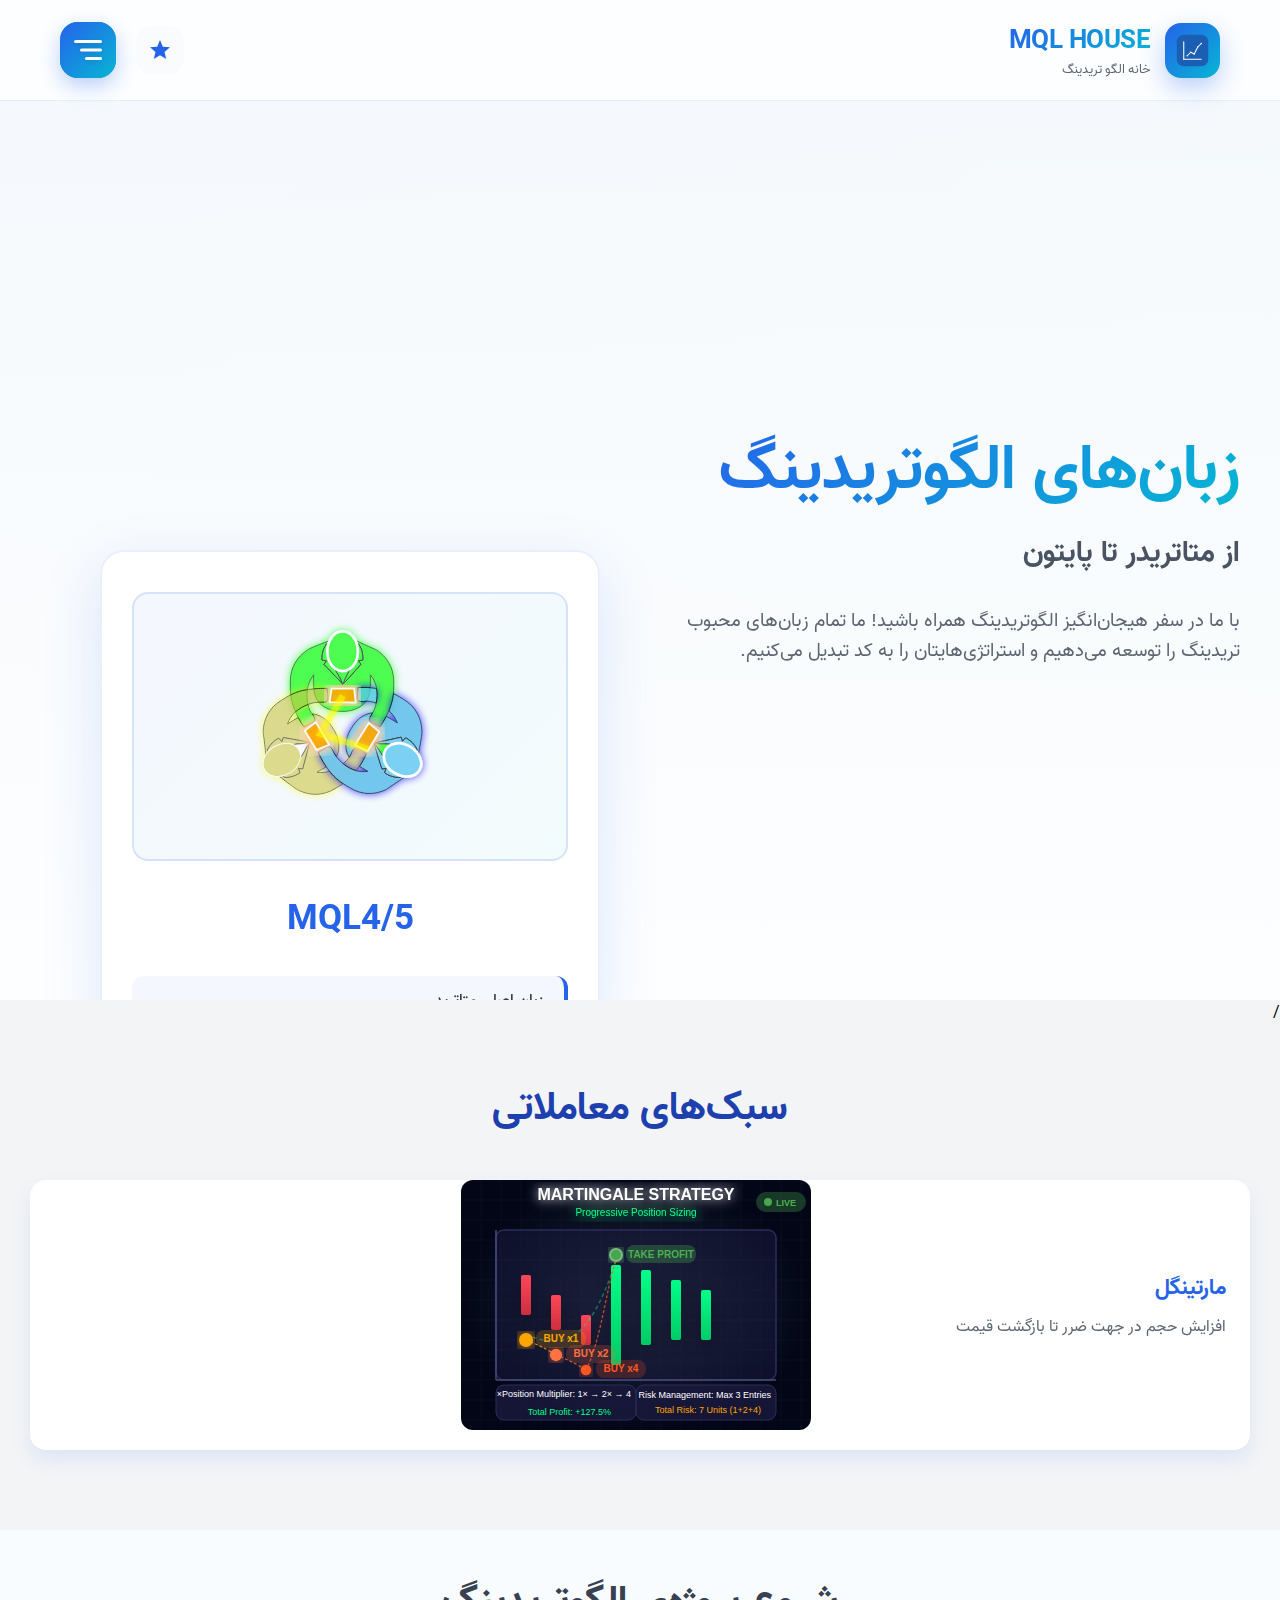
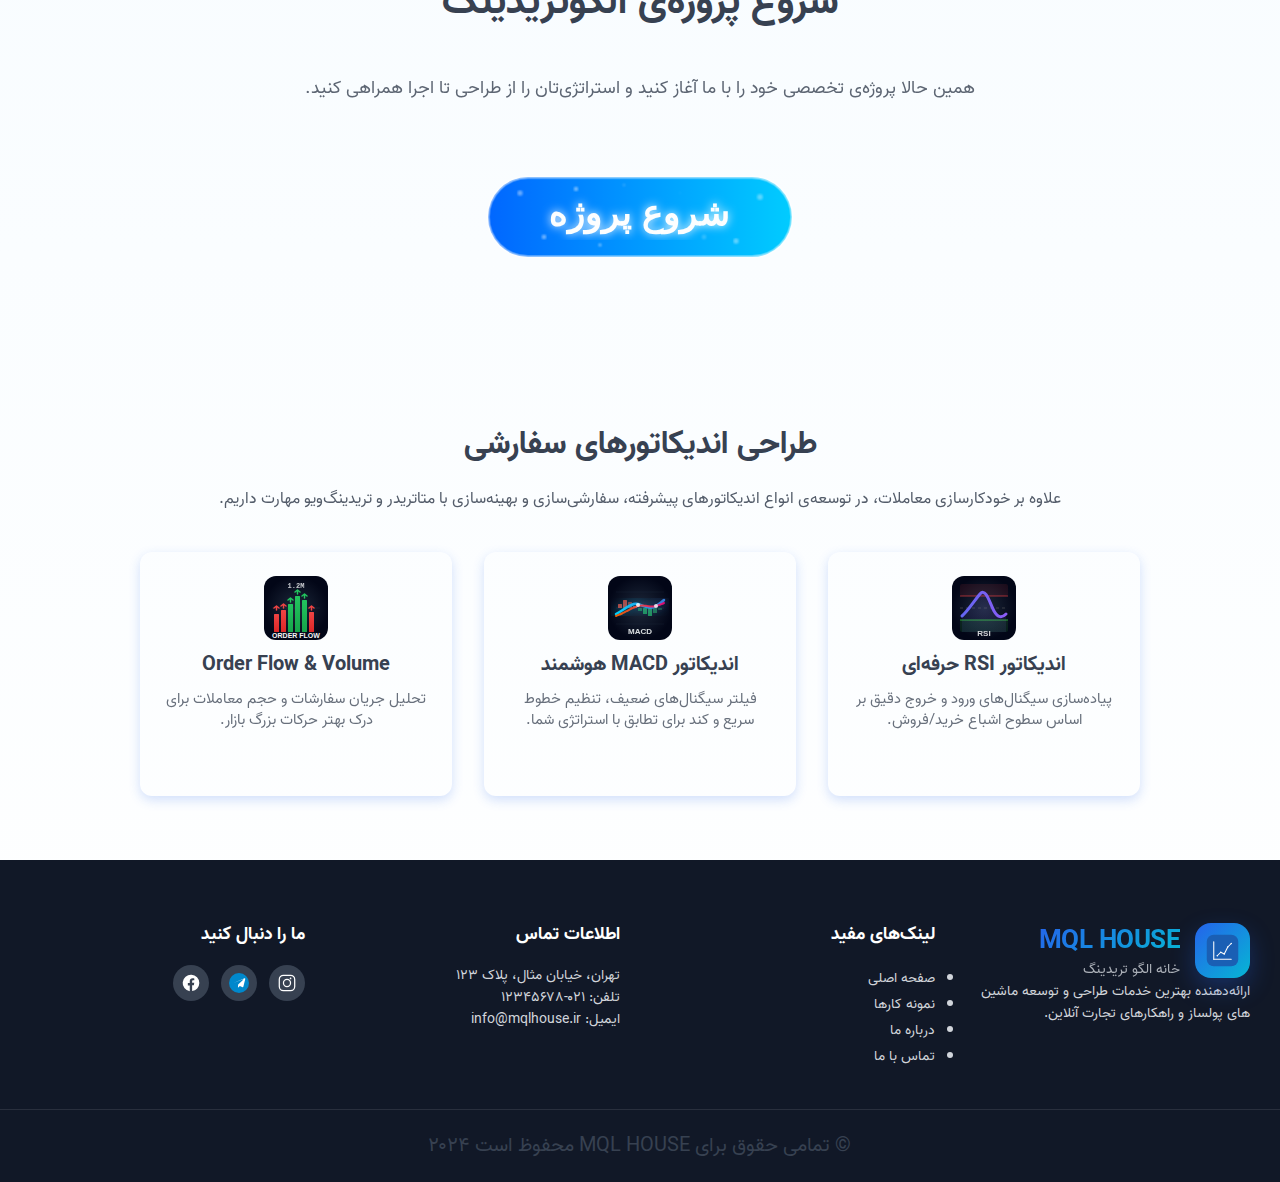
<file: index.html>
<!DOCTYPE html>
<html lang="fa" dir="rtl">
<head>
    <meta charset="UTF-8">
    <meta name="viewport" content="width=device-width, initial-scale=1.0">
    <title>MQL HOUSE - خانه الگو تریدینگ</title>
    <link rel="shortcut icon" href="svg/header-icon.svg" type="image/x-icon">
    <link rel="stylesheet" href="styles.css">
    <link rel="stylesheet" href="hero-section1.css">
    <link rel="stylesheet" href="hero-section2.css">
    <link rel="stylesheet" href="hero-section3.css">
    <link rel="stylesheet" href="footer.css">
    <script src="js/index.js" defer></script>
    <script src="js/section1.js" defer></script>
    <script src="js/section2.js" defer></script>
</head>
<body>
    <header class="header" id="header">
        <div class="container">
            <div class="header-content">
                <!-- Logo -->
                <div class="logo-wrapper" id="logo">
                    <div class="logo-icon">
                        <svg xmlns="" viewBox="0 0 200 200">
                            <rect x="10" y="10" width="180" height="180" rx="40" ry="40" fill="#1a5fb4" />
                            
                            <g stroke="white" stroke-width="6" fill="none">
                                <line x1="50" y1="150" x2="150" y2="150" stroke-linecap="round" />
                                
                                <line x1="50" y1="50" x2="50" y2="150" stroke-linecap="round" />
                                
                                <polyline points="70,130 90,110 110,120 130,80 150,60" 
                                          stroke-linejoin="round" 
                                          stroke-linecap="round" />
                            </g>
                            
                            <g fill="white">
                                <circle cx="70" cy="130" r="4" />
                                <circle cx="90" cy="110" r="4" />
                                <circle cx="110" cy="120" r="4" />
                                <circle cx="130" cy="80" r="4" />
                                <circle cx="150" cy="60" r="4" />
                            </g>
                        </svg>
                    </div>
                    <div class="logo-text">
                        <div class="logo-title">MQL HOUSE</div>
                        <div class="logo-subtitle">خانه الگو تریدینگ</div>
                    </div>
                </div>

                <nav class="nav-wrapper">
                    <ul class="nav-menu" id="navMenu">
                        <div class="nav-indicator" id="navIndicator"></div>
                        <li class="nav-item">
                            <a href="#home" class="nav-link active" data-nav="home">صفحه اصلی</a>
                        </li>
                        <li class="nav-item">
                            <a href="#portfolio" class="nav-link" data-nav="portfolio">نمونه کارها</a>
                        </li>
                        <li class="nav-item">
                            <a href="#about" class="nav-link" data-nav="about">درباره ما</a>
                        </li>
                        <li class="nav-item">
                            <a href="contact-us-page/indexc.html" class="nav-link" data-nav="contact">تماس با ما</a>
                        </li>
                    </ul>
                </nav>

                <!-- Auth Section -->
                <div class="auth-section">
                    <button class="theme-toggle" id="themeToggle">
                        <svg class="sun-icon" viewBox="0 0 24 24">
                            <path d="M12 17.27L18.18 21l-1.64-7.03L22 9.24l-7.19-.61L12 2 9.19 8.63 2 9.24l5.46 4.73L5.82 21z"/>
                        </svg>
                    </button>
                    
                    <div class="auth-buttons">
                        <a href="login-page/indexl.html" class="btn btn-login">
                            <svg viewBox="0 0 24 24" fill="none" stroke="currentColor" stroke-width="2" stroke-linecap="round" stroke-linejoin="round">
                                <path d="M15 3h4a2 2 0 0 1 2 2v14a2 2 0 0 1-2 2h-4"/>
                                <polyline points="10 17 15 12 10 7"/>
                                <line x1="15" y1="12" x2="3" y2="12"/>
                            </svg>
                            <span>ورود</span>
                        </a>
                        <a href="signup-page/indexs.html" class="btn btn-register">
                            <svg viewBox="0 0 24 24" fill="none" stroke="currentColor" stroke-width="2" stroke-linecap="round" stroke-linejoin="round">
                                <path d="M20 21v-2a4 4 0 0 0-4-4H8a4 4 0 0 0-4 4v2"/>
                                <circle cx="12" cy="7" r="4"/>
                            </svg>
                            <span>ثبت نام</span>
                        </a>
                    </div>

                    <button class="hamburger" id="hamburger">
                        <div class="hamburger-lines">
                            <span></span>
                            <span></span>
                            <span></span>
                        </div>
                    </button>
                </div>
            </div>
        </div>
    </header>

    <!-- Mobile Menu -->
    <div class="mobile-menu" id="mobileMenu">
        <ul class="mobile-nav">
            <li><a href="#home" class="nav-link">صفحه اصلی</a></li>
            <li><a href="#portfolio" class="nav-link">نمونه کارها</a></li>
            <li><a href="#about" class="nav-link">درباره ما</a></li>
            <li><a href="indexc.html" class="nav-link">تماس با ما</a></li>
            <li class="mobile-auth">
                <a href="login-page/indexl.html" class="btn btn-login">
                    <svg viewBox="0 0 24 24" fill="none" stroke="currentColor" stroke-width="2" stroke-linecap="round" stroke-linejoin="round">
                        <path d="M15 3h4a2 2 0 0 1 2 2v14a2 2 0 0 1-2 2h-4"/>
                        <polyline points="10 17 15 12 10 7"/>
                        <line x1="15" y1="12" x2="3" y2="12"/>
                    </svg>
                    <span>ورود</span>
                </a>
                <a href="signup-page/indexs.html" class="btn btn-register">
                    <!-- آیکون ثبت‌نام جدید برای موبایل -->
                    <svg viewBox="0 0 24 24" fill="none" stroke="currentColor" stroke-width="2" stroke-linecap="round" stroke-linejoin="round">
                        <path d="M20 21v-2a4 4 0 0 0-4-4H8a4 4 0 0 0-4 4v2"/>
                        <circle cx="12" cy="7" r="4"/>
                    </svg>
                    <span>ثبت نام</span>
                </a>
            </li>
            <li>
                <button class="mobile-theme-toggle" id="mobileThemeToggle">
                    <svg viewBox="0 0 24 24">
                        <path d="M12 17.27L18.18 21l-1.64-7.03L22 9.24l-7.19-.61L12 2 9.19 8.63 2 9.24l5.46 4.73L5.82 21z"/>
                    </svg>
                </button>
            </li>
        </ul>
    </div>

    <!-- Content -->
    <main class="main-content">
        <!-- Programming Languages Section -->
        <section class="hero-section programming-languages" id="home">
            <div class="hero-content">
                <!-- Text Content -->
                <div class="hero-text">
                    <h1 class="hero-title">زبان‌های الگوتریدینگ</h1>
                    <h2 class="hero-subtitle">از متاتریدر تا پایتون</h2>
                    <p class="hero-description">
                        با ما در سفر هیجان‌انگیز الگوتریدینگ همراه باشید! ما تمام زبان‌های محبوب تریدینگ را توسعه می‌دهیم و استراتژی‌هایتان را به کد تبدیل می‌کنیم.
                    </p>
                </div>

                <!-- Cards Container -->
                <div class="cards-container">
                    <!-- MQL4/5 Card -->
                    <div class="language-card active" data-language="mql">
                        <div class="card-icon">
                            <!-- جای آیکون MQL شما -->
                            <?xml version="1.0" encoding="utf-8"?>
                            <!-- Generator: Adobe Illustrator 29.6.1, SVG Export Plug-In . SVG Version: 9.03 Build 0)  -->
                            <svg version="1.1" baseProfile="basic" id="Layer_1"
                              xmlns="http://www.w3.org/2000/svg" xmlns:xlink="http://www.w3.org/1999/xlink" x="0px" y="0px" viewBox="0 0 350 250"
                              xml:space="preserve">
                            <style type="text/css">
                              .st0{fill:#6ABD45;stroke:#000000;stroke-miterlimit:10;}
                              .st1{fill:#75C043;stroke:#000000;stroke-miterlimit:10;}
                              .st2{fill:#FFF2EE;stroke:#000000;stroke-miterlimit:10;}
                              .st3{fill:#86C440;stroke:#FFFFFF;stroke-width:3;stroke-linejoin:round;stroke-miterlimit:10;}
                              .st4{fill:#CCC540;stroke:#000000;stroke-miterlimit:10;}
                              .st5{fill:#FFFFFF;stroke:#000000;stroke-miterlimit:10;}
                              .st6{fill:#CCC540;stroke:#FFFFFF;stroke-miterlimit:10;}
                              .st7{fill:#52C4F1;stroke:#000000;stroke-miterlimit:10;}
                              .st8{fill:#4BB6E8;stroke:#000000;stroke-miterlimit:10;}
                              .st9{fill:#52C4F1;stroke:#FFFFFF;stroke-width:3;stroke-linejoin:round;stroke-miterlimit:10;}
                              .st10{fill:#F7941D;stroke:#FFFFFF;stroke-width:2;stroke-linecap:round;stroke-linejoin:round;stroke-miterlimit:10;}
                            </style>
                            <defs>
                                <filter id="glow-green" x="-35%" y="-35%" width="170%" height="170%">
                                  <feGaussianBlur stdDeviation="5" result="blur"/>
                                  <feFlood flood-color="lime" result="glowColor"/>
                                  <feComposite in="glowColor" in2="blur" operator="in" result="coloredBlur"/>
                                  <feMerge>
                                    <feMergeNode in="coloredBlur"/>
                                    <feMergeNode in="SourceGraphic"/>
                                  </feMerge>
                                </filter>
                                <style>
                                  .st0, .st1, .st2, .st3 { fill: lime; }
                                </style>
                            </defs>
                            <defs>
                                <filter id="glow-YELLOW" x="-35%" y="-35%" width="170%" height="170%">
                                  <feGaussianBlur stdDeviation="5" result="blur"/>
                                  <feFlood flood-color="YELLOW" result="glowColor"/>
                                  <feComposite in="glowColor" in2="blur" operator="in" result="coloredBlur"/>
                                  <feMerge>
                                    <feMergeNode in="coloredBlur"/>
                                    <feMergeNode in="SourceGraphic"/>
                                  </feMerge>
                                </filter>
                                <style>
                                  .st0, .st1, .st2, .st3 { fill: lime; }
                                </style>
                            </defs>
                            <defs>
                                <filter id="glow-BLUE" x="-35%" y="-35%" width="170%" height="170%">
                                  <feGaussianBlur stdDeviation="5" result="blur"/>
                                  <feFlood flood-color="BLUE" result="glowColor"/>
                                  <feComposite in="glowColor" in2="blur" operator="in" result="coloredBlur"/>
                                  <feMerge>
                                    <feMergeNode in="coloredBlur"/>
                                    <feMergeNode in="SourceGraphic"/>
                                  </feMerge>
                                </filter>
                                <style>
                                  .st0, .st1, .st2, .st3 { fill: lime; }
                                </style>
                            </defs>
                              <g filter="url(#glow-green)">
                                <path class="st0" d="M223.63,81.01c-0.02,2.86-0.17,5.35-0.37,7.39c-0.27,2.89-0.62,4.89-0.8,5.77c-1.12,5.69-2.76,9.75-4.16,13.17
                                c-0.03,0.06-0.05,0.13-0.08,0.19c-0.84,2.03-1.83,4.1-2.84,6.08c-2.98,5.78-6.23,10.82-6.92,11.9c-1.69-0.73-4.06-1.81-6.83-3.25
                                c-3.95-2.06-4.65-2.75-5-3.59c-1.1-2.61,1.73-5.78,3-8c0.15-0.27,0.3-0.54,0.45-0.81c1.88-3.48,3.17-7.16,3.95-10.83
                                c1.25-5.75,1.27-11.45,0.47-16.24c-0.18-1.15-0.42-2.25-0.7-3.28c-0.75-2.77-2.35-7.08-6.17-11.84c0.01,4.65,0.31,9.53,0,14.27
                                c-3.98-0.34-8.62-0.49-13.82-0.2c-0.02,1.7-0.1,4.18-0.36,7.18c-0.36,4.06-0.71,5.32,0.05,6.48c0.75,1.12,2.16,1.38,3.32,1.64
                                c2.54,0.59,4.68,0.04,5.08-0.05c0.33-0.08,0.7-0.13,1.11-0.16c-0.45,0.63-0.94,1.25-1.48,1.85c-6.11,6.84-16.28,9.98-25.39,9.51
                                c-9.11,0.47-19.29-2.67-25.4-9.51c-0.19-0.21-0.37-0.43-0.55-0.64c0.39-0.02,0.79-0.04,1.19-0.05c2.55-0.06,6.73,0.71,8.39-1.59
                                c0.53-0.73,0.76-1.69,0.47-6.13c-0.21-3.12-0.52-5.7-0.77-7.53c-1.34-0.02-7.89-0.2-14.75,0.36c-0.45-5.1-0.09-10.4-0.08-15.43
                                c-3.72,4.84-5.27,9.2-6.01,12c-0.37,1.43-0.66,2.86-0.88,4.28c-3.42,0.55-7.42,1.3-12.33,3.11c-0.94,0.35-3.19,1.22-6.27,2.76
                                c-0.26-2.27-0.49-5.26-0.51-8.81c-0.06-7.9-0.1-14.8,3.33-22.67c4.46-10.21,12.02-15.75,15.17-18c2.54-1.81,4.82-2.9,14-6.5
                                c3.19-1.25,7-2.71,11.37-4.33c-0.63,1.25-1.16,2.58-1.57,3.99l-2.2,0.01c-0.91,1.32-1.86,2.93-2.67,4.84
                                c-2.18,5.17-2.23,9.93-2,12.83l5,1c-1,1.22-2,2.45-3,3.67c6.79,7.11,13.57,14.23,20.36,21.34c0.11,0.31,0.25,0.47,0.45,0.48
                                c0.4,0.33,4.88-4.17,20.25-22c-1-1.22-2-2.44-3-3.66l5-1c0.23-2.91,0.18-7.67-2-12.84c-0.81-1.91-1.75-3.52-2.67-4.83l-1.85,0.01
                                c-0.44-1.49-1.02-2.9-1.7-4.21c2.36,1.09,5.91,2.73,10.22,4.7c12.37,5.66,12.67,5.55,14,6.5c3.15,2.25,10.71,7.79,15.17,18
                                C223.73,66.21,223.68,73.11,223.63,81.01z"/>
                                <path class="st0" d="M135.64,118.67c-0.59,1.26-1.86,1.61-5.51,3.42c-2.69,1.33-4.86,2.55-6.33,3.42c-2.6-3.8-4.69-7.4-6.36-10.66
                                c-1.15-2.22-2.1-4.28-2.89-6.12c3.55-3.17,8.33-6.15,13.79-8.16c1.06,4.84,2.76,8.53,4.3,10.1c0.03,0.04,0.09,0.09,0.15,0.16
                                c0.5,0.52,1.81,1.97,2.53,4.16C135.7,116.11,136.21,117.46,135.64,118.67z"/>
                                <path class="st1" d="M128.34,100.56v0.01c-5.46,2.01-10.24,4.99-13.79,8.16c-0.2-0.48-0.4-0.94-0.58-1.39
                                c-1.4-3.42-3.04-7.48-4.17-13.17c-0.14-0.73-0.4-2.23-0.65-4.35c3.08-1.54,5.33-2.41,6.27-2.76c4.91-1.81,8.91-2.56,12.33-3.11
                                C126.85,89.97,127.29,95.81,128.34,100.56z"/>
                                <path class="st1" d="M150.24,90.27c0.29,4.44,0.06,5.4-0.47,6.13c-1.66,2.3-5.84,1.53-8.39,1.59c-0.4,0.01-0.8,0.03-1.19,0.05
                                c-3.63-4.38-5-9.55-5.47-14.94c6.86-0.56,13.41-0.38,14.75-0.36C149.72,84.57,150.03,87.15,150.24,90.27z"/>
                                <path class="st1" d="M187.13,55.67c-15.37,17.83-19.85,22.33-20.25,22c-0.2-0.01-0.34-0.17-0.45-0.48
                                c-6.79-7.11-13.57-14.23-20.36-21.34c1-1.22,2-2.45,3-3.67l-5-1c-0.23-2.9-0.18-7.66,2-12.83c0.81-1.91,1.76-3.52,2.67-4.84
                                l2.2-0.01c0.41-1.41,0.94-2.74,1.57-3.99c3.98-1.47,8.43-3.07,13.29-4.75c5,1.44,10,2.89,15,4.33c0.04,0.02,0.07,0.03,0.11,0.05
                                c0.68,1.31,1.26,2.72,1.7,4.21l1.85-0.01c0.92,1.31,1.86,2.92,2.67,4.83c2.18,5.17,2.23,9.93,2,12.84l-5,1
                                C185.13,53.23,186.13,54.45,187.13,55.67z"/>
                                <path class="st1" d="M197.63,81.94c-0.34,5.32-1.45,10.46-4.62,14.89c-0.41,0.03-0.78,0.08-1.11,0.16
                                c-0.4,0.09-2.54,0.64-5.08,0.05c-1.16-0.26-2.57-0.52-3.32-1.64c-0.76-1.16-0.41-2.42-0.05-6.48c0.26-3,0.34-5.48,0.36-7.18
                                C189.01,81.45,193.65,81.6,197.63,81.94z"/>
                                <path class="st1" d="M189.13,51.01l-5,1c1,1.22,2,2.44,3,3.66c-15.37,17.83-19.85,22.33-20.25,22c-0.23-0.17,0.76-1.88,2.68-5.71
                                c0.73-1.45,1.59-3.2,2.57-5.29c1.46-3.09,2.05-4.54,2.15-5.45v-0.05c0.04-0.32,0.01-0.58-0.08-0.82c-0.02-0.06-0.04-0.11-0.07-0.18
                                c-0.16-0.35-0.4-0.66-0.71-0.94c-2.54-2.24-9.67-2.32-12.9-0.4c-0.41,0.24-0.76,0.53-1.03,0.85c-0.18,0.21-0.32,0.43-0.42,0.67
                                c-0.08,0.18-0.13,0.36-0.15,0.56v0.01c-0.1,1.03,0.6,2.4,2.46,6c2.04,3.98,3.68,7.18,4.75,9.28c0.29,0.58,0.54,1.07,0.75,1.47
                                c-0.15-0.16-0.31-0.32-0.45-0.48c-6.79-7.11-13.57-14.23-20.36-21.34c1-1.22,2-2.45,3-3.67l-5-1c-0.23-2.9-0.18-7.66,2-12.83
                                c0.81-1.91,1.76-3.52,2.67-4.84l2.2-0.01l31.67-0.15l1.85-0.01c0.92,1.31,1.86,2.92,2.67,4.83
                                C189.31,43.34,189.36,48.1,189.13,51.01z"/>
                                <path class="st2" d="M174.28,61.17v0.05c0,1.81-0.98,3.4-2.15,5.45c-0.69,1.22-1.17,2.26-2.13,4.33c-0.15,0.33-0.3,0.65-0.44,0.96
                                c-1.7,3.87-2,5.75-2.68,5.71c-0.2-0.01-0.34-0.17-0.45-0.48c-0.11-0.24-0.2-0.58-0.3-0.99c-0.29-1.04-0.68-2.58-1.63-4.45
                                c-1.13-2.23-1.7-2.29-3.12-4.83c-1.63-2.9-2.63-4.66-2.46-6v-0.01c0.02-0.2,0.07-0.38,0.15-0.56c0.1-0.24,0.24-0.46,0.42-0.67
                                c0.27-0.32,0.62-0.61,1.03-0.85c3.23-1.99,10.35-1.9,12.9,0.4c0.31,0.28,0.55,0.59,0.71,0.94c0.03,0.07,0.05,0.12,0.07,0.18
                                c0.01,0.04,0.02,0.08,0.02,0.12C174.26,60.71,174.28,60.95,174.28,61.17z"/>
                                <path class="st3" d="M183.8,41.42c0,8.68-3.88,16.18-9.52,19.75v0.01c-2.25,1.44-4.79,2.24-7.48,2.24c-2.85,0-5.53-0.9-7.88-2.5
                                v-0.01c-5.42-3.67-9.12-11.02-9.12-19.49c0-2.79,0.4-5.46,1.14-7.92c0.41-1.41,0.94-2.74,1.57-3.99
                                c3.02-6.07,8.29-10.09,14.29-10.09c5.88,0,11.05,3.86,14.11,9.72c0.68,1.31,1.26,2.72,1.7,4.21
                                C183.38,35.85,183.8,38.57,183.8,41.42z"/>
                                <animate attributeName="opacity"
                                        values="1;0.48;1"
                                        dur="3s"
                                        repeatCount="indefinite"/>
                              </g>
                            <g filter="url(#glow-YELLOW)">
                              <path class="st4" d="M159.31,182.31c0.96,0.88,3.71,3.28,8.06,6.18c-1.21,0.84-2.57,1.74-4.07,2.67
                                c-6.72,4.14-12.59,7.77-21.1,8.92c-11.03,1.5-19.7-2.08-23.26-3.6c-2.86-1.23-4.98-2.62-12.82-8.59c-2.72-2.08-5.95-4.57-9.61-7.46
                                c-3.32-2.63-7-5.61-10.97-8.89c-1.36-5.02-2.72-10.05-4.09-15.07c0-0.04-0.01-0.07-0.01-0.11c-0.29-2.59-0.74-6.47-1.3-11.19
                                c-1.59-13.51-1.83-13.71-1.71-15.34c0.28-3.85,1.09-13.2,7.5-22.31c4.94-7.02,10.86-10.56,17.63-14.62
                                c2.06-1.23,3.95-2.25,5.59-3.08c3.08-1.54,5.33-2.41,6.27-2.76c4.91-1.81,8.91-2.56,12.33-3.11c0.37-0.06,0.73-0.12,1.08-0.17
                                c1.91-0.3,3.92-0.53,5.89-0.68c6.86-0.56,13.41-0.38,14.75-0.36c0.25,1.83,0.56,4.41,0.77,7.53c0.29,4.44,0.06,5.4-0.47,6.13
                                c-1.66,2.3-5.84,1.53-8.39,1.59c-0.4,0.01-0.8,0.03-1.19,0.05c-4.16,0.24-8.16,1.16-11.85,2.52v0.01
                                c-5.46,2.01-10.24,4.99-13.79,8.16c-0.71,0.63-1.36,1.26-1.97,1.9c-1.97,2.07-4.83,5.68-6.9,11.41c3.83-2.34,7.7-5.03,11.76-7.19
                                c1.67,3.26,3.76,6.86,6.36,10.66c1.47-0.87,3.64-2.09,6.33-3.42c3.65-1.81,4.92-2.16,5.51-3.42c0.57-1.21,0.06-2.56-0.32-3.68
                                c-0.72-2.19-2.03-3.64-2.53-4.16c0.84,0.05,1.69,0.15,2.55,0.31c9.05,1.68,17.02,8.77,21.36,16.83c5.11,7.54,7.69,17.83,5.03,26.58
                                c-0.45,1.49-1.04,2.86-1.76,4.14c-1.05-1.4-2.02-2.89-2.89-4.46c-1.23-2.24-2.47-6.31-5.27-6.72c-0.9-0.14-1.85,0.1-5.66,2.41
                                c-2.68,1.61-4.83,3.08-6.33,4.15c0.69,1.38,4.4,9.07,8.87,15.66c-3.37,2.19-6.95,4.12-10.29,6.14c6.07,0.66,10.6-0.28,13.38-1.1
                                c0.16-0.05,0.32-0.1,0.48-0.15C154.08,176.95,156.27,179.52,159.31,182.31z"/>
                              <path class="st4" d="M193.45,155.08c-2.61,5.77-5.4,10.52-7.91,14.27c-0.88,1.31-1.72,2.5-2.51,3.57c-0.29,0.4-0.59,0.8-0.9,1.22
                                c-0.2-0.05-0.4-0.11-0.58-0.16c-4.46-1.29-9.55-3.88-14.2-7.66c2.95-2.43,5.28-4.97,6.81-7.17c1.07-1.51,1.75-2.86,2.02-3.91
                                c0.1-0.4,0.6-2.55,2.29-4.54c0.77-0.9,1.65-2.04,2.99-2.18c1.38-0.15,2.34,0.75,5.78,2.93
                                C189.78,153.06,191.95,154.27,193.45,155.08z"/>
                              <path class="st4" d="M83.18,151.13c0.65-1.46,1.53-3.11,2.74-4.79c3.28-4.55,7.32-7.06,9.93-8.38l3.45,3.75
                                c0.52-1.49,1.05-2.98,1.57-4.47c23.22,3.87,29.39,5.36,29.32,5.87c-0.05,0.39-3.75,0.33-12.13,1.23c-5.04,0.54-6.01,0.81-6.59,1.67
                                c-2.31,3.39,3.99,13.37,7.97,12.77c1.24-0.19,1.9-1.27,4.42-5.39c2.97-4.85,5.22-8.5,6.33-10.28c-2.61,9.71-5.23,19.41-7.84,29.12
                                c-1.56-0.22-3.13-0.44-4.69-0.66l1.74,4.79c-2.36,1.71-6.46,4.14-12,4.96c-2.05,0.3-3.92,0.33-5.52,0.23L83.18,151.13z"/>
                              <path class="st5" d="M130.2,143.12c-0.35-0.65-2.37,0.24-7.32,0.8c-2.27,0.26-3.41,0.39-4.8,0.43c-2.69,0.08-4.73,0.06-6.38,1.43
                                c-0.08,0.07-0.14,0.14-0.21,0.24c-2.33,3.46,3.88,13.36,7.97,12.77c1.52-0.22,2.55-2.06,4.42-5.39c1.43-2.53,1.18-3.05,2.5-5.17
                                C128.47,144.86,130.56,143.79,130.2,143.12z"/>
                              <ellipse transform="matrix(0.8545 -0.5195 0.5195 0.8545 -69.7279 75.1519)" class="st6" cx="99.27" cy="162.03" rx="22" ry="17"/>
                              <animate attributeName="opacity"
                                        values="1;0.48;1"
                                        dur="1.5s"
                                        repeatCount="indefinite"/>
                            </g>
                            <g filter="url(#glow-BLUE)">
                              <path class="st7" d="M183.5,95.4c-0.76-1.16-0.41-2.42-0.05-6.48c0.26-3,0.34-5.48,0.36-7.18c5.2-0.29,9.84-0.14,13.82,0.2
                                c2.56,0.22,4.84,0.52,6.82,0.84c0.02,0,0.03,0.01,0.05,0.01c0.8,4.79,0.78,10.49-0.47,16.24c-4.49-1.7-8.5-2.39-11.02-2.2
                                c-0.41,0.03-0.78,0.08-1.11,0.16c-0.4,0.09-2.54,0.64-5.08,0.05C185.66,96.78,184.25,96.52,183.5,95.4z"/>
                              <path class="st8" d="M253.12,144.18c-0.59,3.37-1.31,7.37-2.21,11.94c-0.74-1.18-1.61-2.32-2.59-3.4l1.13-1.87
                                c-0.65-1.47-1.53-3.11-2.74-4.79c-3.29-4.55-7.33-7.07-9.93-8.38l-3.45,3.75c-0.52-1.49-1.05-2.98-1.57-4.47
                                c-9.61,2.1-19.22,4.2-28.83,6.3c-0.32-0.05-0.52-0.02-0.63,0.14c-0.49,0.17,1.03,6.33,8.27,28.73c1.56-0.22,3.13-0.44,4.69-0.66
                                l-1.74,4.79c2.36,1.71,6.45,4.14,12,4.96c2.05,0.31,3.92,0.34,5.52,0.24l0.95-1.59c1.51,0.39,3.01,0.63,4.48,0.73
                                c-2.16,1.46-5.4,3.63-9.33,6.29c-11.26,7.63-11.32,7.94-12.82,8.59c-3.56,1.52-12.23,5.1-23.26,3.6
                                c-8.51-1.16-14.38-4.78-21.1-8.93c-0.92-0.57-1.78-1.12-2.59-1.66c-4.35-2.9-7.1-5.3-8.06-6.18c-3.04-2.79-5.23-5.36-7.05-7.69
                                v-0.01c-0.73-0.94-1.4-1.84-2.03-2.7c-0.52-0.7-1.03-1.43-1.54-2.18c-4.47-6.59-8.18-14.28-8.87-15.66
                                c1.5-1.07,3.65-2.54,6.33-4.15c3.81-2.31,4.76-2.55,5.66-2.41c2.8,0.41,4.04,4.48,5.27,6.72c0.87,1.57,1.84,3.06,2.89,4.46
                                c2.18,2.92,4.7,5.47,7.38,7.63c4.65,3.78,9.74,6.37,14.2,7.66c0.18,0.05,0.38,0.11,0.58,0.16c2.78,0.75,7.09,1.47,12.73,0.72
                                c-3.02-1.82-6.24-3.57-9.32-5.51c2.51-3.75,5.3-8.5,7.91-14.27c-1.5-0.81-3.67-2.02-6.21-3.63c-3.44-2.18-4.4-3.08-5.78-2.93
                                c-1.34,0.14-2.22,1.28-2.99,2.18c-1.69,1.99-2.19,4.14-2.29,4.54c-0.27,1.05-0.95,2.4-2.02,3.91c-1.1-1.68-2-3.54-2.63-5.61
                                c-2.66-8.78-0.05-19.11,5.1-26.66c4.33-8.03,12.29-15.07,21.3-16.74c0.72-0.14,1.44-0.23,2.15-0.28c-0.15,0.27-0.3,0.54-0.45,0.81
                                c-1.27,2.22-4.1,5.39-3,8c0.35,0.84,1.05,1.53,5,3.59c2.77,1.44,5.14,2.52,6.83,3.25c0.69-1.08,3.94-6.12,6.92-11.9
                                c4.22,2.2,8.24,5.01,12.22,7.44c-2.21-5.69-5.12-9.29-7.13-11.37c-0.73-0.75-1.48-1.47-2.25-2.15c0.03-0.06,0.05-0.13,0.08-0.19
                                c1.4-3.42,3.04-7.48,4.16-13.17c0.18-0.88,0.53-2.88,0.8-5.77c1.83,0.89,4.02,2.05,6.46,3.5c6.77,4.06,12.69,7.61,17.63,14.63
                                c6.41,9.11,7.21,18.46,7.5,22.31C255.07,131.95,254.82,134.47,253.12,144.18z"/>
                              <path class="st7" d="M250.91,156.12v0.01c-0.8,4.17-1.74,8.81-2.84,13.84c-3.83,3.52-7.67,7.04-11.5,10.56
                                c-0.03,0.02-0.06,0.04-0.1,0.07c-1.47-0.1-2.97-0.34-4.48-0.73l-0.95,1.59c-1.6,0.1-3.47,0.07-5.52-0.24
                                c-5.55-0.82-9.64-3.25-12-4.96l1.74-4.79c-1.56,0.22-3.13,0.44-4.69,0.66c-7.24-22.4-8.76-28.56-8.27-28.73
                                c0.11-0.16,0.31-0.19,0.63-0.14c9.61-2.1,19.22-4.2,28.83-6.3c0.52,1.49,1.05,2.98,1.57,4.47l3.45-3.75
                                c2.6,1.31,6.64,3.83,9.93,8.38c1.21,1.68,2.09,3.32,2.74,4.79l-1.13,1.87C249.3,153.8,250.17,154.94,250.91,156.12z"/>
                              <path class="st7" d="M246.71,146.06c-3.29-4.55-7.33-7.07-9.93-8.38l-3.45,3.75c-0.52-1.49-1.05-2.98-1.57-4.47
                                c-9.61,2.1-19.22,4.2-28.83,6.3c-0.2,0.05-0.41,0.09-0.61,0.14c-0.01,0-0.01,0-0.02,0c-0.49,0.17,1.03,6.33,8.27,28.73
                                c1.56-0.22,3.13-0.44,4.69-0.66l-1.74,4.79c2.36,1.71,6.45,4.14,12,4.96c2.05,0.31,3.92,0.34,5.52,0.24l0.95-1.59l16.33-27.15
                                l1.13-1.87C248.8,149.38,247.92,147.74,246.71,146.06z M212.52,158.28c-0.72-0.55-1.65-1.81-3.55-4.68
                                c-1.21-1.83-2.22-3.41-3.05-4.74c-0.01-0.02-0.02-0.03-0.03-0.04c-2.26-3.61-3.24-5.38-3.56-5.42c0.45,0.04,1.01,0.08,1.66,0.13
                                c2.35,0.17,5.92,0.44,10.35,0.75c3.92,0.28,5.48,0.39,6.33,0.97c0.03,0.02,0.06,0.04,0.08,0.06c0.04,0.02,0.07,0.05,0.1,0.08
                                c0.06,0.05,0.11,0.1,0.16,0.16c0.05,0.05,0.1,0.12,0.15,0.18c0.28,0.39,0.44,0.87,0.51,1.41c0.4,3.51-3.25,9.79-6.57,11.26
                                c-0.55,0.23-1.1,0.34-1.62,0.28c-0.07-0.01-0.13-0.02-0.19-0.03c-0.25-0.05-0.48-0.15-0.74-0.35
                                C212.54,158.29,212.53,158.29,212.52,158.28z"/>
                              <path class="st2" d="M215.1,158.4c-0.55,0.23-1.1,0.34-1.62,0.28c-0.07-0.01-0.13-0.02-0.19-0.03c-0.04-0.01-0.08-0.02-0.12-0.04
                                c-0.22-0.09-0.43-0.19-0.62-0.31c-0.01-0.01-0.02-0.01-0.03-0.02c-1.55-0.93-2.4-2.6-3.55-4.68c-0.68-1.22-1.32-2.17-2.59-4.07
                                c-0.16-0.23-0.31-0.46-0.46-0.67c-0.01-0.02-0.02-0.03-0.03-0.04c-2.49-3.59-3.98-4.86-3.59-5.42c0.11-0.16,0.31-0.19,0.63-0.14
                                c0.27,0.04,0.62,0.14,1.06,0.27c1.03,0.3,2.54,0.75,4.6,0.91c2.5,0.2,2.84-0.26,5.75-0.16c3.25,0.12,5.25,0.18,6.33,0.97
                                c0.03,0.01,0.06,0.03,0.09,0.05c0.03,0.03,0.06,0.06,0.09,0.09c0.06,0.05,0.11,0.1,0.16,0.16c0.05,0.05,0.1,0.12,0.15,0.18
                                c0.28,0.39,0.44,0.87,0.51,1.41C222.13,150.69,218.47,156.96,215.1,158.4z"/>
                              <path class="st9" d="M252.11,173.6c-3.05,5.02-9.04,7.44-15.64,7c-1.47-0.1-2.97-0.34-4.48-0.73c-2.53-0.64-5.07-1.7-7.51-3.18
                                c-7.41-4.51-11.8-11.71-11.93-18.39c-0.06-2.68,0.56-5.27,1.96-7.57c1.48-2.43,3.65-4.25,6.24-5.42l0.01-0.01
                                c5.96-2.72,14.15-2.06,21.39,2.34c2.38,1.45,4.45,3.18,6.17,5.08c0.98,1.08,1.85,2.22,2.59,3.4v0.01
                                C254.53,161.87,255.23,168.47,252.11,173.6z"/>
                                <animate attributeName="opacity"
                                        values="1;0.48;1"
                                        dur="4s"
                                        repeatCount="indefinite"/>
                            </g>
                            <defs>
                                <filter id="glow-light" x="-20%" y="-20%" width="140%" height="140%">
                                  <feGaussianBlur stdDeviation="6" result="coloredBlur"/>
                                <feMerge>
                                <feMergeNode in="coloredBlur"/>
                                <feMergeNode in="coloredBlur"/>
                                <feMergeNode in="coloredBlur"/>
                                <feMergeNode in="SourceGraphic"/>
                              </feMerge>
                                </filter>
                                <style>
                                  .st10 { fill: orange; }
                                </style>
                              </defs>
                              <defs>
                                <filter id="glow-bolt" x="-30%" y="-30%" width="160%" height="160%">
                                  <feGaussianBlur stdDeviation="3" result="coloredBlur"/>
                                  <feMerge>
                                    <feMergeNode in="coloredBlur"/>
                                    <feMergeNode in="SourceGraphic"/>
                                  </feMerge>
                                </filter>
                                <filter id="glow-light" x="-30%" y="-30%" width="160%" height="160%">
                                  <feGaussianBlur stdDeviation="10" result="coloredBlur"/>
                                  <feMerge>
                                    <feMergeNode in="coloredBlur"/>
                                    <feMergeNode in="SourceGraphic"/>
                                  </feMerge>
                                </filter>
                                <style>
                                  .st10 { fill: orange; }
                                </style>
                              </defs>

                              <!-- مستطیل اول -->
                              <path class="st10" d="M181.33,98.33c-9.67-0.11-19.33-0.22-29-0.33c0.78-5,1.56-10,2.33-15c8.33,0,16.67,0,25,0
                                C180.22,88.11,180.78,93.22,181.33,98.33z" filter="url(#glow-light)">
                                <animate attributeName="opacity" values="1;0.7;1" dur="1.8s" repeatCount="indefinite"/>
                              </path>

                              <!-- مستطیل دوم -->
                              <path class="st10" d="M137.02,120.29c4.93,8.32,9.85,16.63,14.78,24.95c-4.68,1.93-9.35,3.87-14.03,5.8
                                c-4.33-7.12-8.66-14.24-12.99-21.36C128.86,126.55,132.94,123.42,137.02,120.29z" filter="url(#glow-light)">
                                <animate attributeName="opacity" values="1;0.7;1" dur="1.8s" repeatCount="indefinite"/>
                              </path>

                              <!-- مستطیل سوم -->
                              <path class="st10" d="M180.58,145.74c5.12-8.2,10.23-16.4,15.35-24.61c3.87,3.26,7.74,6.52,11.6,9.79
                                c-4.33,7.12-8.66,14.24-12.99,21.36C189.89,150.1,185.24,147.92,180.58,145.74z" filter="url(#glow-light)">
                                <animate attributeName="opacity" values="1;0.7;1" dur="1.8s" repeatCount="indefinite"/>
                              </path>
                              <!-- مستطیل اول -->
                              <path class="st10" d="M181.33,98.33c-9.67-0.11-19.33-0.22-29-0.33c0.78-5,1.56-10,2.33-15c8.33,0,16.67,0,25,0
                                C180.22,88.11,180.78,93.22,181.33,98.33z" filter="url(#glow-light)">
                                <animate attributeName="opacity" values="1;0.7;1" dur="1.8s" repeatCount="indefinite"/>
                              </path>

                              <!-- مستطیل دوم -->
                              <path class="st10" d="M137.02,120.29c4.93,8.32,9.85,16.63,14.78,24.95c-4.68,1.93-9.35,3.87-14.03,5.8
                                c-4.33-7.12-8.66-14.24-12.99-21.36C128.86,126.55,132.94,123.42,137.02,120.29z" filter="url(#glow-light)">
                                <animate attributeName="opacity" values="1;0.7;1" dur="1.8s" repeatCount="indefinite"/>
                              </path>

                              <!-- مستطیل سوم -->
                              <path class="st10" d="M180.58,145.74c5.12-8.2,10.23-16.4,15.35-24.61c3.87,3.26,7.74,6.52,11.6,9.79
                                c-4.33,7.12-8.66,14.24-12.99,21.36C189.89,150.1,185.24,147.92,180.58,145.74z" filter="url(#glow-light)">
                                <animate attributeName="opacity" values="1;0.7;1" dur="1.8s" repeatCount="indefinite"/>
                              </path>
                            <polyline id="bolt-1" points="167,91 142,133 195,150"
                                fill="none"
                                stroke="yellow"
                                stroke-width="5"
                                filter="url(#glow-bolt)">
                                <animate attributeName="opacity" values="0;.85;0" keyTimes="0;0.15;1" dur="2.4s" repeatCount="indefinite" begin="0s"/>
                                <animate attributeName="stroke-width" values="3;8;3" keyTimes="0;0.15;1" dur="2.4s" repeatCount="indefinite" begin="0s"/>
                              </polyline>
                              <polyline id="bolt-2" points="195,150 167,91 142,133"
                                fill="none"
                                stroke="yellow"
                                stroke-width="5"
                                opacity="0">
                                <animate attributeName="opacity" values="0;0;.85;0" keyTimes="0;0.25;0.4;1" dur="2.4s" repeatCount="indefinite" begin="0.8s"/>
                                <animate attributeName="stroke-width" values="3;3;8;3" keyTimes="0;0.25;0.4;1" dur="2.4s" repeatCount="indefinite" begin="0.8s"/>
                                <animate attributeName="stroke" values="yellow;white;yellow" dur="2.4s" repeatCount="indefinite" begin="0.8s"/>
                              </polyline>
                              
                            </svg>
                        </div>
                        <h3>MQL4/5</h3>
                        <ul class="features-list">
                            <li>زبان اصلی متاتریدر</li>
                            <li>ساخت اکسپرت ادوایزر</li>
                            <li>اندیکاتورهای سفارشی</li>
                            <li>اسکریپت‌های تریدینگ</li>
                        </ul>
                    </div>

                    <!-- Pine Script Card -->
                    <div class="language-card" data-language="pine">
                        <div class="card-icon">
                            <svg width="360" height="360" viewBox="0 0 400 350" preserveAspectRatio="xMidYMid meet" xmlns="http://www.w3.org/2000/svg" xmlns:xlink="http://www.w3.org/1999/xlink">
                              <!-- تعاریف clip-path برای انیمیشن تایپ از چپ به راست -->
                              <defs>
                                <!-- Clip برای خط ۱ -->
                                <clipPath id="clip-line1">
                                  <rect x="0" y="0" width="0" height="350">
                                    <animate attributeName="width" from="0" to="400" dur="2.5s" begin="0s;25s" fill="freeze" repeatCount="indefinite" calcMode="linear"/>
                                  </rect>
                                </clipPath>
                                <!-- Clip برای خط ۲ -->
                                <clipPath id="clip-line2">
                                  <rect x="0" y="0" width="0" height="350">
                                    <animate attributeName="width" from="0" to="400" dur="2.5s" begin="2.5s;27.5s" fill="freeze" repeatCount="indefinite" calcMode="linear"/>
                                  </rect>
                                </clipPath>
                                <!-- Clip برای خط ۳ -->
                                <clipPath id="clip-line3">
                                  <rect x="0" y="0" width="0" height="350">
                                    <animate attributeName="width" from="0" to="400" dur="2.5s" begin="5s;30s" fill="freeze" repeatCount="indefinite" calcMode="linear"/>
                                  </rect>
                                </clipPath>
                                <!-- Clip برای خط ۴ (پاراگراف جدید) -->
                                <clipPath id="clip-line4">
                                  <rect x="0" y="0" width="0" height="350">
                                    <animate attributeName="width" from="0" to="400" dur="2.5s" begin="7.5s;32.5s" fill="freeze" repeatCount="indefinite" calcMode="linear"/>
                                  </rect>
                                </clipPath>
                                <!-- Clip برای خط ۵ (پاراگراف جدید) -->
                                <clipPath id="clip-line5">
                                  <rect x="0" y="0" width="0" height="350">
                                    <animate attributeName="width" from="0" to="400" dur="2.5s" begin="10s;35s" fill="freeze" repeatCount="indefinite" calcMode="linear"/>
                                  </rect>
                                </clipPath>
                                <!-- Clip برای خط ۶ (پاراگراف جدید) -->
                                <clipPath id="clip-line6">
                                  <rect x="0" y="0" width="0" height="350">
                                    <animate attributeName="width" from="0" to="400" dur="2.5s" begin="12.5s;37.5s" fill="freeze" repeatCount="indefinite" calcMode="linear"/>
                                  </rect>
                                </clipPath>
                                <!-- گرادیان برای خورشید مدرن -->
                                <radialGradient id="sunGradient" cx="50%" cy="50%" r="50%" fx="50%" fy="50%">
                                  <stop offset="0%" stop-color="#FFFF00" />
                                  <stop offset="100%" stop-color="#FFA500" />
                                </radialGradient>
                              </defs>
                            
                              <!-- گروه کلی برای scale و translate برای центریрование بهتر با محتوای اضافی -->
                              <g transform="scale(0.85) translate(30, 30)">
                            
                                <!-- گروه کد بدون background (فقط متن‌ها با opacity نیمه‌شفاف) -->
                                <g opacity="0.4">
                                  <!-- خط کد ۱: ظاهر شدن از چپ به راست با clip، محو شدن کند – موقعیت وسط‌تر (x=100) -->
                                  <g clip-path="url(#clip-line1)" opacity="1">
                                    <text x="270" y="50" font-size="12" fill="#00FF00" font-family="monospace">
                                      study("My Indicator", overlay=true);
                                    </text>
                                  </g>
                                  <animate xlink:href="#clip-line1 + text" attributeName="opacity" from="1" to="0" dur="3s" begin="15s;40s" fill="freeze" repeatCount="indefinite"/>
                            
                                  <!-- خط کد ۲: ظاهر شدن از چپ به راست با clip، محو شدن کند – موقعیت وسط‌تر (x=100) -->
                                  <g clip-path="url(#clip-line2)" opacity="1">
                                    <text x="270" y="70" font-size="12" fill="#00FF00" font-family="monospace">
                                      if (close > open) { plot(close, color=color.green); }
                                    </text>
                                  </g>
                                  <animate xlink:href="#clip-line2 + text" attributeName="opacity" from="1" to="0" dur="3s" begin="15s;40s" fill="freeze" repeatCount="indefinite"/>
                            
                                  <!-- خط کد ۳: ظاهر شدن از چپ به راست با clip، محو شدن کند – موقعیت وسط‌تر (x=100) -->
                                  <g clip-path="url(#clip-line3)" opacity="1">
                                    <text x="270" y="90" font-size="12" fill="#00FF00" font-family="monospace">
                                      sma = ta.sma(close, 14); plot(sma, linewidth=2);
                                    </text>
                                  </g>
                                  <animate xlink:href="#clip-line3 + text" attributeName="opacity" from="1" to="0" dur="3s" begin="15s;40s" fill="freeze" repeatCount="indefinite"/>
                            
                                  <!-- پاراگراف جدید: خط کد ۴ -->
                                  <g clip-path="url(#clip-line4)" opacity="1">
                                    <text x="270" y="120" font-size="12" fill="#00FF00" font-family="monospace">
                                      rsi = ta.rsi(close, 14);
                                    </text>
                                  </g>
                                  <animate xlink:href="#clip-line4 + text" attributeName="opacity" from="1" to="0" dur="3s" begin="15s;40s" fill="freeze" repeatCount="indefinite"/>
                            
                                  <!-- پاراگراف جدید: خط کد ۵ -->
                                  <g clip-path="url(#clip-line5)" opacity="1">
                                    <text x="270" y="140" font-size="12" fill="#00FF00" font-family="monospace">
                                      if (rsi > 70) { alert("Overbought!"); }
                                    </text>
                                  </g>
                                  <animate xlink:href="#clip-line5 + text" attributeName="opacity" from="1" to="0" dur="3s" begin="15s;40s" fill="freeze" repeatCount="indefinite"/>
                            
                                  <!-- پاراگراف جدید: خط کد ۶ -->
                                  <g clip-path="url(#clip-line6)" opacity="1">
                                    <text x="270" y="160" font-size="12" fill="#00FF00" font-family="monospace">
                                      plot(rsi, color=color.purple, style=plot.style_line);
                                    </text>
                                  </g>
                                  <animate xlink:href="#clip-line6 + text" attributeName="opacity" from="1" to="0" dur="3s" begin="15s;40s" fill="freeze" repeatCount="indefinite"/>
                                </g>
                                
                                <g clip-path="url(#clip-line1)" opacity="1">
                                  <text x="270" y="50" font-size="12" fill="#00FF00" font-family="monospace">
                                    study("My Indicator", overlay=true);
                                  </text>
                                </g>
                                <animate xlink:href="#clip-line1 + text" attributeName="opacity" from="1" to="0" dur="3s" begin="15s;40s" fill="freeze" repeatCount="indefinite"/>
                          
                                <!-- خط کد ۲: ظاهر شدن از چپ به راست با clip، محو شدن کند – موقعیت وسط‌تر (x=100) -->
                                <g clip-path="url(#clip-line2)" opacity="1">
                                  <text x="270" y="70" font-size="12" fill="#00FF00" font-family="monospace">
                                    if (close > open) { plot(close, color=color.green); }
                                  </text>
                                </g>
                                <animate xlink:href="#clip-line2 + text" attributeName="opacity" from="1" to="0" dur="3s" begin="15s;40s" fill="freeze" repeatCount="indefinite"/>
                          
                                <!-- خط کد ۳: ظاهر شدن از چپ به راست با clip، محو شدن کند – موقعیت وسط‌تر (x=100) -->
                                <g clip-path="url(#clip-line3)" opacity="1">
                                  <text x="270" y="90" font-size="12" fill="#00FF00" font-family="monospace">
                                    sma = ta.sma(close, 14); plot(sma, linewidth=2);
                                  </text>
                                </g>
                                <animate xlink:href="#clip-line3 + text" attributeName="opacity" from="1" to="0" dur="3s" begin="15s;40s" fill="freeze" repeatCount="indefinite"/>


                                <!-- عناصر ثابت درخت (بدون تغییر داخلی) -->
                                <path d="M 200 150 L 100 250 L 300 250 Z" fill="#008000"/>  
                                <path d="M 200 100 L 120 200 L 280 200 Z" fill="#00A651"/>
                                <path d="M 130 200 L 175 180 L 220 220 L 270 200" fill="none" stroke="#FFFFFF" stroke-width="20" stroke-linecap="round" stroke-linejoin="round"/>
                                <circle cx="175" cy="180" r="17" fill="#FFFFFF"/>
                                <circle cx="225" cy="220" r="17" fill="#FFFFFF"/>
                            
                                <!-- گروه خورشید مدرن در سمت راست و بالاتر با انیمیشن (بدون تغییر داخلی) -->
                                <g transform="translate(350, 30)">
                                  <!-- دایره اصلی خورشید با گرادیان و انیمیشن pulsate -->
                                  <circle cx="0" cy="0" r="25" fill="url(#sunGradient)" stroke="#FF4500" stroke-width="1">
                                    <animateTransform attributeName="transform" type="scale" from="1" to="1.1" dur="2s" values="1;1.1;1" repeatCount="indefinite" additive="sum"/>
                                  </circle>
                                  
                                  <!-- گروه پرتوها با انیمیشن چرخش – ۱۰ پرتو منظم (هر ۳۶ درجه)، یکی در میان بلند و کوتاه -->
                                  <g opacity="0.8">
                                    <animateTransform attributeName="transform" type="rotate" from="0" to="360" dur="10s" repeatCount="indefinite"/>
                                    
                                    <!-- پرتو ۱: بلند (زاویه ۰ درجه، بالا) -->
                                    <line x1="0" y1="-35" x2="0" y2="-50" stroke="#FFA500" stroke-width="3" stroke-linecap="round" opacity="0.7"/>
                                    
                                    <!-- پرتو ۲: کوتاه (زاویه ۳۶ درجه) -->
                                    <line x1="20.5" y1="-30.9" x2="29.4" y2="-44.1" stroke="#FFA500" stroke-width="3" stroke-linecap="round" opacity="0.5"/>
                                    
                                    <!-- پرتو ۳: بلند (زاویه ۷۲ درجه) -->
                                    <line x1="33.8" y1="-16.5" x2="48.3" y2="-23.6" stroke="#FFA500" stroke-width="3" stroke-linecap="round" opacity="0.7"/>
                                    
                                    <!-- پرتو ۴: کوتاه (زاویه ۱۰۸ درجه) -->
                                    <line x1="33.8" y1="16.5" x2="48.3" y2="23.6" stroke="#FFA500" stroke-width="3" stroke-linecap="round" opacity="0.5"/>
                                    
                                    <!-- پرتو ۵: بلند (زاویه ۱۴۴ درجه) -->
                                    <line x1="20.5" y1="30.9" x2="29.4" y2="44.1" stroke="#FFA500" stroke-width="3" stroke-linecap="round" opacity="0.7"/>
                                    
                                    <!-- پرتو ۶: کوتاه (زاویه ۱۸۰ درجه، پایین) -->
                                    <line x1="0" y1="35" x2="0" y2="50" stroke="#FFA500" stroke-width="3" stroke-linecap="round" opacity="0.5"/>
                                    
                                    <!-- پرتو ۷: بلند (زاویه ۲۱۶ درجه) -->
                                    <line x1="-20.5" y1="30.9" x2="-29.4" y2="44.1" stroke="#FFA500" stroke-width="3" stroke-linecap="round" opacity="0.7"/>
                                    
                                    <!-- پرتو ۸: کوتاه (زاویه ۲۵۲ درجه) -->
                                    <line x1="-33.8" y1="16.5" x2="-48.3" y2="23.6" stroke="#FFA500" stroke-width="3" stroke-linecap="round" opacity="0.5"/>
                                    
                                    <!-- پرتو ۹: بلند (زاویه ۲۸۸ درجه) -->
                                    <line x1="-33.8" y1="-16.5" x2="-48.3" y2="-23.6" stroke="#FFA500" stroke-width="3" stroke-linecap="round" opacity="0.7"/>
                                    
                                    <!-- پرتو ۱۰: کوتاه (زاویه ۳۲۴ درجه) -->
                                    <line x1="-20.5" y1="-30.9" x2="-29.4" y2="-44.1" stroke="#FFA500" stroke-width="3" stroke-linecap="round" opacity="0.5"/>
                                  </g>
                                </g>
                              </g>
                            </svg>                                                
                        </div>
                        <h3>Pine Script</h3>
                        <ul class="features-list">
                            <li>زبان تریدینگ‌ویو</li>
                            <li>استراتژی‌های قدرتمند</li>
                            <li>اندیکاتورهای پیشرفته</li>
                            <li>بک‌تست دقیق</li>
                        </ul>
                    </div>

                    <!-- C# Card -->
                    <div class="language-card" data-language="csharp">
                        <div class="card-icon">
                            <svg width="360" height="360" viewBox="0 0 360 360" xmlns="http://www.w3.org/2000/svg" xmlns:xlink="http://www.w3.org/1999/xlink">
                              <defs>
                                <!-- گرادیانت‌ها (بدون تغییر) -->
                                <linearGradient id="purpleGradient" x1="0%" y1="0%" x2="100%" y2="100%">
                                  <stop offset="0%" style="stop-color:#9B59B6;stop-opacity:1" />
                                  <stop offset="100%" style="stop-color:#8E44AD;stop-opacity:1" />
                                </linearGradient>
                                
                                <linearGradient id="bgGradient" x1="0%" y1="0%" x2="100%" y2="100%">
                                  <stop offset="0%" style="stop-color:#68217A;stop-opacity:1" />
                                  <stop offset="100%" style="stop-color:#512BD4;stop-opacity:1" />
                                </linearGradient>
                                
                                <linearGradient id="shineGradient" x1="0%" y1="0%" x2="100%" y2="100%">
                                  <stop offset="0%" style="stop-color:#ffffff;stop-opacity:0.3" />
                                  <stop offset="50%" style="stop-color:#ffffff;stop-opacity:0.1" />
                                  <stop offset="100%" style="stop-color:#ffffff;stop-opacity:0" />
                                </linearGradient>
                                
                                <linearGradient id="rotatingLightGradient" x1="0%" y1="0%" x2="100%" y2="0%">
                                  <stop offset="0%" style="stop-color:#9B59B6;stop-opacity:0" />
                                  <stop offset="30%" style="stop-color:#9B59B6;stop-opacity:0.5" />
                                  <stop offset="50%" style="stop-color:#ffffff;stop-opacity:1" />
                                  <stop offset="70%" style="stop-color:#9B59B6;stop-opacity:0.5" />
                                  <stop offset="100%" style="stop-color:#9B59B6;stop-opacity:0" />
                                </linearGradient>
                                
                                <!-- فیلترها (بدون تغییر) -->
                                <filter id="shadow" x="-50%" y="-50%" width="200%" height="200%">
                                  <feDropShadow dx="0" dy="6" stdDeviation="10" flood-opacity="0.4"/>
                                </filter>
                                
                                <filter id="innerShadow">
                                  <feGaussianBlur in="SourceAlpha" stdDeviation="3"/>
                                  <feOffset dx="0" dy="2" result="offsetblur"/>
                                  <feFlood flood-color="#000000" flood-opacity="0.3"/>
                                  <feComposite in2="offsetblur" operator="in"/>
                                  <feMerge>
                                    <feMergeNode/>
                                    <feMergeNode in="SourceGraphic"/>
                                  </feMerge>
                                </filter>
                                
                                <filter id="glow">
                                  <feGaussianBlur stdDeviation="6" result="coloredBlur"/>
                                  <feMerge>
                                    <feMergeNode in="coloredBlur"/>
                                    <feMergeNode in="SourceGraphic"/>
                                  </feMerge>
                                </filter>
                                
                                <filter id="rotatingGlow">
                                  <feGaussianBlur stdDeviation="4" result="coloredBlur"/>
                                  <feMerge>
                                    <feMergeNode in="coloredBlur"/>
                                    <feMergeNode in="SourceGraphic"/>
                                  </feMerge>
                                </filter>
                                
                                <filter id="strongGlow">
                                  <feGaussianBlur stdDeviation="8" result="coloredBlur"/>
                                  <feMerge>
                                    <feMergeNode in="coloredBlur"/>
                                    <feMergeNode in="SourceGraphic"/>
                                  </feMerge>
                                </filter>
                              </defs>
                              
                              <!-- هگزاگون اصلی با نور چرخان (بدون تغییر) -->
                              <g filter="url(#shadow)">
                                <path d="M 180 60 L 280 117.5 L 280 242.5 L 180 300 L 80 242.5 L 80 117.5 Z" 
                                      fill="#000" opacity="0.2" transform="translate(0,4)" />
                                <path d="M 180 60 L 280 117.5 L 280 242.5 L 180 300 L 80 242.5 L 80 117.5 Z" 
                                      fill="url(#bgGradient)" />
                                <path d="M 180 60 L 280 117.5 L 280 180 L 180 237.5 L 80 180 L 80 117.5 Z" 
                                      fill="url(#shineGradient)" />
                                <path d="M 180 60 L 280 117.5 L 280 242.5 L 180 300 L 80 242.5 L 80 117.5 Z" 
                                      fill="none" stroke="#9B59B6" stroke-width="2" opacity="0.8" />
                                <path d="M 180 60 L 280 117.5 L 280 242.5 L 180 300 L 80 242.5 L 80 117.5 Z" 
                                      fill="none" stroke="url(#rotatingLightGradient)" stroke-width="8" opacity="1" filter="url(#rotatingGlow)"
                                      stroke-dasharray="720" stroke-dashoffset="0">
                                  <animate attributeName="stroke-dashoffset" from="0" to="-720" dur="5s" repeatCount="indefinite" />
                                </path>
                              </g>
                              
                              <!-- حرف C با هاله انیمیشنی (بدون تغییر) -->
                              <g filter="url(#glow)">
                                <path d="M 210 130 Q 160 110, 120 140 Q 100 160, 100 180 Q 100 200, 120 220 Q 160 250, 210 230" 
                                      fill="none" stroke="white" stroke-width="22" stroke-linecap="round" />
                                <path d="M 210 130 Q 160 110, 120 140 Q 100 160, 100 180 Q 100 200, 120 220 Q 160 250, 210 230" 
                                      fill="none" stroke="#000" stroke-width="20" stroke-linecap="round" opacity="0.2" 
                                      transform="translate(0,2)" />
                                <path d="M 210 130 Q 160 110, 120 140 Q 100 160, 100 180 Q 100 200, 120 220 Q 160 250, 210 230" 
                                      fill="none" stroke="#ffffff" stroke-width="28" stroke-linecap="round" opacity="0" filter="url(#strongGlow)">
                                  <animate attributeName="opacity" values="0;0.8;0" dur="3s" repeatCount="indefinite" />
                                </path>
                              </g>
                              
                              <!-- علامت # با هاله انیمیشنی (بدون تغییر) -->
                              <g id="sharp" fill="white" filter="url(#glow)">
                                <rect x="220" y="140" width="12" height="80" rx="2" />
                                <rect x="248" y="140" width="12" height="80" rx="2" />
                                <rect x="210" y="165" width="60" height="12" rx="2" />
                                <rect x="210" y="193" width="60" height="12" rx="2" />
                                <g fill="#000" opacity="0.2">
                                  <rect x="220" y="142" width="12" height="80" rx="2" />
                                  <rect x="248" y="142" width="12" height="80" rx="2" />
                                  <rect x="210" y="167" width="60" height="12" rx="2" />
                                  <rect x="210" y="195" width="60" height="12" rx="2" />
                                </g>
                                <g fill="#ffffff" opacity="0" filter="url(#strongGlow)">
                                  <rect x="220" y="140" width="12" height="80" rx="2" />
                                  <rect x="248" y="140" width="12" height="80" rx="2" />
                                  <rect x="210" y="165" width="60" height="12" rx="2" />
                                  <rect x="210" y="193" width="60" height="12" rx="2" />
                                  <animate attributeName="opacity" values="0;0.8;0" dur="2.5s" repeatCount="indefinite" />
                                </g>
                              </g>
                              
                              <!-- عناصر کد (با اضافه شدن کدهای جدید) -->
                              <g font-family="Consolas, monospace" fill="white" opacity="0.6">
                                <!-- کدهای موجود (بدون تغییر) -->
                                <text x="30" y="40" font-size="12">
                                  <tspan fill="#569CD6">using</tspan>
                                  <tspan> System;</tspan>
                                </text>
                                <text x="30" y="55" font-size="12">
                                  <tspan fill="#569CD6">using</tspan>
                                  <tspan> System.Linq;</tspan>
                                </text>
                                <text x="30" y="320" font-size="12">
                                  <tspan fill="#569CD6">public</tspan>
                                  <tspan fill="#569CD6"> class</tspan>
                                  <tspan fill="#4EC9B0"> Program</tspan>
                                  <tspan> { }</tspan>
                                </text>
                                <text x="260" y="40" font-size="12">
                                  <tspan fill="#569CD6">static</tspan>
                                  <tspan fill="#569CD6"> void</tspan>
                                  <tspan fill="#DCDCAA"> Main</tspan>
                                  <tspan>()</tspan>
                                </text>
                                
                                <!-- کدهای جدید اضافه‌شده (جدا از موجودها) -->
                                <text x="30" y="70" font-size="12"> <!-- namespace جدید در سمت چپ بالا -->
                                  <tspan fill="#569CD6">namespace</tspan>
                                  <tspan fill="#4EC9B0"> MyApp</tspan>
                                  <tspan>;</tspan>
                                </text>
                                <text x="260" y="55" font-size="12"> <!-- براکت باز Main در سمت راست بالا -->
                                  <tspan>{</tspan>
                                </text>
                                <text x="270" y="70" font-size="12"> <!-- متغیر ساده داخل Main -->
                                  <tspan fill="#569CD6">int</tspan>
                                  <tspan> x = </tspan>
                                  <tspan fill="#B5CEA8">5</tspan>
                                  <tspan>;</tspan>
                                </text>
                                <text x="270" y="85" font-size="12"> <!-- دستور خروجی داخل Main -->
                                  <tspan fill="#4EC9B0">Console</tspan>
                                  <tspan>.</tspan>
                                  <tspan fill="#DCDCAA">WriteLine</tspan>
                                  <tspan>(</tspan>
                                  <tspan fill="#D69D85">"Hello C#!"</tspan>
                                  <tspan>);</tspan>
                                </text>
                                <text x="260" y="100" font-size="12"> <!-- براکت بسته Main -->
                                  <tspan>}</tspan>
                                </text>
                                <text x="30" y="335" font-size="12"> <!-- یک کد اضافی در پایین برای تعادل -->
                                  <tspan fill="#569CD6">var</tspan>
                                  <tspan> result = x * </tspan>
                                  <tspan fill="#B5CEA8">2</tspan>
                                  <tspan>;</tspan>
                                </text>
                              </g>
                              
                              <!-- نقاط نورانی .NET (انیمیشن چشمک‌زدن نگه داشته شده - بدون تغییر) -->
                              <g id="dotnet-dots">
                                <circle cx="180" cy="30" r="4" fill="#512BD4">
                                  <animate attributeName="opacity" values="0.4;1;0.4" dur="2s" repeatCount="indefinite" />
                                </circle>
                                <circle cx="60" cy="90" r="3" fill="#9B59B6">
                                  <animate attributeName="opacity" values="0.4;1;0.4" dur="2.5s" repeatCount="indefinite" />
                                </circle>
                                <circle cx="300" cy="90" r="3" fill="#9B59B6">
                                  <animate attributeName="opacity" values="0.4;1;0.4" dur="3s" repeatCount="indefinite" />
                                </circle>
                                <circle cx="60" cy="270" r="3" fill="#9B59B6">
                                  <animate attributeName="opacity" values="0.4;1;0.4" dur="2.8s" repeatCount="indefinite" />
                                </circle>
                                <circle cx="300" cy="270" r="3" fill="#9B59B6">
                                  <animate attributeName="opacity" values="0.4;1;0.4" dur="2.3s" repeatCount="indefinite" />
                                </circle>
                                <circle cx="180" cy="330" r="4" fill="#512BD4">
                                  <animate attributeName="opacity" values="0.4;1;0.4" dur="2.6s" repeatCount="indefinite" />
                                </circle>
                              </g>
                              
                              <!-- براکت‌های تزئینی (بدون تغییر) -->
                              <g font-family="Consolas" font-size="30" fill="#512BD4" opacity="0.3">
                                <text x="20" y="180">{</text>
                                <text x="320" y="180">}</text>
                              </g>
                            </svg>
                                                                                                                                          
                        </div>
                        <h3>C#</h3>
                        <ul class="features-list">
                            <li>cTrader و NinjaTrader</li>
                            <li>الگوریتم‌های پیچیده</li>
                            <li>سیستم‌های ترید</li>
                            <li>ابزارهای تحلیل</li>
                        </ul>
                    </div>

                    <!-- Python Card -->
                    <div class="language-card" data-language="python">
                        <div class="card-icon">
                            <svg width="320" height="320" viewBox="0 0 32 32" fill="none"
                            xmlns="http://www.w3.org/2000/svg">
                            <defs>                              
                              <radialGradient id="halo" cx="50%" cy="50%" r="55%">
                                <stop offset="0%" stop-color="#fff1" />
                                <stop offset="90%" stop-color="transparent"/>
                              </radialGradient>
                              <filter id="glow-blue" x="-20%" y="-20%" width="150%" height="150%">
                                <feGaussianBlur in="SourceGraphic" stdDeviation="1.6" result="blur"/>
                                <feFlood flood-color="#71daff" flood-opacity="1" result="flood"/>
                                <feComposite in="flood" in2="blur" operator="in" result="glow"/>
                                <feMerge>
                                  <feMergeNode in="glow"/>
                                  <feMergeNode in="SourceGraphic"/>
                                </feMerge>
                              </filter>
                              <filter id="glow-yellow" x="-20%" y="-20%" width="150%" height="150%">
                                <feGaussianBlur in="SourceGraphic" stdDeviation="1.6" result="blur"/>
                                <feFlood flood-color="#FAF39C" flood-opacity="1" result="flood"/>
                                <feComposite in="flood" in2="blur" operator="in" result="glow"/>
                                <feMerge>
                                  <feMergeNode in="glow"/>
                                  <feMergeNode in="SourceGraphic"/>
                                </feMerge>
                              </filter>
                              <linearGradient id="paint0_linear" x1="12.4809" y1="2" x2="12.4809" y2="22.7407" gradientUnits="userSpaceOnUse">
                                <stop stop-color="#327EBD"/>
                                <stop offset="1" stop-color="#1565A7"/>
                              </linearGradient>
                              <linearGradient id="paint1_linear" x1="19.519" y1="9.25928" x2="19.519" y2="30" gradientUnits="userSpaceOnUse">
                                <stop stop-color="#FFDA4B"/>
                                <stop offset="1" stop-color="#F9C600"/>
                              </linearGradient>
                            </defs>

                            <rect x="0" y="0" width="32" height="32" fill="url(#bgRadial)" />
                            <circle cx="16" cy="16" r="12.5" fill="url(#halo)" opacity="0.44"/>

                            <g id="stars" opacity="0.8">
                              <circle cx="8.2" cy="9.5" r="0.18" fill="#fff"/>
                              <circle cx="14.7" cy="3.5" r="0.09" fill="#ceeaff"/>
                              <circle cx="24.7" cy="11.9" r="0.14" fill="#fff8c7"/>
                              <circle cx="28" cy="27.3" r="0.12" fill="#ffe385"/>
                              <circle cx="18.5" cy="17.5" r="0.08" fill="#fff"/>
                              <circle cx="27.7" cy="6.3" r="0.19" fill="#f8e6b0"/>
                              <circle cx="10.4" cy="25.7" r="0.14" fill="#fff"/>
                              <circle cx="22.6" cy="27.3" r="0.11" fill="#fff"/>
                              <circle cx="4.9" cy="24" r="0.17" fill="#eaeaea"/>
                              <circle cx="19.3" cy="4.8" r="0.10" fill="#f9f4ff"/>
                              <circle cx="16" cy="21.5" r="0.08" fill="#fff"/>
                              <circle cx="24.3" cy="22.2" r="0.13" fill="#fff"/>
                              <circle cx="8" cy="17.3" r="0.18" fill="#fff"/>
                              <circle cx="5.2" cy="13.4" r="0.14" fill="#fff9cc"/>
                              <circle cx="11" cy="6.3" r="0.12" fill="#fff"/>
                            </g>

                            <path
                              filter="url(#glow-blue)"
                              fill-rule="evenodd" clip-rule="evenodd"
                              d="M13.0164 2C10.8193 2 9.03825 3.72453 9.03825 5.85185V8.51852H15.9235V9.25926H5.97814C3.78107 9.25926 2 10.9838 2 13.1111L2 18.8889C2 21.0162 3.78107 22.7407 5.97814 22.7407H8.27322V19.4815C8.27322 17.3542 10.0543 15.6296 12.2514 15.6296H19.5956C21.4547 15.6296 22.9617 14.1704 22.9617 12.3704V5.85185C22.9617 3.72453 21.1807 2 18.9836 2H13.0164ZM12.0984 6.74074C12.8589 6.74074 13.4754 6.14378 13.4754 5.40741C13.4754 4.67103 12.8589 4.07407 12.0984 4.07407C11.3378 4.07407 10.7213 4.67103 10.7213 5.40741C10.7213 6.14378 11.3378 6.74074 12.0984 6.74074Z"
                              fill="url(#paint0_linear)">
                              <animate attributeName="opacity" values="1;0.1;1" keyTimes="0;0.5;1" dur="2.5s" repeatCount="indefinite"/>
                            </path>

                            <path
                              filter="url(#glow-yellow)"
                              fill-rule="evenodd" clip-rule="evenodd"
                              d="M18.9834 30C21.1805 30 22.9616 28.2755 22.9616 26.1482V23.4815L16.0763 23.4815L16.0763 22.7408L26.0217 22.7408C28.2188 22.7408 29.9998 21.0162 29.9998 18.8889V13.1111C29.9998 10.9838 28.2188 9.25928 26.0217 9.25928L23.7266 9.25928V12.5185C23.7266 14.6459 21.9455 16.3704 19.7485 16.3704L12.4042 16.3704C10.5451 16.3704 9.03809 17.8296 9.03809 19.6296L9.03809 26.1482C9.03809 28.2755 10.8192 30 13.0162 30H18.9834ZM19.9015 25.2593C19.1409 25.2593 18.5244 25.8562 18.5244 26.5926C18.5244 27.329 19.1409 27.9259 19.9015 27.9259C20.662 27.9259 21.2785 27.329 21.2785 26.5926C21.2785 25.8562 20.662 25.2593 19.9015 25.2593Z"
                              fill="url(#paint1_linear)">
                              <animate attributeName="opacity" values="1;0.1;1" keyTimes="0;0.5;1" dur="2.5s" begin="1.2s" repeatCount="indefinite"/>
                            </path>
                            </svg>

                        </div>
                        <h3>Python</h3>
                        <ul class="features-list">
                            <li>هوش مصنوعی در تریدینگ</li>
                            <li>تحلیل داده‌های مالی</li>
                            <li>ربات‌های خودکار</li>
                            <li>یادگیری ماشین</li>
                        </ul>
                    </div>
                </div>
            </div>
        </section>

        <!-- Trading Styles Section -->
        <section id="trading-styles" class="trading-styles section">/
          <div class="container">
            <h2 class="section__title">سبک‌های معاملاتی</h2>
            <div class="trading-styles__cards">
              <!-- کارت ۱: مارتینگل -->
              <div class="trading-styles__card trading-card">
                <div class="trading-styles__info">
                  <h3 class="trading-styles__title">مارتینگل</h3>
                  <p class="trading-styles__desc">
                    افزایش حجم در جهت ضرر تا بازگشت قیمت
                  </p>
                </div>
                <div class="trading-styles__image">
                  <svg width="350" height="250" viewBox="0 0 350 250" xmlns="http://www.w3.org/2000/svg">
                    <!-- تعریف گرادیان‌ها و افکت‌ها -->
                    <defs>

                      <!-- گرادیان کندل صعودی -->
                      <linearGradient id="bullGrad" x1="0%" y1="0%" x2="0%" y2="100%">
                        <stop offset="0%" style="stop-color:#00ff88;stop-opacity:1" />
                        <stop offset="100%" style="stop-color:#00cc66;stop-opacity:1" />
                      </linearGradient>
                      
                      <!-- گرادیان کندل نزولی -->
                      <linearGradient id="bearGrad" x1="0%" y1="0%" x2="0%" y2="100%">
                        <stop offset="0%" style="stop-color:#ff4757;stop-opacity:1" />
                        <stop offset="100%" style="stop-color:#cc2e3f;stop-opacity:1" />
                      </linearGradient>
                      
                      <!-- سایه زیر کندل -->
                      <filter id="shadow">
                        <feGaussianBlur in="SourceAlpha" stdDeviation="3"/>
                        <feOffset dx="0" dy="2" result="offsetblur"/>
                        <feFlood flood-color="#000" flood-opacity="0.3"/>
                        <feComposite in2="offsetblur" operator="in"/>
                        <feMerge>
                          <feMergeNode/>
                          <feMergeNode in="SourceGraphic"/>
                        </feMerge>
                      </filter>
                      
                      <!-- هاله نورانی -->
                      <filter id="glow">
                        <feGaussianBlur stdDeviation="4" result="coloredBlur"/>
                        <feMerge>
                          <feMergeNode in="coloredBlur"/>
                          <feMergeNode in="SourceGraphic"/>
                        </feMerge>
                      </filter>
                      
                      <!-- پترن شبکه -->
                      <pattern id="grid" width="20" height="20" patternUnits="userSpaceOnUse">
                        <rect width="20" height="20" fill="none" stroke="#fff" stroke-width="0.5"/>
                      </pattern>
                    </defs>
                    
                    <!-- پس‌زمینه -->
                    <rect width="350" height="250" fill="url(#bgGrad)" rx="12" />
                    <rect width="350" height="250" fill="url(#grid)" opacity="0.05"/>
                    
                    <!-- عنوان -->
                    <g filter="url(#glow)">
                      <text x="175" y="20" text-anchor="middle" fill="#fff"
                            font-size="16" font-family="Arial" font-weight="bold">
                        MARTINGALE STRATEGY
                      </text>
                      <text x="175" y="36" text-anchor="middle" fill="#00ff88"
                            font-size="10" font-family="Arial">
                        Progressive Position Sizing
                      </text>
                    </g>
                    
                    <!-- کادر چارت -->
                    <rect x="35" y="50" width="280" height="150" rx="8"
                          fill="#1a1a3e" fill-opacity="0.5" stroke="#2d2d5a" stroke-width="1.5"/>
                    
                    <!-- خطوط شبکه افقی -->
                    <g stroke="#2d2d5a" stroke-width="0.5" opacity="0.3">
                      <line x1="35" y1="80"  x2="315" y2="80"  />
                      <line x1="35" y1="110" x2="315" y2="110" />
                      <line x1="35" y1="140" x2="315" y2="140" />
                      <line x1="35" y1="170" x2="315" y2="170" />
                    </g>
                    
                    <!-- محورهای اصلی -->
                    <g stroke="#4a4a7a" stroke-width="1.5">
                      <line x1="35"  y1="50"  x2="35"  y2="200" />
                      <line x1="35"  y1="200" x2="315" y2="200" />
                    </g>
                    
                    <!-- کندل‌ها با افکت سایه -->
                    <g filter="url(#shadow)">
                      <!-- کندل 1 - نزولی -->
                      <line x1="65"  y1="80"  x2="65"  y2="95"  stroke="url(#ffffff)" stroke-width="1.5"/>
                      <rect x="60"  y="95"  width="10" height="40" fill="url(#bearGrad)" rx="2"/>
                      <line x1="65"  y1="135" x2="65"  y2="155" stroke="url(#bearGrad)" stroke-width="1.5"/>
                      
                      <!-- کندل 2 - نزولی -->
                      <line x1="95"  y1="100" x2="95"  y2="115" stroke="url(#ffffff)" stroke-width="1.5"/>
                      <rect x="90"  y="115" width="10" height="35" fill="url(#bearGrad)" rx="2"/>
                      <line x1="95"  y1="150" x2="95"  y2="170" stroke="url(#bearGrad)" stroke-width="1.5"/>
                      
                      <!-- کندل 3 - نزولی -->
                      <line x1="125" y1="120" x2="125" y2="135" stroke="url(#bearGrad)" stroke-width="1.5"/>
                      <rect x="120" y="135" width="10" height="30" fill="url(#bearGrad)" rx="2"/>
                      <line x1="125" y1="165" x2="125" y2="185" stroke="url(#bearGrad)" stroke-width="1.5"/>
                      
                      <!-- کندل 4 - صعودی بزرگ (بازیابی) -->
                      <line x1="155" y1="60"  x2="155" y2="85"  stroke="url(#bullGrad)" stroke-width="2"/>
                      <rect x="150" y="85"  width="10" height="100" fill="url(#bullGrad)" rx="2"/>
                      <line x1="155" y1="185" x2="155" y2="200" stroke="url(#bullGrad)" stroke-width="2"/>
                      
                      <!-- کندل 5 - صعودی -->
                      <line x1="185" y1="70"  x2="185" y2="90"  stroke="url(#bullGrad)" stroke-width="1.5"/>
                      <rect x="180" y="90"  width="10" height="75" fill="url(#bullGrad)" rx="2"/>
                      <line x1="185" y1="165" x2="185" y2="185" stroke="url(#bullGrad)" stroke-width="1.5"/>
                      
                      <!-- کندل 6 - صعودی -->
                      <line x1="215" y1="80"  x2="215" y2="100" stroke="url(#bullGrad)" stroke-width="1.5"/>
                      <rect x="210" y="100" width="10" height="60" fill="url(#bullGrad)" rx="2"/>
                      <line x1="215" y1="160" x2="215" y2="175" stroke="url(#bullGrad)" stroke-width="1.5"/>
                      
                      <!-- کندل 7 - صعودی -->
                      <line x1="245" y1="90"  x2="245" y2="110" stroke="url(#bullGrad)" stroke-width="1.5"/>
                      <rect x="240" y="110" width="10" height="50" fill="url(#bullGrad)" rx="2"/>
                      <line x1="245" y1="160" x2="245" y2="170" stroke="url(#bullGrad)" stroke-width="1.5"/>
                    </g>
                    
                    <!-- مسیر روند با خط چین -->
                    <path d="M65,155 C 95,165 125,175 155,80" fill="none"
                          stroke="#00ff88" stroke-width="1.5" opacity="0.4" stroke-dasharray="4,3"/>
                    
                    <!-- نقاط ورود با انیمیشن -->
                    <g>
                      <!-- ورود ۱ -->
                      <circle cx="65"  cy="160" r="5" fill="#ffa500" filter="url(#glow)">
                        <animate attributeName="r" values="5;7;5" dur="1.8s" repeatCount="indefinite"/>
                      </circle>
                      <rect x="75" y="150" width="50" height="18" rx="8" fill="#ffa500" fill-opacity="0.2"/>
                      <text x="100" y="162" text-anchor="middle" fill="#ffa500"
                            font-size="10" font-family="Arial" font-weight="bold">
                        BUY x1
                      </text>
                      
                      <!-- ورود ۲ -->
                      <circle cx="95"  cy="175" r="5" fill="#ff7043" filter="url(#glow)">
                        <animate attributeName="r" values="5;7;5" dur="1.8s" begin="0.4s" repeatCount="indefinite"/>
                      </circle>
                      <rect x="105" y="165" width="50" height="18" rx="8" fill="#ff7043" fill-opacity="0.2"/>
                      <text x="130" y="177" text-anchor="middle" fill="#ff7043"
                            font-size="10" font-family="Arial" font-weight="bold">
                        BUY x2
                      </text>
                      
                      <!-- ورود ۳ -->
                      <circle cx="125" cy="190" r="5" fill="#ff5722" filter="url(#glow)">
                        <animate attributeName="r" values="5;7;5" dur="1.8s" begin="0.8s" repeatCount="indefinite"/>
                      </circle>
                      <rect x="135" y="180" width="50" height="18" rx="8" fill="#ff5722" fill-opacity="0.2"/>
                      <text x="160" y="192" text-anchor="middle" fill="#ff5722"
                            font-size="10" font-family="Arial" font-weight="bold">
                        BUY x4
                      </text>
                      
                      <!-- خروج -->
                      <circle cx="155" cy="75" r="6" fill="#4caf50" stroke="#81c784" stroke-width="2" filter="url(#glow)">
                        <animate attributeName="opacity" values="0.7;1;0.7" dur="1.5s" repeatCount="indefinite"/>
                      </circle>
                      <rect x="165" y="65" width="70" height="18" rx="8" fill="#4caf50" fill-opacity="0.3"/>
                      <text x="200" y="78" text-anchor="middle" fill="#4caf50"
                            font-size="10" font-family="Arial" font-weight="bold">
                        TAKE PROFIT
                      </text>
                    </g>
                    
                    <!-- خطوط اتصال متحرک -->
                    <g stroke-dasharray="3,2" fill="none" opacity="0.8">
                      <path d="M65,160 C 85,168 90,172 95,175" stroke="#ffa500" stroke-width="1.2">
                        <animate attributeName="stroke-dashoffset" values="0;-5" dur="1s" repeatCount="indefinite"/>
                      </path>
                      <path d="M95,175 C115,183 120,187 125,190" stroke="#ff7043" stroke-width="1.2">
                        <animate attributeName="stroke-dashoffset" values="0;-5" dur="1s" repeatCount="indefinite"/>
                      </path>
                      <path d="M125,190 C140,160 145,110 155,80" stroke="#ff5722" stroke-width="1.2">
                        <animate attributeName="stroke-dashoffset" values="0;-5" dur="1s" repeatCount="indefinite"/>
                      </path>
                    </g>
                    
                    <!-- پنل اطلاعات موقعیت -->
                    <rect x="35" y="205" width="140" height="35" rx="8"
                          fill="#1a1a3e" fill-opacity="0.8" stroke="#2d2d5a"/>
                    <g font-family="Arial" font-size="9" fill="#fff">
                      <text x="170" y="217">Position Multiplier: 1× → 2× → 4×</text>
                      <text x="150" y="235" fill="#00ff88">Total Profit: +127.5%</text>
                    </g>
                    
                    <!-- پنل ریسک -->
                    <rect x="175" y="205" width="140" height="35" rx="8"
                          fill="#1a1a3e" fill-opacity="0.8" stroke="#2d2d5a"/>
                    <g font-family="Arial" font-size="9" fill="#fff">
                      <text x="310" y="218">Risk Management: Max 3 Entries</text>
                      <text x="300" y="233" fill="#ffa500">Total Risk: 7 Units (1+2+4)</text>
                    </g>
                    
                    <!-- نشانگر LIVE -->
                    <g transform="translate(295,12)">
                      <rect x="0" y="0" width="50" height="20" rx="10"
                            fill="#4caf50" fill-opacity="0.3"/>
                      <circle cx="12" cy="10" r="4" fill="#4caf50">
                        <animate attributeName="opacity" values="0.3;1;0.3" dur="2s" repeatCount="indefinite"/>
                      </circle>
                      <text x="40" y="14" fill="#4caf50" font-size="9" font-family="Arial" font-weight="bold">
                        LIVE
                      </text>
                    </g>
                  </svg>                  
                  </div>
              </div>
              <!-- کارت ۲: هدج -->
              <div class="trading-styles__card trading-card">
                <div class="trading-styles__info">
                  <h3 class="trading-styles__title">هدج</h3>
                  <p class="trading-styles__desc">
                    پوشش ریسک با پوزیشن‌های مخالف
                  </p>
                </div>
                <div class="trading-styles__image">
                  <svg width="350" height="250" viewBox="0 0 350 250" xmlns="http://www.w3.org/2000/svg">
                    <!-- عنوان -->
                    <text x="175" y="30" text-anchor="middle" font-size="24" font-weight="bold" fill="#2c3e50">
                      HEDGE STRATEGY
                    </text>
                    
                    <line x1="50" y1="125" x2="300" y2="125" stroke="#95a5a6" stroke-width="2" stroke-dasharray="5,5"/>
                    <text x="185" y="120" text-anchor="middle" font-family="Arial" font-size="12" fill="#7f8c8d">قیمت فعلی</text>
                    
                    <g transform="translate(100, 80)">
                      <rect x="-10" y="0" width="80" height="30" fill="#27ae60" rx="4">
                        <animate attributeName="opacity" values="1;0.5;1" dur="2s" repeatCount="indefinite"/>
                      </rect>
                      <path d="M 80 15 L 95 15 L 87.5 0 Z" fill="#27ae60">
                        <animate attributeName="opacity" values="1;0.5;1" dur="2s" repeatCount="indefinite"/>
                      </path>
                      <text x="30" y="20" text-anchor="middle" font-family="Vazir, Arial" font-size="16" font-weight="bold" fill="white">
                        BUY
                        <animate attributeName="opacity" values="1;0.5;1" dur="2s" repeatCount="indefinite"/>
                      </text>
                      <animateTransform attributeName="transform" type="translate" from="0,0" to="0,-5" dur="1s" repeatCount="indefinite" additive="sum" calcMode="paced" keyTimes="0;0.5;1" values="0,0;0,-5;0,0"/>
                    </g>
                    
                    <g transform="translate(100, 140)">
                      <rect x="-10" y="0" width="80" height="30" fill="#e74c3c" rx="4">
                        <animate attributeName="opacity" values="1;0.5;1" dur="2s" repeatCount="indefinite" begin="0.5s"/> <!-- با تاخیر برای تنوع -->
                      </rect>
                      <path d="M 80 15 L 95 15 L 87.5 30 Z" fill="#e74c3c">
                        <animate attributeName="opacity" values="1;0.5;1" dur="2s" repeatCount="indefinite" begin="0.5s"/>
                      </path>
                      <text x="30" y="20" text-anchor="middle" font-family="Vazir, Arial" font-size="16" font-weight="bold" fill="white">
                        SELL
                        <animate attributeName="opacity" values="1;0.5;1" dur="2s" repeatCount="indefinite" begin="0.5s"/>
                      </text>
                      <animateTransform attributeName="transform" type="translate" from="0,0" to="0,5" dur="1s" repeatCount="indefinite" additive="sum" calcMode="paced" keyTimes="0;0.5;1" values="0,0;0,5;0,0"/>
                    </g>
                    
                    <g transform="translate(220, 60)">
                      <circle cx="0" cy="0" r="20" fill="#27ae60" opacity="0.2">
                        <animate attributeName="r" values="20;25;20" dur="1.5s" repeatCount="indefinite"/>
                      </circle>
                      <text x="0" y="5" text-anchor="middle" font-family="Arial" font-size="18" font-weight="bold" fill="#27ae60">+$$</text>   </g>      <!-- زیان فروش -->   <g transform="translate(280, 100)">     <circle cx="0" cy="0" r="15" fill="#e74c3c" opacity="0.2">       <animate attributeName="r" values="15;20;15" dur="1.5s" repeatCount="indefinite" begin="0.3s"/>     </circle>     <text x="0" y="5" text-anchor="middle" font-family="Arial" font-size="14" fill="#e74c3c">-$</text>   </g>      <!-- سود فروش -->   <g transform="translate(220, 190)">     <circle cx="0" cy="0" r="20" fill="#e74c3c" opacity="0.2">       <animate attributeName="r" values="20;25;20" dur="1.5s" repeatCount="indefinite" begin="0.6s"/>     </circle>     <text x="0" y="5" text-anchor="middle" font-family="Arial" font-size="18" font-weight="bold" fill="#e74c3c">+$$</text>
                    </g>
                    
                    <g transform="translate(280, 150)">
                      <circle cx="0" cy="0" r="15" fill="#27ae60" opacity="0.2">
                        <animate attributeName="r" values="15;20;15" dur="1.5s" repeatCount="indefinite" begin="0.9s"/>
                      </circle>
                      <text x="0" y="5" text-anchor="middle" font-family="Arial" font-size="14" fill="#27ae60">-$</text>
                    </g>
                    
                    <g transform="translate(175, 200)">
                      <rect x="-15" y="-10" width="30" height="25" fill="#f39c12" rx="3"/>
                      <path d="M -10 -10 Q -10 -20, 0 -20 Q 10 -20, 10 -10" fill="none" stroke="#f39c12" stroke-width="3"/>
                      <circle cx="0" cy="5" r="3" fill="#2c3e50">
                        <animateTransform attributeName="transform" type="rotate" from="0 0 5" to="360 0 5" dur="5s" repeatCount="indefinite"/>
                      </circle>
                    </g>
                    
                    <!-- توضیح -->
                    <text x="175" y="235" text-anchor="middle" font-family="Vazir, Arial" font-size="12" fill="#7f8c8d">
                      محافظت در برابر نوسانات قیمت
                    </text>
                  </svg>
                  
                  
                  
                  </div>
              </div>
              <!-- کارت ۳: پرایس اکشن -->
              <div class="trading-styles__card trading-card">
                <div class="trading-styles__info">
                  <h3 class="trading-styles__title">پرایس اکشن</h3>
                  <p class="trading-styles__desc">
                    تحلیل حرکات قیمت بدون اندیکاتور
                  </p>
                </div>
                <div class="trading-styles__image">
                  <svg width="350" height="250" viewBox="0 0 350 250" xmlns="http://www.w3.org/2000/svg">
                    <g transform="translate(175, 125)">
                        
                        <g opacity="0.1">
                            <line x1="-120" y1="-40" x2="120" y2="-40" stroke="#000000" stroke-width="6" transform="translate(3, 3)"/>
                            <line x1="-120" y1="60" x2="80" y2="-40" stroke="#000000" stroke-width="6" transform="translate(3, 3)"/>
                        </g>
                        
                        <line x1="-120" y1="-40" x2="120" y2="-40" stroke="#2563eb" stroke-width="5" stroke-linecap="round" stroke-opacity="1">
                            <animate attributeName="stroke-opacity" values="0.5;1;0.5" dur="3s" repeatCount="indefinite"/>
                        </line>
                        
                        <line x1="-120" y1="60" x2="80" y2="-40" stroke="#2563eb" stroke-width="5" stroke-linecap="round" stroke-opacity="1">
                            <animate attributeName="stroke-opacity" values="0.5;1;0.5" dur="3s" repeatCount="indefinite"/>
                        </line>
                        
                        <polyline points="-120,60 -90,45 -90,-40 -60,30 -60,-40 -30,15 -30,-40 0,0 0,-40 30,-15 30,-40 60,-30 60,-40 80,-40" 
                                  fill="none" stroke="#64748b" stroke-width="3" opacity="0.7" stroke-dasharray="500" stroke-dashoffset="0">
                            <animate attributeName="stroke-dashoffset" from="0" to="-500" dur="5s" repeatCount="indefinite"/>
                        </polyline>
                        
                        <circle cx="-90" cy="-40" r="4" fill="#1e40af" opacity="0.7">
                            <animate attributeName="opacity" values="0.7;1;0.7" dur="2s" repeatCount="indefinite"/>
                            <animateTransform attributeName="transform" type="scale" values="1;1.1;1" additive="sum" dur="2s" repeatCount="indefinite"/>
                        </circle>
                        <circle cx="-60" cy="-40" r="4" fill="#1e40af" opacity="0.7">
                            <animate attributeName="opacity" values="0.7;1;0.7" dur="2s" repeatCount="indefinite"/>
                            <animateTransform attributeName="transform" type="scale" values="1;1.1;1" additive="sum" dur="2s" repeatCount="indefinite"/>
                        </circle>
                        <circle cx="-30" cy="-40" r="4" fill="#1e40af" opacity="0.7">
                            <animate attributeName="opacity" values="0.7;1;0.7" dur="2s" repeatCount="indefinite"/>
                            <animateTransform attributeName="transform" type="scale" values="1;1.1;1" additive="sum" dur="2s" repeatCount="indefinite"/>
                        </circle>
                        <circle cx="0" cy="-40" r="4" fill="#1e40af" opacity="0.7">
                            <animate attributeName="opacity" values="0.7;1;0.7" dur="2s" repeatCount="indefinite"/>
                            <animateTransform attributeName="transform" type="scale" values="1;1.1;1" additive="sum" dur="2s" repeatCount="indefinite"/>
                        </circle>
                        <circle cx="30" cy="-40" r="4" fill="#1e40af" opacity="0.7">
                            <animate attributeName="opacity" values="0.7;1;0.7" dur="2s" repeatCount="indefinite"/>
                            <animateTransform attributeName="transform" type="scale" values="1;1.1;1" additive="sum" dur="2s" repeatCount="indefinite"/>
                        </circle>
                        <circle cx="60" cy="-40" r="4" fill="#1e40af" opacity="0.7">
                            <animate attributeName="opacity" values="0.7;1;0.7" dur="2s" repeatCount="indefinite"/>
                            <animateTransform attributeName="transform" type="scale" values="1;1.1;1" additive="sum" dur="2s" repeatCount="indefinite"/>
                        </circle>
                        
                        <circle cx="-120" cy="60" r="4" fill="#1e40af" opacity="0.7">
                            <animate attributeName="opacity" values="0.7;1;0.7" dur="2s" repeatCount="indefinite"/>
                            <animateTransform attributeName="transform" type="scale" values="1;1.1;1" additive="sum" dur="2s" repeatCount="indefinite"/>
                        </circle>
                        <circle cx="-90" cy="45" r="4" fill="#1e40af" opacity="0.7">
                            <animate attributeName="opacity" values="0.7;1;0.7" dur="2s" repeatCount="indefinite"/>
                            <animateTransform attributeName="transform" type="scale" values="1;1.1;1" additive="sum" dur="2s" repeatCount="indefinite"/>
                        </circle>
                        <circle cx="-60" cy="30" r="4" fill="#1e40af" opacity="0.7">
                            <animate attributeName="opacity" values="0.7;1;0.7" dur="2s" repeatCount="indefinite"/>
                            <animateTransform attributeName="transform" type="scale" values="1;1.1;1" additive="sum" dur="2s" repeatCount="indefinite"/>
                        </circle>
                        <circle cx="-30" cy="15" r="4" fill="#1e40af" opacity="0.7">
                            <animate attributeName="opacity" values="0.7;1;0.7" dur="2s" repeatCount="indefinite"/>
                            <animateTransform attributeName="transform" type="scale" values="1;1.1;1" additive="sum" dur="2s" repeatCount="indefinite"/>
                        </circle>
                        <circle cx="0" cy="0" r="4" fill="#1e40af" opacity="0.7">
                            <animate attributeName="opacity" values="0.7;1;0.7" dur="2s" repeatCount="indefinite"/>
                            <animateTransform attributeName="transform" type="scale" values="1;1.1;1" additive="sum" dur="2s" repeatCount="indefinite"/>
                        </circle>
                        <circle cx="30" cy="-15" r="4" fill="#1e40af" opacity="0.7">
                            <animate attributeName="opacity" values="0.7;1;0.7" dur="2s" repeatCount="indefinite"/>
                            <animateTransform attributeName="transform" type="scale" values="1;1.1;1" additive="sum" dur="2s" repeatCount="indefinite"/>
                        </circle>
                        <circle cx="60" cy="-30" r="4" fill="#1e40af" opacity="0.7">
                            <animate attributeName="opacity" values="0.7;1;0.7" dur="2s" repeatCount="indefinite"/>
                            <animateTransform attributeName="transform" type="scale" values="1;1.1;1" additive="sum" dur="2s" repeatCount="indefinite"/>
                        </circle>
                        
                        <g transform="translate(90, -45)" opacity="0">
                            <animate attributeName="opacity" values="0;1" dur="1s" fill="freeze" begin="0s"/>
                            <animate attributeName="opacity" values="0.7;1;0.7" dur="2s" repeatCount="indefinite" begin="1s"/>
                            <animateTransform attributeName="transform" type="translate" values="0,0;0,-5;0,0" dur="1.5s" repeatCount="indefinite" additive="sum" begin="1s"/>
                            <line x1="0" y1="0" x2="0" y2="-50" stroke="#dc2626" stroke-width="2" stroke-linecap="round" marker-end="url(#redArrowhead)"/>
                            <circle cx="0" cy="5" r="6" fill="#dc2626" opacity="0.2"/>
                            <circle cx="0" cy="5" r="4" fill="#dc2626"/>
                        </g>
                        
                        <line x1="80" y1="-40" x2="130" y2="-40" stroke="#10b981" stroke-width="3" stroke-dasharray="8,4" opacity="0.6"/>
                        <line x1="80" y1="60" x2="130" y2="60" stroke="#10b981" stroke-width="3" stroke-dasharray="8,4" opacity="0.6"/>
                        
                        <g transform="translate(140, 10)" opacity="0">
                            <animate attributeName="opacity" values="0;1" dur="1s" fill="freeze" begin="0s"/>
                            <animate attributeName="opacity" values="0.7;1;0.7" dur="2s" repeatCount="indefinite" begin="1s"/>
                            <line x1="0" y1="50" x2="0" y2="-50" stroke="#10b981" stroke-width="2" marker-end="url(#arrowhead)"/>
                            <text x="35" y="5" font-family="Arial, sans-serif" font-size="10" fill="#10b981">Target</text>
                        </g>
                    </g>
                    
                    <defs>
                        <marker id="arrowhead" markerWidth="10" markerHeight="10" refX="9" refY="3" orient="auto">
                            <polygon points="0 0, 10 3, 0 6" fill="#10b981"/>
                        </marker>
                        <marker id="redArrowhead" markerWidth="10" markerHeight="10" refX="9" refY="3" orient="auto">
                            <polygon points="0 0, 10 3, 0 6" fill="#dc2626"/>
                        </marker>
                    </defs>
                    
                    <text x="175" y="230" text-anchor="middle" font-family="Arial, sans-serif" font-size="18" font-weight="bold" fill="#1e40af" opacity="0">
                        <animate attributeName="opacity" from="0" to="1" dur="1.5s" fill="freeze"/>
                        Ascending Triangle Pattern
                    </text>
                    
                    <g font-family="Arial, sans-serif" font-size="12" fill="#64748b">
                        <text x="80" y="60" opacity="0">
                            <animate attributeName="opacity" from="0" to="1" dur="1.5s" fill="freeze"/>
                            Resistance
                        </text>
                        <text x="80" y="200" opacity="0">
                            <animate attributeName="opacity" from="0" to="1" dur="1.5s" fill="freeze"/>
                            Support
                        </text>
                        <text x="350" y="70" opacity="0">
                            <animate attributeName="opacity" from="0" to="1" dur="1.5s" fill="freeze"/>
                            Breakout
                        </text>
                    </g>
                </svg>
                
                
                    
                  </div>
              </div>
              <!-- کارت ۴: اسکالپینگ -->
              <div class="trading-styles__card trading-card">
                <div class="trading-styles__info">
                  <h3 class="trading-styles__title">اسکالپینگ</h3>
                  <p class="trading-styles__desc">
                    ترید سریع با تارگت‌های کوچک
                  </p>
                </div>
                <div class="trading-styles__image">
                  <svg width="350" height="250" viewBox="0 0 350 250" xmlns="http://www.w3.org/2000/svg">
                    <defs>
                      <linearGradient id="redGradient" x1="0%" y1="0%" x2="0%" y2="100%">
                        <stop offset="0%" style="stop-color:#ef4444;stop-opacity:1" />
                        <stop offset="100%" style="stop-color:#dc2626;stop-opacity:1" />
                      </linearGradient>
                      <linearGradient id="greenGradient" x1="0%" y1="0%" x2="0%" y2="100%">
                        <stop offset="0%" style="stop-color:#10b981;stop-opacity:1" />
                        <stop offset="100%" style="stop-color:#059669;stop-opacity:1" />
                      </linearGradient>
                    </defs>
                    
                    <rect width="350" height="250" fill="#0f172a" rx="16"/>
                    
                    <g>
                      <g transform="translate(70, 0)">
                        <line x1="0" y1="70" x2="0" y2="180" stroke="#dc2626" stroke-width="2" opacity="0.8">
                          <animate attributeName="opacity" values="0.8;0.4;0.8" dur="2s" repeatCount="indefinite" />
                        </line>
                        <rect x="-20" y="90" width="40" height="70" fill="url(#redGradient)" rx="4">
                          <animate attributeName="opacity" values="1;0.5;1" dur="2s" repeatCount="indefinite" />
                        </rect>
                        <rect x="-20" y="90" width="40" height="70" fill="#dc2626" rx="4" opacity="0.3" filter="blur(8px)">
                          <animate attributeName="opacity" values="0.3;0.1;0.3" dur="2s" repeatCount="indefinite" />
                        </rect>
                        <g>
                          <rect x="-30" y="172" width="60" height="28" rx="14" fill="#10b981" opacity="0.2"/>
                          <rect x="-25" y="175" width="50" height="22" rx="11" fill="#10b981"/>
                          <text x="0" y="190" text-anchor="middle" font-family="Arial, sans-serif" font-size="12" font-weight="600" fill="white">BUY</text>
                        </g>
                      </g>
                      
                      <g transform="translate(140, 0)">
                        <line x1="0" y1="50" x2="0" y2="170" stroke="#10b981" stroke-width="2" opacity="0.8"/>
                        <rect x="-20" y="70" width="40" height="80" fill="url(#greenGradient)" rx="4"/>
                        <rect x="-20" y="70" width="40" height="80" fill="#10b981" rx="4" opacity="0.3" filter="blur(8px)"/>
                        <g transform="translate(0, -20)"> 
                          <rect x="-30" y="50" width="60" height="28" rx="14" fill="#dc2626" opacity="0.2"/>
                          <rect x="-25" y="53" width="50" height="22" rx="11" fill="#dc2626"/>
                          <text x="0" y="68" text-anchor="middle" font-family="Arial, sans-serif" font-size="12" font-weight="600" fill="white">SELL</text>
                        </g>
                      </g>
                      
                      <g transform="translate(210, 0)">
                        <line x1="0" y1="80" x2="0" y2="150" stroke="#10b981" stroke-width="2" opacity="0.8"/>
                        <rect x="-15" y="90" width="30" height="50" fill="url(#greenGradient)" rx="4"/>
                        <!-- افکت نور -->
                        <rect x="-15" y="90" width="30" height="50" fill="#10b981" rx="4" opacity="0.3" filter="blur(6px)"/>
                      </g>
                      
                      <g transform="translate(280, 0)">
                        <line x1="0" y1="40" x2="0" y2="190" stroke="#dc2626" stroke-width="2" opacity="0.8">
                          <animate attributeName="opacity" values="0.8;0.4;0.8" dur="2s" repeatCount="indefinite" begin="0.5s" />
                        </line>
                        <rect x="-20" y="60" width="40" height="110" fill="url(#redGradient)" rx="4">
                          <animate attributeName="opacity" values="1;0.5;1" dur="2s" repeatCount="indefinite" begin="0.5s" /> <!-- با تاخیر برای تنوع -->
                        </rect>
                        <rect x="-20" y="60" width="40" height="110" fill="#dc2626" rx="4" opacity="0.3" filter="blur(8px)">
                          <animate attributeName="opacity" values="0.3;0.1;0.3" dur="2s" repeatCount="indefinite" begin="0.5s" />
                        </rect>
                      </g>
                    </g>
                    
                    <text x="175" y="230" text-anchor="middle" font-family="Arial, sans-serif" font-size="16" font-weight="600" fill="#e2e8f0">
                      TRADING SIGNALS
                      <animate attributeName="opacity" values="1;0.7;1" dur="3s" repeatCount="indefinite" />
                    </text>
                  </svg>
                  
                  
                  
                  </div>
              </div>
              <!-- کارت ۵: فست اسکالپینگ -->
              <div class="trading-styles__card trading-card">
                <div class="trading-styles__info">
                  <h3 class="trading-styles__title">فست اسکالپینگ</h3>
                  <p class="trading-styles__desc">
                    ورود و خروج فوق‌العاده سریع
                  </p>
                </div>
                <div class="trading-styles__image">
                  <svg width="350" height="250" viewBox="0 0 350 250" xmlns="http://www.w3.org/2000/svg">
                    <!-- تعریف افکت‌ها و گرادیان‌ها -->
                    <defs>
                      <!-- گرادیان پس‌زمینه -->
                      <radialGradient id="bgGrad" cx="50%" cy="50%">
                        <stop offset="0%" style="stop-color:#1e293b"/>
                        <stop offset="100%" style="stop-color:#020617"/>
                      </radialGradient>
                  
                      <!-- گرادیان بدنه کندل -->
                      <linearGradient id="greenCandle" x1="0%" y1="0%" x2="0%" y2="100%">
                        <stop offset="0%" style="stop-color:#86efac"/>
                        <stop offset="50%" style="stop-color:#10b981"/>
                        <stop offset="100%" style="stop-color:#047857"/>
                      </linearGradient>
                  
                      <!-- افکت Glow برای هاله اطراف کندل -->
                      <filter id="glow">
                        <feGaussianBlur stdDeviation="6" result="coloredBlur"/>
                        <feMerge>
                          <feMergeNode in="coloredBlur"/>
                          <feMergeNode in="SourceGraphic"/>
                        </feMerge>
                      </filter>
                  
                      <!-- گرادیان خطوط سرعت -->
                      <linearGradient id="speedLine" x1="0%" y1="0%" x2="100%" y2="0%">
                        <stop offset="0%" style="stop-color:#10b981;stop-opacity:0"/>
                        <stop offset="20%" style="stop-color:#10b981;stop-opacity:0.8"/>
                        <stop offset="80%" style="stop-color:#10b981;stop-opacity:0.8"/>
                        <stop offset="100%" style="stop-color:#10b981;stop-opacity:0"/>
                      </linearGradient>
                    </defs>
                  
                    <!-- حلقه‌های انرژی با انیمیشن پالس (بزرگ و کوچک شدن برای حس انرژی سریع) -->
                    <circle cx="175" cy="125" r="90" fill="none" stroke="#10b981" stroke-width="1" opacity="0.2">
                      <animate attributeName="r" values="90;95;90" dur="1.5s" repeatCount="indefinite"/>
                      <animate attributeName="opacity" values="0.2;0.4;0.2" dur="1.5s" repeatCount="indefinite"/>
                    </circle>
                    <circle cx="175" cy="125" r="70" fill="none" stroke="#10b981" stroke-width="1" opacity="0.3">
                      <animate attributeName="r" values="70;75;70" dur="1.2s" repeatCount="indefinite"/>
                      <animate attributeName="opacity" values="0.3;0.5;0.3" dur="1.2s" repeatCount="indefinite"/>
                    </circle>
                    <circle cx="175" cy="125" r="50" fill="none" stroke="#10b981" stroke-width="1" opacity="0.4">
                      <animate attributeName="r" values="50;55;50" dur="1s" repeatCount="indefinite"/>
                      <animate attributeName="opacity" values="0.4;0.6;0.4" dur="1s" repeatCount="indefinite"/>
                    </circle>
                  
                    <!-- خطوط سرعت با انیمیشن حرکت افقی (به سمت چپ برای حس سرعت و حرکت سریع) -->
                    <g opacity="0.7">
                      <rect x="20" y="123" width="100" height="4" fill="url(#speedLine)">
                        <animate attributeName="x" values="20;-80;20" dur="1.5s" repeatCount="indefinite"/>
                      </rect>
                      <rect x="230" y="123" width="100" height="4" fill="url(#speedLine)">
                        <animate attributeName="x" values="230;330;230" dur="1.5s" repeatCount="indefinite"/>
                      </rect>
                      <rect x="40" y="100" width="80" height="3" fill="url(#speedLine)">
                        <animate attributeName="x" values="40;-40;40" dur="1.2s" repeatCount="indefinite"/>
                      </rect>
                      <rect x="230" y="150" width="80" height="3" fill="url(#speedLine)">
                        <animate attributeName="x" values="230;310;230" dur="1.2s" repeatCount="indefinite"/>
                      </rect>
                      <rect x="60" y="145" width="60" height="2" fill="url(#speedLine)">
                        <animate attributeName="x" values="60;0;60" dur="1s" repeatCount="indefinite"/>
                      </rect>
                      <rect x="230" y="100" width="60" height="2" fill="url(#speedLine)">
                        <animate attributeName="x" values="230;290;230" dur="1s" repeatCount="indefinite"/>
                      </rect>
                    </g>
                  
                    <!-- کندل اصلی با افکت Glow و انیمیشن لرزش بسیار ملایم فقط در محور Y (برای حس سرعت و انرژی، بدون حرکت در X) -->
                    <g filter="url(#glow)">
                      <!-- بدنه کندل -->
                      <rect x="155" y="75" width="40" height="80" rx="5" fill="url(#greenCandle)">
                        <animateTransform attributeName="transform" type="translate" values="0,0;0,0.5;0,-0.5;0,0" dur="0.5s" repeatCount="indefinite"/>
                      </rect>
                  
                      <!-- فیتیله بالا -->
                      <rect x="172" y="55" width="6" height="20" rx="3" fill="#10b981">
                        <animateTransform attributeName="transform" type="translate" values="0,0;0,0.5;0,-0.5;0,0" dur="0.5s" repeatCount="indefinite"/>
                      </rect>
                  
                      <!-- فیتیله پایین -->
                      <rect x="172" y="155" width="6" height="20" rx="3" fill="#10b981">
                        <animateTransform attributeName="transform" type="translate" values="0,0;0,0.5;0,-0.5;0,0" dur="0.5s" repeatCount="indefinite"/>
                      </rect>
                    </g>
                  
                    <!-- جرقه‌های انرژی اطراف کندل با انیمیشن حرکت و opacity (برای حس جرقه‌های سریع و پراکنده) -->
                    <g>
                      <circle cx="165" cy="40" r="3" fill="#86efac" opacity="0.8">
                        <animate attributeName="opacity" values="0.8;0.2;0.8" dur="1.6s" repeatCount="indefinite"/>
                        <animate attributeName="cy" values="40;30;40" dur="1.6s" repeatCount="indefinite"/>
                        <animate attributeName="cx" values="165;160;165" dur="1.6s" repeatCount="indefinite"/>
                      </circle>
                      <circle cx="185" cy="55" r="2.5" fill="#86efac" opacity="0.7">
                        <animate attributeName="opacity" values="0.7;0.1;0.7" dur="1.8s" repeatCount="indefinite"/>
                        <animate attributeName="cy" values="55;45;55" dur="1.8s" repeatCount="indefinite"/>
                        <animate attributeName="cx" values="185;190;185" dur="1.8s" repeatCount="indefinite"/>
                      </circle>
                      <circle cx="180" cy="35" r="2" fill="#86efac" opacity="0.6">
                        <animate attributeName="opacity" values="0.6;0.1;0.6" dur="2s" repeatCount="indefinite"/>
                        <animate attributeName="cy" values="35;25;35" dur="2s" repeatCount="indefinite"/>
                        <animate attributeName="cx" values="180;175;180" dur="2s" repeatCount="indefinite"/>
                      </circle>
                      <circle cx="170" cy="65" r="2" fill="#86efac" opacity="0.6">
                        <animate attributeName="opacity" values="0.6;0.2;0.6" dur="1.7s" repeatCount="indefinite"/>
                        <animate attributeName="cy" values="65;55;65" dur="1.7s" repeatCount="indefinite"/>
                        <animate attributeName="cx" values="170;165;170" dur="1.7s" repeatCount="indefinite"/>
                      </circle>
                    </g>
                  
                    <!-- فلش‌های جهت بالا و پایین با انیمیشن حرکت عمودی (برای حس جهت‌گیری سریع) -->
                    <g opacity="0.8">
                      <polygon points="175,200 165,215 175,210 185,215" fill="#22d3ee">
                        <animate attributeName="y" values="0;5;0" dur="1s" repeatCount="indefinite" attributeType="XML" additive="sum"/>
                      </polygon>
                      <polygon points="175,25 165,10 175,55 185,10" fill="#22d3ee">
                        <animate attributeName="y" values="0;-5;0" dur="1s" repeatCount="indefinite" attributeType="XML" additive="sum"/>
                      </polygon>
                    </g>
                  
                    <!-- تیتر FAST SCALPING با انیمیشن پالس ملایم (برای تاکید بر سرعت) -->
                    <rect x="75" y="10" width="200" height="30" rx="8" fill="#1e293b" stroke="#10b981" stroke-width="1.5" opacity="0.9">
                      <animate attributeName="opacity" values="0.9;1;0.9" dur="2s" repeatCount="indefinite"/>
                    </rect>
                    <text x="175" y="32" fill="#10b981" font-size="18" font-family="Arial, sans-serif" font-weight="bold" text-anchor="middle">
                      FAST SCALPING
                      <animate attributeName="fill" values="#10b981;#86efac;#10b981" dur="2s" repeatCount="indefinite"/>
                    </text>
                  
                    <!-- سرعت‌سنج با انیمیشن چرخش و پالس (برای حس اندازه‌گیری سرعت) -->
                    <g transform="translate(300,200)">
                      <circle cx="0" cy="0" r="25" fill="#1e293b" stroke="#10b981" stroke-width="1.5">
                        <animateTransform attributeName="transform" type="rotate" from="0" to="360" dur="3s" repeatCount="indefinite"/>
                        <animate attributeName="r" values="25;27;25" dur="1s" repeatCount="indefinite"/>
                      </circle>
                      <text x="0" y="5" fill="#10b981" font-size="16" font-family="Arial" font-weight="bold" text-anchor="middle">⚡</text>
                    </g>
                  
                    <!-- متن پایین با انیمیشن fade ملایم -->
                    <text x="175" y="245" fill="#64748b" font-size="12" font-family="Arial" text-anchor="middle">
                      Quick Entry • Fast Exit
                      <animate attributeName="opacity" values="1;0.7;1" dur="3s" repeatCount="indefinite"/>
                    </text>
                  </svg>                                   
                  </div>
              </div>
            </div>
          </div>
        </section>

        <!-- ===== SECTION 3: START PROJECT & INDICATOR DEV ===== -->
        <section id="start-project" class="section project-section">
          <div class="container">
            <div class="project-cta">
              <h2>شروع پروژه‌ی الگوتریدینگ </h2>
              <p>همین حالا پروژه‌ی تخصصی خود را با ما آغاز کنید و استراتژی‌تان را از طراحی تا اجرا همراهی کنید.</p>
              <a href="Start/indexs.html" target="_blank">
              <button id="" class="btn-primary">
                <svg width="400" height="120" viewBox="0 0 400 120" xmlns="http://www.w3.org/2000/svg">
                  <defs>
                    <linearGradient id="blueGradient" x1="0%" y1="0%" x2="100%" y2="0%">
                      <stop offset="0%" style="stop-color:#0066ff;stop-opacity:1" />
                      <stop offset="100%" style="stop-color:#00ccff;stop-opacity:1" />
                    </linearGradient>
                    
                    <filter id="glow">
                      <feGaussianBlur stdDeviation="4" result="coloredBlur"/>
                      <feMerge>
                        <feMergeNode in="coloredBlur"/>
                        <feMergeNode in="SourceGraphic"/>
                      </feMerge>
                    </filter>
                    
                    <filter id="blur">
                      <feGaussianBlur in="SourceGraphic" stdDeviation="1" />
                    </filter>
                  </defs>
                  
                  <rect x="10" y="10" width="380" height="100" rx="50" ry="50" 
                        fill="url(#blueGradient)" opacity="0.95">
                    <animate attributeName="opacity" 
                             values="0.95;1;0.95" 
                             dur="2s" 
                             repeatCount="indefinite"/>
                  </rect>
                  
                  <text x="200" y="70" 
                        font-family="Vazir, Arial" 
                        font-size="45" 
                        font-weight="bold"
                        text-anchor="middle" 
                        fill="white" 
                        filter="url(#glow)">
                    شروع پروژه
                    <animate attributeName="fill-opacity" 
                             values="0.8;1;0.8" 
                             dur="2s" 
                             repeatCount="indefinite"/>
                  </text>
                  
                  <g opacity="0.7">
                    <circle cx="50" cy="30" r="2" fill="white" filter="url(#blur)">
                      <animate attributeName="r" values="2;4;2" dur="3s" repeatCount="indefinite"/>
                      <animate attributeName="opacity" values="0;1;0" dur="3s" repeatCount="indefinite"/>
                    </circle>
                    
                    <circle cx="120" cy="25" r="1.5" fill="white" filter="url(#blur)">
                      <animate attributeName="r" values="1.5;3;1.5" dur="2.5s" repeatCount="indefinite"/>
                      <animate attributeName="opacity" values="0;1;0" dur="2.5s" repeatCount="indefinite"/>
                    </circle>
                    
                    <circle cx="350" cy="35" r="2.5" fill="white" filter="url(#blur)">
                      <animate attributeName="r" values="2.5;4.5;2.5" dur="3.5s" repeatCount="indefinite"/>
                      <animate attributeName="opacity" values="0;1;0" dur="3.5s" repeatCount="indefinite"/>
                    </circle>
                    
                    <circle cx="80" cy="85" r="1.8" fill="white" filter="url(#blur)">
                      <animate attributeName="r" values="1.8;3.5;1.8" dur="2.8s" repeatCount="indefinite"/>
                      <animate attributeName="opacity" values="0;1;0" dur="2.8s" repeatCount="indefinite"/>
                    </circle>
                    
                    <circle cx="320" cy="90" r="2.2" fill="white" filter="url(#blur)">
                      <animate attributeName="r" values="2.2;4;2.2" dur="3.2s" repeatCount="indefinite"/>
                      <animate attributeName="opacity" values="0;1;0" dur="3.2s" repeatCount="indefinite"/>
                    </circle>
                  </g>
                  
                  <g opacity="0.6">
                    <circle cx="180" cy="20" r="1.5" fill="white" filter="url(#blur)">
                      <animate attributeName="r" values="1.5;3;1.5" dur="2.7s" begin="0.5s" repeatCount="indefinite"/>
                      <animate attributeName="opacity" values="0;1;0" dur="2.7s" begin="0.5s" repeatCount="indefinite"/>
                    </circle>
                    
                    <circle cx="250" cy="30" r="2" fill="white" filter="url(#blur)">
                      <animate attributeName="r" values="2;3.5;2" dur="3s" begin="0.8s" repeatCount="indefinite"/>
                      <animate attributeName="opacity" values="0;1;0" dur="3s" begin="0.8s" repeatCount="indefinite"/>
                    </circle>
                    
                    <circle cx="150" cy="95" r="1.8" fill="white" filter="url(#blur)">
                      <animate attributeName="r" values="1.8;3.2;1.8" dur="2.5s" begin="1s" repeatCount="indefinite"/>
                      <animate attributeName="opacity" values="0;1;0" dur="2.5s" begin="1s" repeatCount="indefinite"/>
                    </circle>
                    
                    <circle cx="280" cy="85" r="2.3" fill="white" filter="url(#blur)">
                      <animate attributeName="r" values="2.3;4;2.3" dur="3.3s" begin="0.3s" repeatCount="indefinite"/>
                      <animate attributeName="opacity" values="0;1;0" dur="3.3s" begin="0.3s" repeatCount="indefinite"/>
                    </circle>
                  </g>
                  
                  <rect x="10" y="10" width="380" height="100" rx="50" ry="50" 
                        fill="none" 
                        stroke="white" 
                        stroke-width="2" 
                        opacity="0">
                    <animate attributeName="opacity" 
                             values="0;0.6;0" 
                             dur="2s" 
                             repeatCount="indefinite"/>
                    <animate attributeName="stroke-width" 
                             values="2;4;2" 
                             dur="2s" 
                             repeatCount="indefinite"/>
                  </rect>
                </svg>                
              </button>
              </a>
            </div>
            <div class="indicator-intro">
              <h2>طراحی اندیکاتورهای سفارشی</h2>
              <p>علاوه بر خودکارسازی معاملات، در توسعه‌ی انواع اندیکاتورهای پیشرفته، سفارشی‌سازی و بهینه‌سازی با متاتریدر و تریدینگ‌ویو مهارت داریم.</p>
              <div class="cards-container">
                <div class="indicator-card">
                  <svg width="64" height="64" viewBox="0 0 64 64" xmlns="http://www.w3.org/2000/svg">
                    <defs>
                      <linearGradient id="bgGrad" x1="0%" y1="0%" x2="100%" y2="100%">
                        <stop offset="0%" style="stop-color:#2a2a3e;stop-opacity:1" />
                        <stop offset="100%" style="stop-color:#16161a;stop-opacity:1" />
                      </linearGradient>
                      
                      <linearGradient id="lineGrad" x1="0%" y1="0%" x2="100%" y2="0%">
                        <stop offset="0%" style="stop-color:#6366f1;stop-opacity:1" />
                        <stop offset="100%" style="stop-color:#8b5cf6;stop-opacity:1" />
                      </linearGradient>
                    </defs>
                    
                    <rect width="64" height="64" rx="12" fill="url(#bgGrad)"/>
                    
                    <rect x="8" y="8" width="48" height="12" fill="#ff4444" opacity="0.1" rx="2"/>
                    <rect x="8" y="44" width="48" height="12" fill="#44ff44" opacity="0.1" rx="2"/>
                    
                    <line x1="8" y1="20" x2="56" y2="20" stroke="#ff4444" stroke-width="1" opacity="0.6"/>
                    <line x1="8" y1="44" x2="56" y2="44" stroke="#44ff44" stroke-width="1" opacity="0.6"/>
                    
                    <line x1="8" y1="32" x2="56" y2="32" stroke="#666" stroke-width="1" stroke-dasharray="3,3" opacity="0.5"/>
                    
                    <path d="M 10 40 C 16 35, 22 25, 28 18 S 38 28, 42 35 S 50 42, 54 38" 
                          stroke="url(#lineGrad)" 
                          stroke-width="3" 
                          fill="none"
                          stroke-linecap="round"
                          stroke-linejoin="round"/>
                    
                    <path d="M 10 40 C 16 35, 22 25, 28 18 S 38 28, 42 35 S 50 42, 54 38 L 54 56 L 10 56 Z" 
                          fill="url(#lineGrad)" 
                          opacity="0.1"/>
                    
                    <text x="32" y="60" text-anchor="middle" fill="#fff" font-size="8" font-weight="600" font-family="Arial, sans-serif" opacity="0.8">RSI</text>
                  </svg>       
                  <h3>اندیکاتور RSI حرفه‌ای</h3>
                  <p>پیاده‌سازی سیگنال‌های ورود و خروج دقیق بر اساس سطوح اشباع خرید/فروش.</p>
                </div>
                <div class="indicator-card">
                  <svg width="64" height="64" viewBox="0 0 64 64" xmlns="http://www.w3.org/2000/svg">
                    <defs>
                      <linearGradient id="bgGrad" x1="0%" y1="0%" x2="100%" y2="100%">
                        <stop offset="0%" style="stop-color:#2c3e50;stop-opacity:1" />
                        <stop offset="100%" style="stop-color:#1a1a2e;stop-opacity:1" />
                      </linearGradient>
                      
                      <linearGradient id="macdGrad" x1="0%" y1="0%" x2="100%" y2="0%">
                        <stop offset="0%" style="stop-color:#00d2ff;stop-opacity:1" />
                        <stop offset="100%" style="stop-color:#3a7bd5;stop-opacity:1" />
                      </linearGradient>
                      
                      <linearGradient id="signalGrad" x1="0%" y1="0%" x2="100%" y2="0%">
                        <stop offset="0%" style="stop-color:#ff6a00;stop-opacity:1" />
                        <stop offset="100%" style="stop-color:#ee0979;stop-opacity:1" />
                      </linearGradient>
                      
                      <filter id="glow">
                        <fegaussianblur stdDeviation="2" result="coloredBlur"/>
                        <feMerge>
                          <feMergeNode in="coloredBlur"/>
                          <feMergeNode in="SourceGraphic"/>
                        </feMerge>
                      </filter>
                    </defs>
                    
                    <rect width="64" height="64" rx="12" fill="url(#bgGrad)"/>
                    
                    <line x1="8" y1="16" x2="56" y2="16" stroke="#34495e" stroke-width="0.5" opacity="0.3"/>
                    <line x1="8" y1="32" x2="56" y2="32" stroke="#34495e" stroke-width="0.5" opacity="0.5"/>
                    <line x1="8" y1="48" x2="56" y2="48" stroke="#34495e" stroke-width="0.5" opacity="0.3"/>
                    
                    <rect x="10" y="28" width="4" height="4" fill="#e74c3c" opacity="0.8" rx="0.5"/>
                    <rect x="15" y="24" width="4" height="8" fill="#e74c3c" opacity="0.8" rx="0.5"/>
                    <rect x="20" y="26" width="4" height="6" fill="#e74c3c" opacity="0.6" rx="0.5"/>
                    <rect x="25" y="30" width="4" height="2" fill="#95a5a6" opacity="0.6" rx="0.5"/>
                    <rect x="30" y="32" width="4" height="3" fill="#27ae60" opacity="0.6" rx="0.5"/>
                    <rect x="35" y="32" width="4" height="6" fill="#27ae60" opacity="0.8" rx="0.5"/>
                    <rect x="40" y="32" width="4" height="8" fill="#27ae60" opacity="0.8" rx="0.5"/>
                    <rect x="45" y="32" width="4" height="5" fill="#27ae60" opacity="0.6" rx="0.5"/>
                    <rect x="50" y="32" width="4" height="2" fill="#27ae60" opacity="0.4" rx="0.5"/>
                    
                    <path d="M 8 38 C 16 34, 24 26, 30 28 S 42 34, 48 30 S 54 26, 56 24" 
                          stroke="url(#macdGrad)" 
                          stroke-width="2.5" 
                          fill="none"
                          stroke-linecap="round"
                          filter="url(#glow)"/>
                    
                    <path d="M 8 40 C 16 37, 24 32, 30 30 S 42 32, 48 30 S 54 28, 56 27" 
                          stroke="url(#signalGrad)" 
                          stroke-width="2" 
                          fill="none"
                          stroke-linecap="round"
                          stroke-dasharray="3,1"
                          opacity="0.9"/>
                    
                    <circle cx="30" cy="29" r="2" fill="#fff" opacity="0.8"/>
                    <circle cx="48" cy="30" r="2" fill="#fff" opacity="0.8"/>
                    
                    <text x="32" y="58" text-anchor="middle" fill="#ecf0f1" font-size="8" font-weight="600" font-family="Arial, sans-serif" opacity="0.9">MACD</text>
                  </svg>                  
                  <h3>اندیکاتور MACD هوشمند</h3>
                  <p>فیلتر سیگنال‌های ضعیف، تنظیم خطوط سریع و کند برای تطابق با استراتژی شما.</p>
                </div>
                <div class="indicator-card">
                  <svg width="64" height="64" viewBox="0 0 64 64" xmlns="http://www.w3.org/2000/svg">
                    <defs>
                      <!-- گرادیان‌ها -->
                      <linearGradient id="buyGrad" x1="0%" y1="0%" x2="0%" y2="100%">
                        <stop offset="0%" style="stop-color:#22c55e;stop-opacity:1" />
                        <stop offset="100%" style="stop-color:#16a34a;stop-opacity:1" />
                      </linearGradient>
                      
                      <linearGradient id="sellGrad" x1="0%" y1="0%" x2="0%" y2="100%">
                        <stop offset="0%" style="stop-color:#ef4444;stop-opacity:1" />
                        <stop offset="100%" style="stop-color:#dc2626;stop-opacity:1" />
                      </linearGradient>
                      
                      <linearGradient id="bgGrad" x1="0%" y1="0%" x2="100%" y2="100%">
                        <stop offset="0%" style="stop-color:#1f2937;stop-opacity:1" />
                        <stop offset="100%" style="stop-color:#111827;stop-opacity:1" />
                      </linearGradient>
                    </defs>
                    
                    <!-- پس‌زمینه -->
                    <rect width="64" height="64" rx="12" fill="url(#bgGrad)"/>
                    
                    <!-- گرید -->
                    <line x1="8" y1="32" x2="56" y2="32" stroke="#374151" stroke-width="0.5" opacity="0.5"/>
                    
                    <!-- میله‌های حجم با رنگ‌بندی خرید/فروش -->
                    <rect x="10" y="38" width="5" height="18" fill="url(#sellGrad)" rx="0.5"/>
                    <rect x="17" y="34" width="5" height="22" fill="url(#sellGrad)" rx="0.5"/>
                    <rect x="24" y="28" width="5" height="28" fill="url(#buyGrad)" rx="0.5"/>
                    <rect x="31" y="20" width="5" height="36" fill="url(#buyGrad)" rx="0.5"/>
                    <rect x="38" y="24" width="5" height="32" fill="url(#buyGrad)" rx="0.5"/>
                    <rect x="45" y="36" width="5" height="20" fill="url(#sellGrad)" rx="0.5"/>
                    
                    <!-- فلش‌های Order Flow -->
                    <path d="M 12.5 34 L 12.5 30 M 10 32 L 12.5 30 L 15 32" stroke="#ef4444" stroke-width="1.5" fill="none" stroke-linecap="round" stroke-linejoin="round"/>
                    <path d="M 19.5 32 L 19.5 28 M 17 30 L 19.5 28 L 22 30" stroke="#ef4444" stroke-width="1.5" fill="none" stroke-linecap="round" stroke-linejoin="round"/>
                    
                    <path d="M 26.5 26 L 26.5 22 M 24 24 L 26.5 22 L 29 24" stroke="#22c55e" stroke-width="1.5" fill="none" stroke-linecap="round" stroke-linejoin="round"/>
                    <path d="M 33.5 18 L 33.5 14 M 31 16 L 33.5 14 L 36 16" stroke="#22c55e" stroke-width="1.5" fill="none" stroke-linecap="round" stroke-linejoin="round"/>
                    <path d="M 40.5 22 L 40.5 18 M 38 20 L 40.5 18 L 43 20" stroke="#22c55e" stroke-width="1.5" fill="none" stroke-linecap="round" stroke-linejoin="round"/>
                    
                    <path d="M 47.5 34 L 47.5 30 M 45 32 L 47.5 30 L 50 32" stroke="#ef4444" stroke-width="1.5" fill="none" stroke-linecap="round" stroke-linejoin="round"/>
                    
                    <!-- اعداد حجم -->
                    <text x="32" y="12" text-anchor="middle" fill="#f3f4f6" font-size="7" font-weight="600" font-family="monospace" opacity="0.8">1.2M</text>
                    
                    <!-- برچسب -->
                    <text x="32" y="62" text-anchor="middle" fill="#f3f4f6" font-size="7" font-weight="600" font-family="Arial">ORDER FLOW</text>
                  </svg>
                  <h3>Order Flow & Volume</h3>
                  <p>تحلیل جریان سفارشات و حجم معاملات برای درک بهتر حرکات بزرگ بازار.</p>
                </div>
              </div>
            </div>
          </div>
        </section>


    </main>
    
    <footer class="footer">
      <div class="container footer-container">
        <!-- بخش درباره ما -->
        <div class="footer-section footer-about">
          <div class="logo-wrapper">
            <div class="logo-icon">
              <svg xmlns="http://www.w3.org/2000/svg" viewBox="0 0 200 200">
                  <rect x="10" y="10" width="180" height="180" rx="40" ry="40" fill="#1a5fb4" />
                  
                  <g stroke="white" stroke-width="6" fill="none">
                      <line x1="50" y1="150" x2="150" y2="150" stroke-linecap="round" />
                      
                      <line x1="50" y1="50" x2="50" y2="150" stroke-linecap="round" />
                      
=                      <polyline points="70,130 90,110 110,120 130,80 150,60" 
                                stroke-linejoin="round" 
                                stroke-linecap="round" />
                  </g>
                  
                  <g fill="white">
                      <circle cx="70" cy="130" r="4" />
                      <circle cx="90" cy="110" r="4" />
                      <circle cx="110" cy="120" r="4" />
                      <circle cx="130" cy="80" r="4" />
                      <circle cx="150" cy="60" r="4" />
                  </g>
              </svg>              </div>
            <div class="logo-text">
              <h2 class="logo-title">MQL HOUSE</h2>
              <p class="logo-subtitle">خانه الگو تریدینگ</p>
            </div>
          </div>
          <p class="footer-desc">
            ارائه‌دهنده بهترین خدمات طراحی و توسعه ماشین های پولساز و راهکارهای تجارت آنلاین.
          </p>
        </div>
        <!-- بخش لینک‌های سریع -->
        <div class="footer-section footer-links">
          <h3 class="footer-title">لینک‌های مفید</h3>
          <ul class="footer-nav">
            <li><a href="#home">صفحه اصلی</a></li>
            <li><a href="#portfolio">نمونه کارها</a></li>
            <li><a href="#about">درباره ما</a></li>
            <li><a href="contact-us-page/indexc.html">تماس با ما</a></li>
          </ul>
        </div>
        <!-- بخش اطلاعات تماس -->
        <div class="footer-section footer-contact">
          <h3 class="footer-title">اطلاعات تماس</h3>
          <p>تهران، خیابان مثال، پلاک ۱۲۳</p>
          <p>تلفن: ۰۲۱-۱۲۳۴۵۶۷۸</p>
          <p>ایمیل: info@mqlhouse.ir</p>
        </div>
        <!-- بخش شبکه‌های اجتماعی -->
        <div class="footer-section footer-social">
          <h3 class="footer-title">ما را دنبال کنید</h3>
          <ul class="social-list">
              <li><a href="https://instagram.com/yourpage" target="_blank" aria-label="اینستاگرام">
                  <svg viewBox="0 0 24 24" class="icon-social">
                  <path d="M7.75 2h8.5A5.75 5.75 0 0 1 22 7.75v8.5A5.75 5.75 0 0 1 16.25 22h-8.5A5.75 5.75 0 0 1 2 16.25v-8.5A5.75 5.75 0 0 1 7.75 2zm0 1.5A4.25 4.25 0 0 0 3.5 7.75v8.5A4.25 4.25 0 0 0 7.75 20.5h8.5a4.25 4.25 0 0 0 4.25-4.25v-8.5A4.25 4.25 0 0 0 16.25 3.5h-8.5zm8.5 2a1 1 0 1 1 0 2 1 1 0 0 1 0-2zm-4.25 1.5a5 5 0 1 1 0 10 5 5 0 0 1 0-10zm0 1.5a3.5 3.5 0 1 0 0 7 3.5 3.5 0 0 0 0-7z"/>
                  </svg>
              </a></li>
              <li>
                  <a href="" target="_blank" aria-label="تلگرام">
                    <svg
                      xmlns=""
                      class="icon-social"
                      viewBox="0 0 24 24"
                    >
                      <circle cx="12" cy="12" r="12" fill="#0088cc"/>
                      <path
                        d="M5.3 12l13.4-5.6c.5-.2 1 .2.8.7l-2.3 9.5c-.1.4-.5.6-.9.4l-3.3-1.5-1.6 1.6c-.2.2-.4.4-.7.4l.3-3.8 6.1-5.5c.3-.2.2-.6-.1-.7L5.3 12z"
                        fill="#fff"
                      />
                    </svg>
                  </a>
              </li> 
              <li><a href="" target="_blank" aria-label="فیسبوک">
                  <svg viewBox="0 0 24 24" class="icon-social">
                  <path d="M22 12a10 10 0 1 0-11.5 9.87v-6.99h-2.3v-2.88h2.3V9.83c0-2.27 1.36-3.52 3.44-3.52.99 0 2.03.18 2.03.18v2.23h-1.14c-1.12 0-1.47.7-1.47 1.42v1.7h2.5l-.4 2.88h-2.1v6.99A10 10 0 0 0 22 12z"/>
                  </svg>
              </a></li>
          </ul>
        </div>
      </div>
      <div class="footer-copy">
        <p>© تمامی حقوق برای MQL HOUSE محفوظ است ۲۰۲۴</p>
      </div>
    </footer>

</body>
</html>
</file>
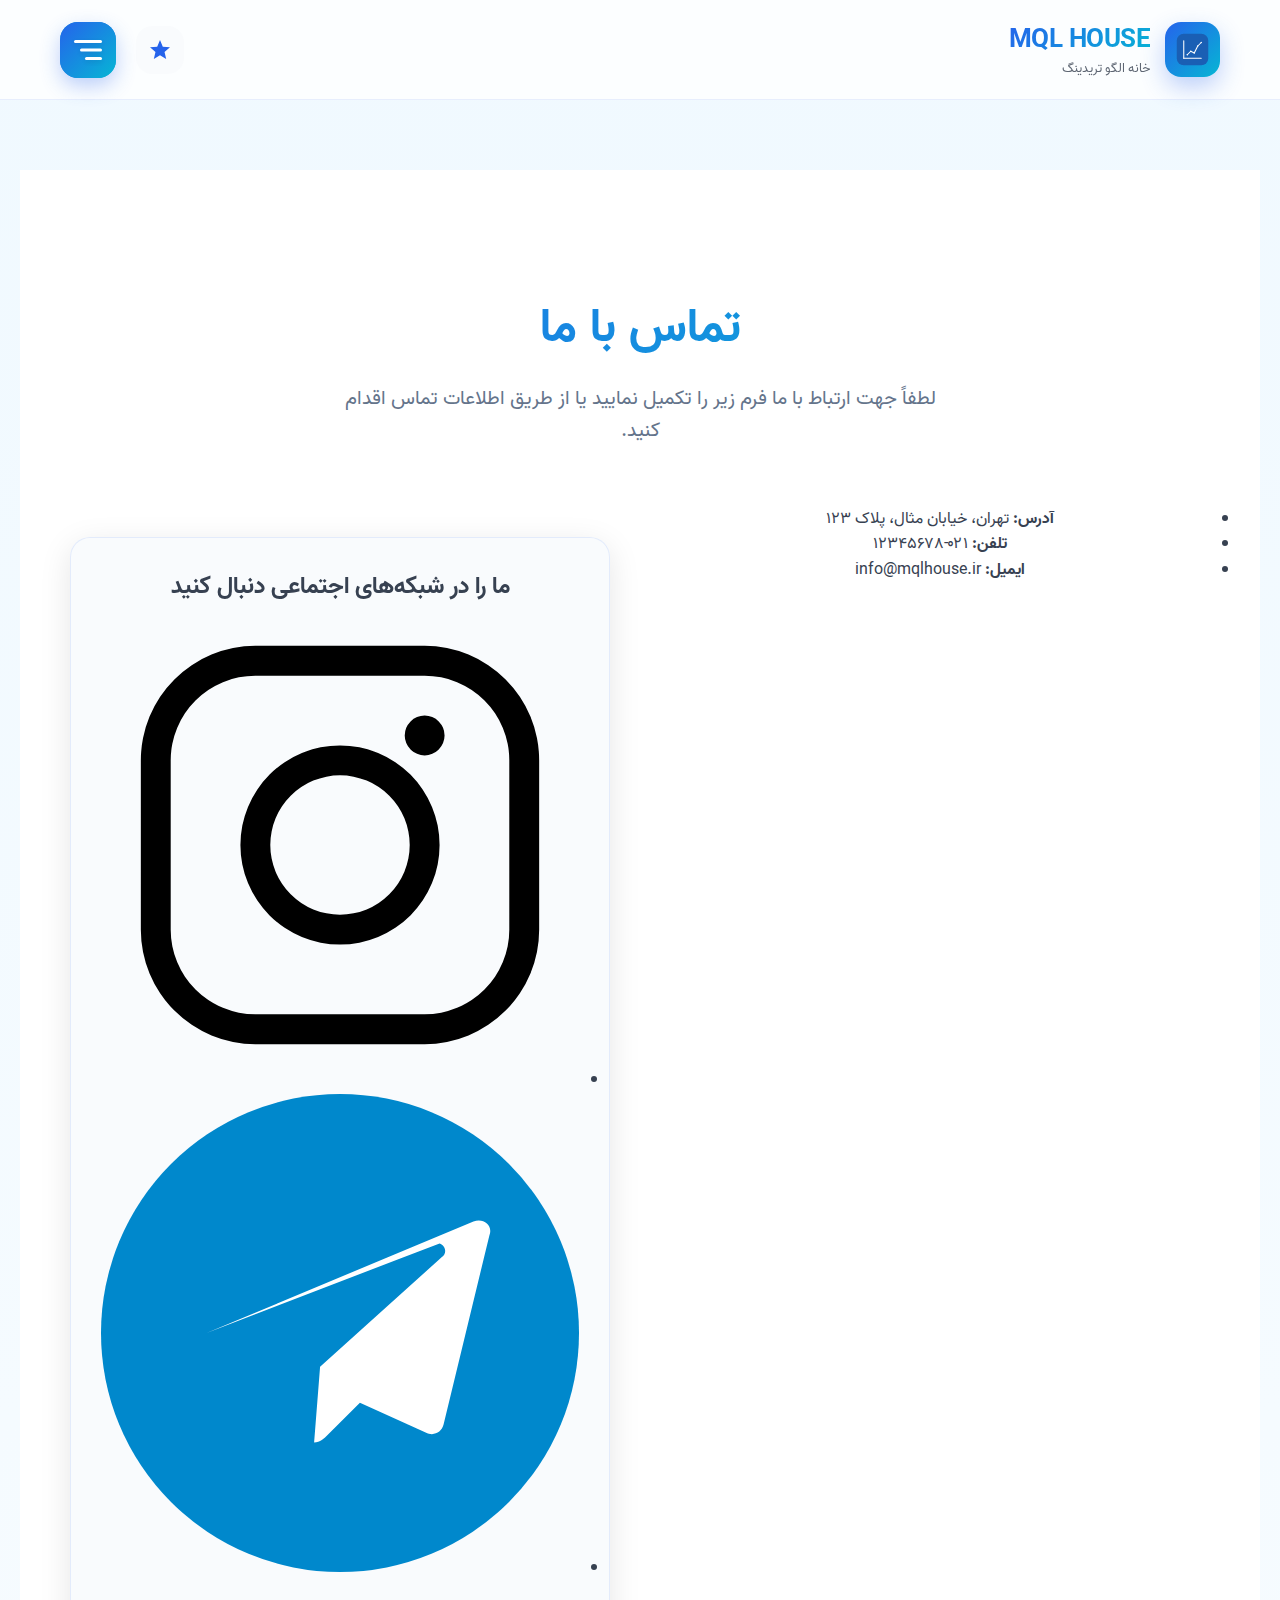
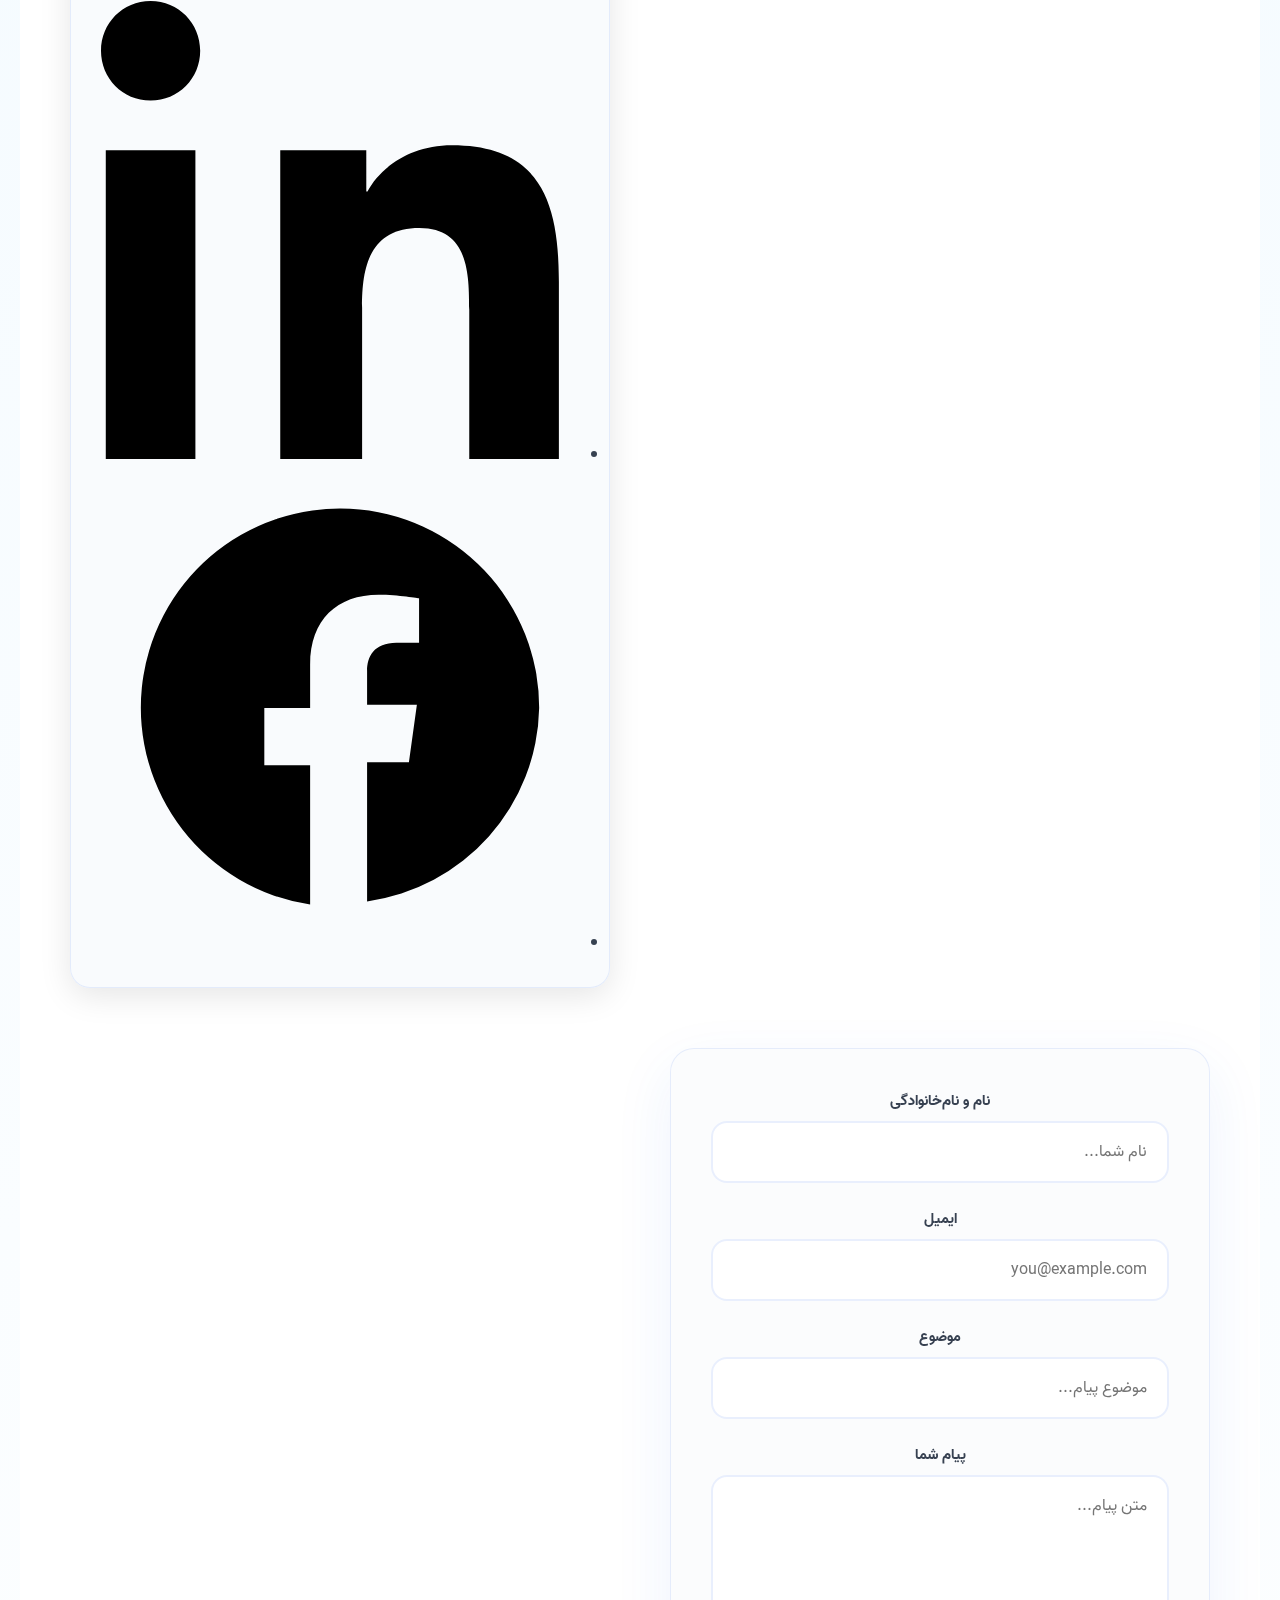
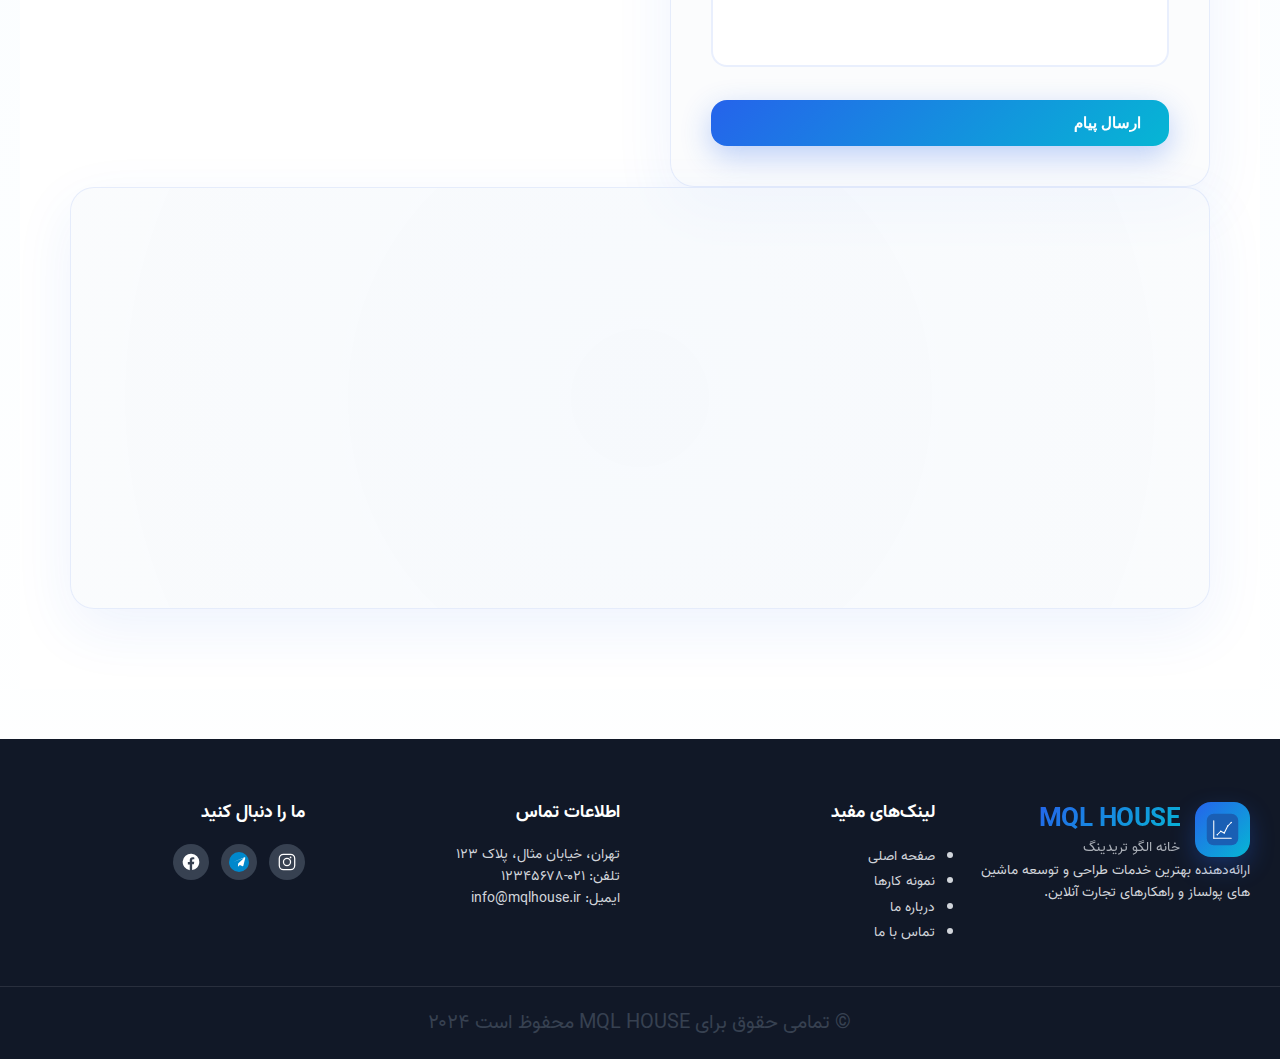
<file: contact-us-page/indexc.html>
<!DOCTYPE html>
<html lang="fa" dir="rtl">
<head>
    <meta charset="UTF-8">
    <meta name="viewport" content="width=device-width, initial-scale=1.0">
    <title>MQL HOUSE - خانه الگوتریدینگ حرفه‌ای</title>
    <link rel="shortcut icon" href="../svg/header-icon.svg" type="image/x-icon">
    <link rel="stylesheet" href="stylesc.css">
    <link rel="stylesheet" href="../styles.css">
    <link rel="stylesheet" href="../footer.css">
</head>
<body>
    <header class="header" id="header">
        <div class="container">
            <div class="header-content">
                
                <div class="logo-wrapper" id="logo">
                    <div class="logo-icon">
                        <svg xmlns="http://www.w3.org/2000/svg" viewBox="0 0 200 200">
                            
                            <rect x="10" y="10" width="180" height="180" rx="40" ry="40" fill="#1a5fb4" />
                            
                            
                            <g stroke="white" stroke-width="6" fill="none">
                                
                                <line x1="50" y1="150" x2="150" y2="150" stroke-linecap="round" />
                                
                                
                                <line x1="50" y1="50" x2="50" y2="150" stroke-linecap="round" />
                                
                                
                                <polyline points="70,130 90,110 110,120 130,80 150,60" 
                                          stroke-linejoin="round" 
                                          stroke-linecap="round" />
                            </g>
                            
                            
                            <g fill="white">
                                <circle cx="70" cy="130" r="4" />
                                <circle cx="90" cy="110" r="4" />
                                <circle cx="110" cy="120" r="4" />
                                <circle cx="130" cy="80" r="4" />
                                <circle cx="150" cy="60" r="4" />
                            </g>
                        </svg>
                    </div>
                    <div class="logo-text">
                        <div class="logo-title">MQL HOUSE</div>
                        <div class="logo-subtitle">خانه الگو تریدینگ</div>
                    </div>
                </div>
                
                <nav class="nav-wrapper">
                    <ul class="nav-menu" id="navMenu">
                        <div class="nav-indicator" id="navIndicator"></div>
                        <li class="nav-item">
                            <a href="../index.html" class="nav-link" data-nav="home">صفحه اصلی</a>
                        </li>
                        <li class="nav-item">
                            <a href="../portfolio-page/indexp.html" class="nav-link" data-nav="portfolio">نمونه کارها</a>
                        </li>
                        <li class="nav-item">
                            <a href="../about-us-page/indexa.html" class="nav-link" data-nav="about">درباره ما</a>
                        </li>
                        <li class="nav-item">
                            <a href="indexc.html" class="nav-link active" data-nav="contact">تماس با ما</a>
                        </li>
                    </ul>
                </nav>
                
                <div class="auth-section">
                    <button class="theme-toggle" id="themeToggle">
                        <svg class="sun-icon" viewBox="0 0 24 24">
                            <path d="M12 17.27L18.18 21l-1.64-7.03L22 9.24l-7.19-.61L12 2 9.19 8.63 2 9.24l5.46 4.73L5.82 21z"/>
                        </svg>
                    </button>
                    
                    <div class="auth-buttons">
                        <a href="../login-page/indexl.html" class="btn btn-login">
                            
                            <svg viewBox="0 0 24 24" fill="none" stroke="currentColor" stroke-width="2" stroke-linecap="round" stroke-linejoin="round">
                                <path d="M15 3h4a2 2 0 0 1 2 2v14a2 2 0 0 1-2 2h-4"/>
                                <polyline points="10 17 15 12 10 7"/>
                                <line x1="15" y1="12" x2="3" y2="12"/>
                            </svg>
                            <span>ورود</span>
                        </a>
                        <a href="../signup-page/indexs.html" class="btn btn-register">
                            
                            <svg viewBox="0 0 24 24" fill="none" stroke="currentColor" stroke-width="2" stroke-linecap="round" stroke-linejoin="round">
                                <path d="M20 21v-2a4 4 0 0 0-4-4H8a4 4 0 0 0-4 4v2"/>
                                <circle cx="12" cy="7" r="4"/>
                            </svg>
                            <span>ثبت نام</span>
                        </a>
                    </div>
                    <button class="hamburger" id="hamburger">
                        <div class="hamburger-lines">
                            <span></span>
                            <span></span>
                            <span></span>
                        </div>
                    </button>
                </div>
            </div>
        </div>
    </header>

    
    <div class="mobile-menu" id="mobileMenu">
        <ul class="mobile-nav">
            <li><a href="../index.html" class="nav-link">صفحه اصلی</a></li>
            <li><a href="../portfolio-page/indexp.html" class="nav-link">نمونه کارها</a></li>
            <li><a href="../about-us-page/indexa.html" class="nav-link">درباره ما</a></li>
            <li><a href="indexc.html" class="nav-link">تماس با ما</a></li>
            <li class="mobile-auth">
                <a href="../login-page/indexl.html" class="btn btn-login">
                    
                    <svg viewBox="0 0 24 24" fill="none" stroke="currentColor" stroke-width="2" stroke-linecap="round" stroke-linejoin="round">
                        <path d="M15 3h4a2 2 0 0 1 2 2v14a2 2 0 0 1-2 2h-4"/>
                        <polyline points="10 17 15 12 10 7"/>
                        <line x1="15" y1="12" x2="3" y2="12"/>
                    </svg>
                    <span>ورود</span>
                </a>
                <a href="../signup-page/indexs.html" class="btn btn-register">
                    
                    <svg viewBox="0 0 24 24" fill="none" stroke="currentColor" stroke-width="2" stroke-linecap="round" stroke-linejoin="round">
                        <path d="M20 21v-2a4 4 0 0 0-4-4H8a4 4 0 0 0-4 4v2"/>
                        <circle cx="12" cy="7" r="4"/>
                    </svg>
                    <span>ثبت نام</span>
                </a>
            </li>
            <li>
                <button class="mobile-theme-toggle" id="mobileThemeToggle">
                    <svg viewBox="0 0 24 24">
                        <path d="M12 17.27L18.18 21l-1.64-7.03L22 9.24l-7.19-.61L12 2 9.19 8.63 2 9.24l5.46 4.73L5.82 21z"/>
                    </svg>
                </button>
            </li>
        </ul>
    </div>



    <main class="content">
        <section id="contact" class="contact-section">
            <div class="container">
                <h1 class="contact-title">تماس با ما</h1>
                <p class="contact-desc">لطفاً جهت ارتباط با ما فرم زیر را تکمیل نمایید یا از طریق اطلاعات تماس اقدام کنید.</p>

                <div class="contact-wrapper">
                    
                    <div class="contact-info">
                        <ul>
                            <li><strong>آدرس:</strong> تهران، خیابان مثال، پلاک ۱۲۳</li>
                            <li><strong>تلفن:</strong> ۰۲۱-۱۲۳۴۵۶۷۸</li>
                            <li><strong>ایمیل:</strong> info@mqlhouse.ir</li>
                        </ul>
                    </div>
                    
                    <div class="social-links">
                        <h2 class="social-title">ما را در شبکه‌های اجتماعی دنبال کنید</h2>
                        <ul class="social-list">
                        <li><a href="https://instagram.com/yourpage" target="_blank" aria-label="اینستاگرام">
                            
                            <svg viewBox="0 0 24 24" class="icon-social">
                            <path d="M7.75 2h8.5A5.75 5.75 0 0 1 22 7.75v8.5A5.75 5.75 0 0 1 16.25 22h-8.5A5.75 5.75 0 0 1 2 16.25v-8.5A5.75 5.75 0 0 1 7.75 2zm0 1.5A4.25 4.25 0 0 0 3.5 7.75v8.5A4.25 4.25 0 0 0 7.75 20.5h8.5a4.25 4.25 0 0 0 4.25-4.25v-8.5A4.25 4.25 0 0 0 16.25 3.5h-8.5zm8.5 2a1 1 0 1 1 0 2 1 1 0 0 1 0-2zm-4.25 1.5a5 5 0 1 1 0 10 5 5 0 0 1 0-10zm0 1.5a3.5 3.5 0 1 0 0 7 3.5 3.5 0 0 0 0-7z"/>
                            </svg>
                        </a></li>
                        
                        <li>
                            <a href="https://t.me/yourchannel" target="_blank" aria-label="تلگرام">
                              <svg
                                xmlns="http://www.w3.org/2000/svg"
                                class="icon-social"
                                viewBox="0 0 24 24"
                              >
                                
                                <circle cx="12" cy="12" r="12" fill="#0088cc"/>
                                
                                <path
                                  d="M5.3 12l13.4-5.6c.5-.2 1 .2.8.7l-2.3 9.5c-.1.4-.5.6-.9.4l-3.3-1.5-1.6 1.6c-.2.2-.4.4-.7.4l.3-3.8 6.1-5.5c.3-.2.2-.6-.1-.7L5.3 12z"
                                  fill="#fff"
                                />
                              </svg>
                            </a>
                          </li>                          
                        <li><a href="https://linkedin.com/in/yourpage" target="_blank" aria-label="لینکدین">
                            
                            <svg viewBox="0 0 24 24" class="icon-social">
                            <path d="M4.98 3.5C4.98 4.88 3.9 6 2.49 6S0 4.88 0 3.5 1.08 1 2.49 1s2.49 1.12 2.49 2.5zM.24 8.5h4.5V24h-4.5V8.5zM9 8.5h4.32v2.07h.06c.6-1.13 2.06-2.32 4.24-2.32 4.53 0 5.37 2.98 5.37 6.85V24h-4.5v-7.5c0-1.79-.03-4.1-2.5-4.1-2.5 0-2.88 1.95-2.88 3.98V24H9V8.5z"/>
                            </svg>
                        </a></li>
                        <li><a href="https://facebook.com/yourpage" target="_blank" aria-label="فیسبوک">
                            
                            <svg viewBox="0 0 24 24" class="icon-social">
                            <path d="M22 12a10 10 0 1 0-11.5 9.87v-6.99h-2.3v-2.88h2.3V9.83c0-2.27 1.36-3.52 3.44-3.52.99 0 2.03.18 2.03.18v2.23h-1.14c-1.12 0-1.47.7-1.47 1.42v1.7h2.5l-.4 2.88h-2.1v6.99A10 10 0 0 0 22 12z"/>
                            </svg>
                        </a></li>
                        </ul>
                    </div>
  
                    
                    <div class="contact-form-container">
                        <form id="contactForm" novalidate>
                            <div class="form-group">
                                <label for="name">نام و نام‌خانوادگی</label>
                                <input type="text" id="name" name="name" placeholder="نام شما..." required />
                            </div>
                            <div class="form-group">
                                <label for="email">ایمیل</label>
                                <input type="email" id="email" name="email" placeholder="you@example.com" required />
                            </div>
                            <div class="form-group">
                                <label for="subject">موضوع</label>
                                <input type="text" id="subject" name="subject" placeholder="موضوع پیام..." required />
                            </div>
                            <div class="form-group">
                                <label for="message">پیام شما</label>
                                <textarea id="message" name="message" rows="6" placeholder="متن پیام..." required></textarea>
                            </div>
                            <button type="submit" class="btn btn-submit">ارسال پیام</button>
                        </form>
                        <div id="contactSuccess" class="form-success" style="display:none;">
                            <p>پیام شما با موفقیت ارسال شد. متشکریم!</p>
                        </div>
                    </div>
                </div>

                
                <div class="map-container">
                    <iframe
                        src="https://www.google.com/maps/embed?pb=!1m18!…"
                        width="100%" height="350" style="border:0;" allowfullscreen="" loading="lazy">
                    </iframe>
                </div>
            </div>
        </section>
    </main>

    <footer class="footer">
        <div class="container footer-container">
          
          <div class="footer-section footer-about">
            <div class="logo-wrapper">
              <div class="logo-icon">
                
                <svg xmlns="http://www.w3.org/2000/svg" viewBox="0 0 200 200">
                    
                    <rect x="10" y="10" width="180" height="180" rx="40" ry="40" fill="#1a5fb4" />
                    
                    
                    <g stroke="white" stroke-width="6" fill="none">
                        
                        <line x1="50" y1="150" x2="150" y2="150" stroke-linecap="round" />
                        
                        
                        <line x1="50" y1="50" x2="50" y2="150" stroke-linecap="round" />
                        
                        
                        <polyline points="70,130 90,110 110,120 130,80 150,60" 
                                  stroke-linejoin="round" 
                                  stroke-linecap="round" />
                    </g>
                    
                    
                    <g fill="white">
                        <circle cx="70" cy="130" r="4" />
                        <circle cx="90" cy="110" r="4" />
                        <circle cx="110" cy="120" r="4" />
                        <circle cx="130" cy="80" r="4" />
                        <circle cx="150" cy="60" r="4" />
                    </g>
                </svg>              </div>
              <div class="logo-text">
                <h2 class="logo-title">MQL HOUSE</h2>
                <p class="logo-subtitle">خانه الگو تریدینگ</p>
              </div>
            </div>
            <p class="footer-desc">
              ارائه‌دهنده بهترین خدمات طراحی و توسعه ماشین های پولساز و راهکارهای تجارت آنلاین.
            </p>
          </div>
          
          <div class="footer-section footer-links">
            <h3 class="footer-title">لینک‌های مفید</h3>
            <ul class="footer-nav">
              <li><a href="../index.html">صفحه اصلی</a></li>
              <li><a href="../portfolio-page/indexp.html">نمونه کارها</a></li>
              <li><a href="../about-us-page/indexa.html">درباره ما</a></li>
              <li><a href="indexc.html">تماس با ما</a></li>
            </ul>
          </div>
          
          <div class="footer-section footer-contact">
            <h3 class="footer-title">اطلاعات تماس</h3>
            <p>تهران، خیابان مثال، پلاک ۱۲۳</p>
            <p>تلفن: ۰۲۱-۱۲۳۴۵۶۷۸</p>
            <p>ایمیل: info@mqlhouse.ir</p>
          </div>
          
          <div class="footer-section footer-social">
            <h3 class="footer-title">ما را دنبال کنید</h3>
            <ul class="social-list">
                <li><a href="https://instagram.com/yourpage" target="_blank" aria-label="اینستاگرام">
                    
                    <svg viewBox="0 0 24 24" class="icon-social">
                    <path d="M7.75 2h8.5A5.75 5.75 0 0 1 22 7.75v8.5A5.75 5.75 0 0 1 16.25 22h-8.5A5.75 5.75 0 0 1 2 16.25v-8.5A5.75 5.75 0 0 1 7.75 2zm0 1.5A4.25 4.25 0 0 0 3.5 7.75v8.5A4.25 4.25 0 0 0 7.75 20.5h8.5a4.25 4.25 0 0 0 4.25-4.25v-8.5A4.25 4.25 0 0 0 16.25 3.5h-8.5zm8.5 2a1 1 0 1 1 0 2 1 1 0 0 1 0-2zm-4.25 1.5a5 5 0 1 1 0 10 5 5 0 0 1 0-10zm0 1.5a3.5 3.5 0 1 0 0 7 3.5 3.5 0 0 0 0-7z"/>
                    </svg>
                </a></li>
                <li>
                    <a href="https://t.me/hakhamaneshian_empire" target="_blank" aria-label="تلگرام">
                      <svg
                        xmlns="http://www.w3.org/2000/svg"
                        class="icon-social"
                        viewBox="0 0 24 24"
                      >
                        
                        <circle cx="12" cy="12" r="12" fill="#0088cc"/>
                        
                        <path
                          d="M5.3 12l13.4-5.6c.5-.2 1 .2.8.7l-2.3 9.5c-.1.4-.5.6-.9.4l-3.3-1.5-1.6 1.6c-.2.2-.4.4-.7.4l.3-3.8 6.1-5.5c.3-.2.2-.6-.1-.7L5.3 12z"
                          fill="#fff"
                        />
                      </svg>
                    </a>
                </li> 
                <li><a href="https://facebook.com/yourpage" target="_blank" aria-label="فیسبوک">
                    
                    <svg viewBox="0 0 24 24" class="icon-social">
                    <path d="M22 12a10 10 0 1 0-11.5 9.87v-6.99h-2.3v-2.88h2.3V9.83c0-2.27 1.36-3.52 3.44-3.52.99 0 2.03.18 2.03.18v2.23h-1.14c-1.12 0-1.47.7-1.47 1.42v1.7h2.5l-.4 2.88h-2.1v6.99A10 10 0 0 0 22 12z"/>
                    </svg>
                </a></li>
            </ul>
          </div>
        </div>
        <div class="footer-copy">
          <p>© تمامی حقوق برای MQL HOUSE محفوظ است ۲۰۲۴</p>
        </div>
    </footer>
      <script src="../apiHandeler.js"></script>
      <script src="contact.js"></script>
      <script src="../js/index.js"></script>
</body>
</html>
</file>
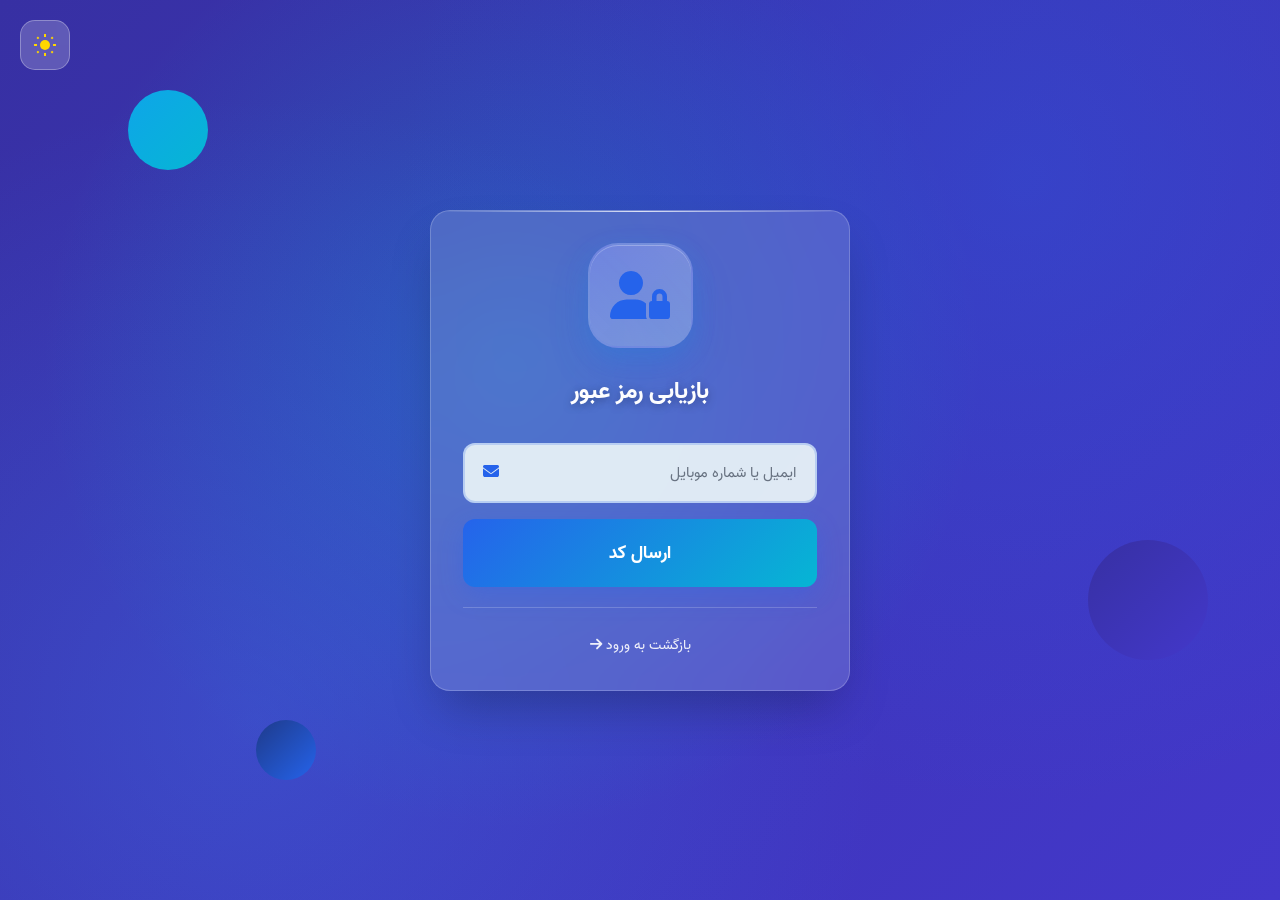
<file: login-page/forget-pass.html>
<!DOCTYPE html>
<html lang="fa" dir="rtl">
<head>
  <meta charset="UTF-8" />
  <meta name="viewport" content="width=device-width, initial-scale=1.0"/>
  <title>فراموشی رمز عبور</title>
  <link rel="shortcut icon" href="header-icon.svg" type="image/x-icon">
  <link rel="stylesheet" href="stylel.css"/>
  <script src="../apiHandeler.js"></script>
  <script src="forget-pass.js"></script>
  
  <link rel="stylesheet" href="../fontawesome/css/all.min.css">
</head>
<body>
  
  <button class="theme-toggle" id="themeToggle" title="تغییر تم">
    <svg class="sun-icon" viewBox="0 0 24 24"><circle cx="12" cy="12" r="5" fill="gold"/><g stroke="gold" stroke-width="2"><line x1="12" y1="1" x2="12" y2="4"/><line x1="12" y1="20" x2="12" y2="23"/><line x1="4.22" y1="4.22" x2="5.64" y2="5.64"/><line x1="18.36" y1="18.36" x2="19.78" y2="19.78"/><line x1="1" y1="12" x2="4" y2="12"/><line x1="20" y1="12" x2="23" y2="12"/><line x1="4.22" y1="19.78" x2="5.64" y2="18.36"/><line x1="18.36" y1="5.64" x2="19.78" y2="4.22"/></g></svg>
    <svg class="moon-icon" viewBox="0 0 24 24"><path d="M21 12.79A9 9 0 0112.21 3a7 7 0 100 14 9 9 0 008.79-4.21z" fill="#fff"/></svg>
  </button>

  
  <div class="decoration-shapes">
    <div class="shape shape-1"></div>
    <div class="shape shape-2"></div>
    <div class="shape shape-3"></div>
  </div>

  <div class="login-container">
    <div class="login-card" id="forgotCard">
      <div class="logo-container">
        
        <div class="site-logo">
          <i class="fa-solid fa-user-lock fa-3x" style="color:#2563eb;"></i>
        </div>
      </div>
      <div class="login-title" id="forgotTitle">بازیابی رمز عبور</div>

      <form class="login-form" id="forgotForm" autocomplete="off">
        
        <div id="step1">
          <div class="form-group">
            <input
              type="text"
              class="form-input"
              id="contact"
              placeholder="ایمیل یا شماره موبایل"
              autocomplete="off"
            />
            <span class="input-icon">
              <i class="fas fa-envelope"></i>
            </span>
          </div>
          <button type="submit" class="login-btn">ارسال کد</button>
        </div>
        
        <div id="step2" style="display:none;">
          <div class="form-group">
            <input
              type="text"
              class="form-input"
              id="resetCode"
              maxlength="6"
              placeholder="کد تأیید ۶ رقمی را وارد کنید"
              autocomplete="off"
            />
            <span class="input-icon">
              <i class="fas fa-key"></i>
            </span>
          </div>
          <button type="button" class="login-btn" id="codeVerifyBtn">تأیید</button>
          <div class="form-options" style="justify-content:flex-end;margin-top:10px;">
            <span id="resendTimer">
              ارسال مجدد تا <span id="timerValue">60</span> ثانیه
            </span>
            <button type="button" id="resendBtn" class="forgot-password" style="display:none;">ارسال مجدد</button>
          </div>
        </div>
      </form>

      <div class="login-footer" style="margin-top:20px;text-align:center;">
        <a href="indexl.html" class="forgot-password">
          بازگشت به ورود
          <i class="fa fa-arrow-right"></i>
        </a>
      </div>
    </div>
  </div>

  
  <script>
  
  const themeToggle = document.getElementById('themeToggle');
  const currentTheme = localStorage.getItem('theme') || 'light';
  if (currentTheme === 'dark') {
      document.documentElement.setAttribute('data-theme', 'dark');
  }
  themeToggle.addEventListener('click', function() {
      const currentTheme = document.documentElement.getAttribute('data-theme');
      const newTheme = currentTheme === 'dark' ? 'light' : 'dark';
      document.documentElement.setAttribute('data-theme', newTheme);
      localStorage.setItem('theme', newTheme);
  });

  
  const forgotForm = document.getElementById('forgotForm');
  const step1 = document.getElementById('step1');
  const step2 = document.getElementById('step2');
  const contactInput = document.getElementById('contact');
  const resetCodeInput = document.getElementById('resetCode');
  const resendBtn = document.getElementById('resendBtn');
  const resendTimer = document.getElementById('resendTimer');
  const timerValue = document.getElementById('timerValue');
  const codeVerifyBtn = document.getElementById('codeVerifyBtn');
  let code = '';
  let timer = null;
  let countdown = 60;

  
  function validateContact(value) {
    const emailReg = /^[^\s@]+@[^\s@]+\.[^\s@]+$/;
    const phoneReg = /^09\d{9}$/;
    return emailReg.test(value) || phoneReg.test(value);
  }

  function showErrorInInput(input, message) {
    clearErrorInInput(input);
    input.classList.add('error');
    let error = document.createElement('div');
    error.className = 'error-message';
    error.innerHTML = '<i class="fas fa-exclamation-triangle"></i> ' + message;
    input.parentNode.appendChild(error);
  }
  function clearErrorInInput(input) {
    input.classList.remove('error');
    let em = input.parentNode.querySelector('.error-message');
    if(em) em.remove();
  }

  forgotForm.addEventListener('submit', function(e) {
    e.preventDefault();
    let value = contactInput.value.trim();
    clearErrorInInput(contactInput);

    if (!validateContact(value)) {
      showErrorInInput(contactInput, 'ایمیل یا شماره موبایل معتبر وارد کنید');
      contactInput.focus();
      return;
    }

    
    
    code = '123456'; 
    step1.style.display = 'none';
    step2.style.display = '';
    startTimer();
  });

  resetCodeInput.addEventListener('input', function () {
    this.value = this.value.replace(/\D/g, '').slice(0,6);
    clearErrorInInput(this);
  });

  codeVerifyBtn.addEventListener('click', function () {
    clearErrorInInput(resetCodeInput);
    if (!resetCodeInput.value || resetCodeInput.value.length < 6) {
      showErrorInInput(resetCodeInput, 'کد ۶ رقمی را به درستی وارد کنید');
      return;
    }
    if (resetCodeInput.value === code) {
      alert('کد تأیید صحیح است!\nمی‌توانید به مرحله انتخاب رمز جدید بروید.');
      
    } else {
      showErrorInInput(resetCodeInput, 'کد صحت‌سنجی اشتباه است');
      resetCodeInput.focus();
    }
  });

  function startTimer() {
    countdown = 60;
    resendTimer.style.display = '';
    resendBtn.style.display = 'none';
    timerValue.textContent = countdown;
    if(timer) clearInterval(timer);
    timer = setInterval(() => {
      countdown--;
      timerValue.textContent = countdown;
      if (countdown <= 0) {
        clearInterval(timer);
        resendTimer.style.display = 'none';
        resendBtn.style.display = '';
      }
    }, 1000);
  }

  resendBtn.addEventListener('click', function () {
    
    code = '123456';
    startTimer();
    alert('کد تأیید مجدداً ارسال شد!');
  });

  contactInput.addEventListener('input', function(){
    clearErrorInInput(this);
  });
  </script>
</body>
</html>
</file>
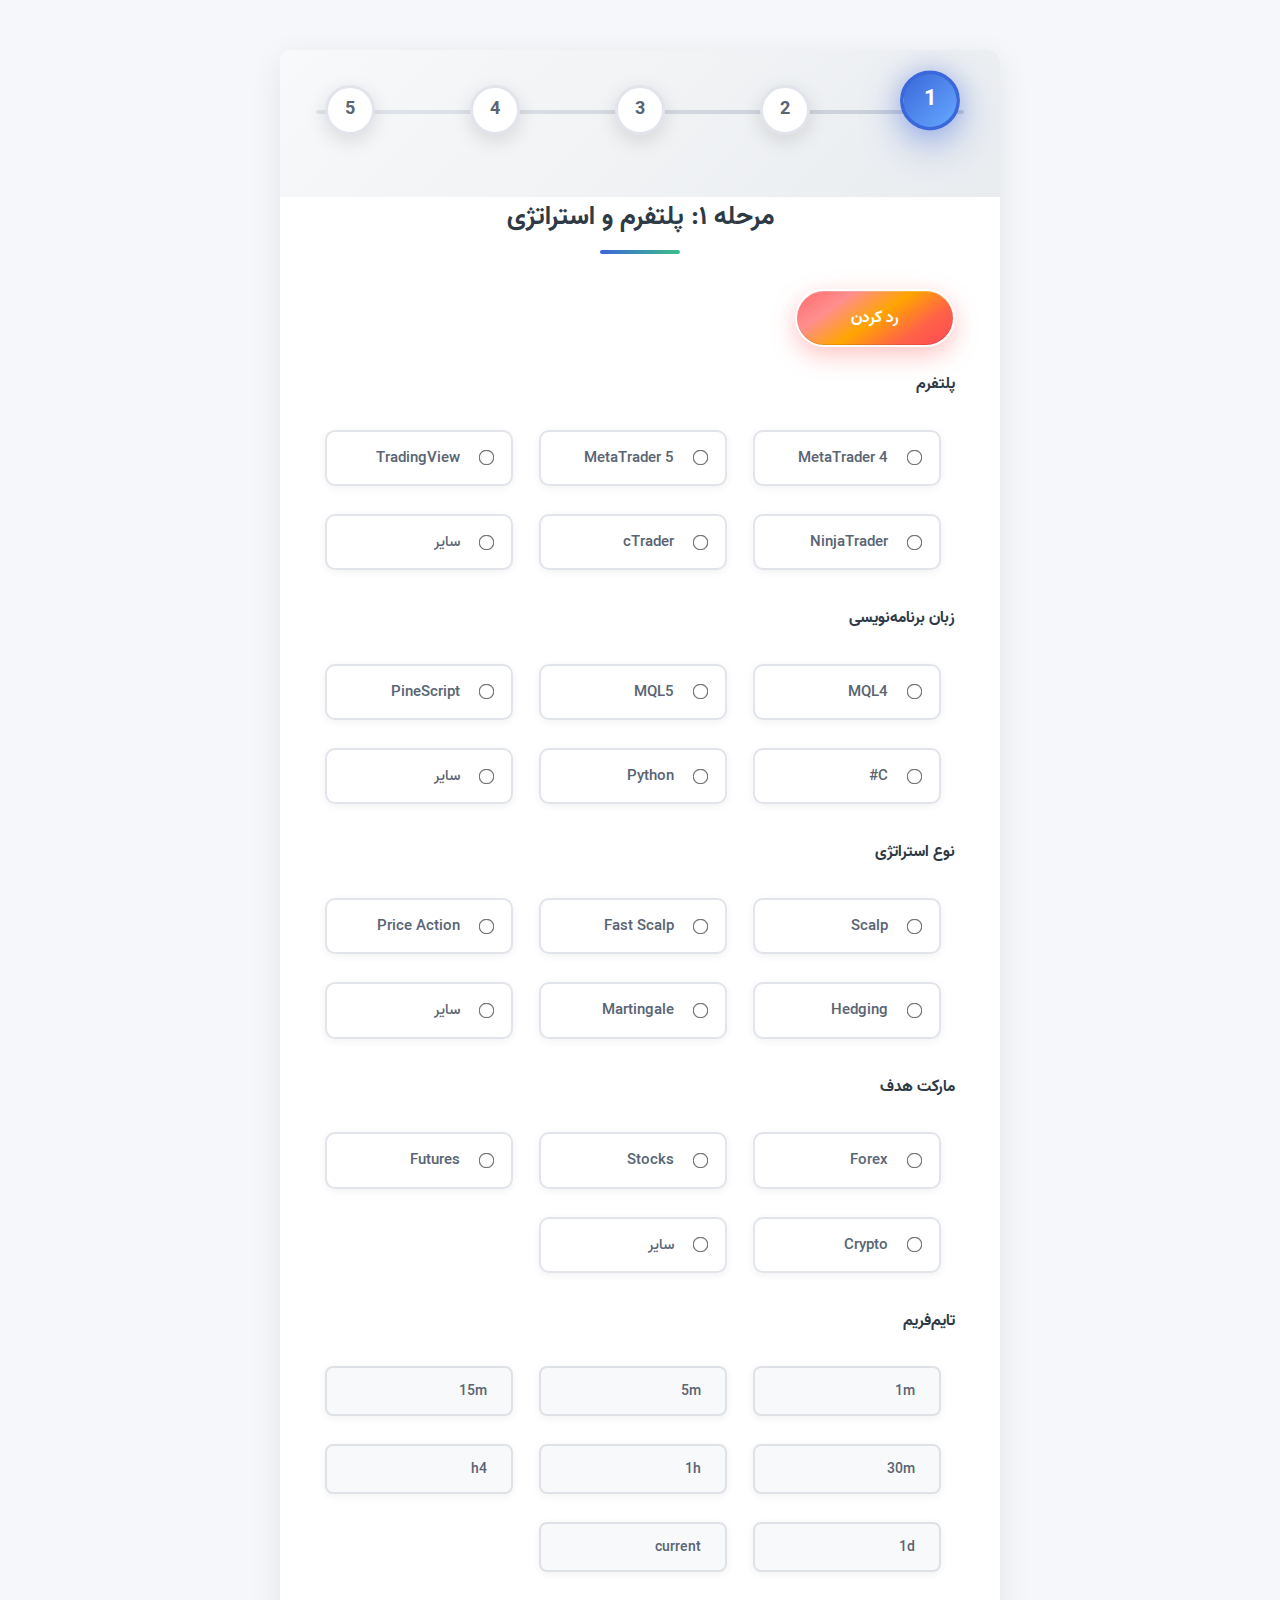
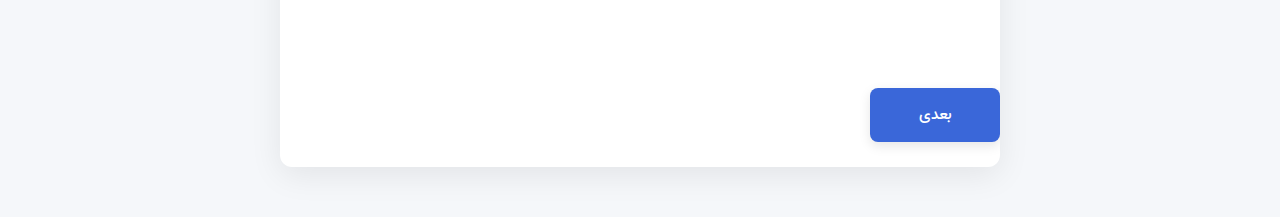
<file: Start/indexs.html>
<!DOCTYPE html>
<html lang="fa" dir="rtl">
<head>
  <meta charset="UTF-8">
  <meta name="viewport" content="width=device-width, initial-scale=1">
  <title> فرم استراتژی </title>
  <link rel="shortcut icon" href="../header-icon.svg" type="imageم/x-icon">
  <link rel="stylesheet" href="styless.css">
  <script src="start.js" defer></script>
</head>
<body>

  <div class="container">
    <div class="progress-wizard">
        <div class="wizard-step">1</div>
        <div class="wizard-step">2</div>
        <div class="wizard-step">3</div>
        <div class="wizard-step">4</div>
        <div class="wizard-step">5</div>
    </div>

    <form id="wizard-form">
        <!-- مرحله 1: پلتفرم و استراتژی -->
        <div class="step active">
            <h2>مرحله ۱: پلتفرم و استراتژی</h2>
            <div class="buttons">
              <button id="skipBtn" style="display: inline-block;">رد کردن</button>
            </div>
            <div class="form-group">
                <label>پلتفرم</label>
                <div>
                    <label class="option-label"><input type="radio" name="platform" value="MetaTrader 4" required> <span>MetaTrader 4</span></label>
                    <label class="option-label"><input type="radio" name="platform" value="MetaTrader 5"> <span>MetaTrader 5</span></label>
                    <label class="option-label"><input type="radio" name="platform" value="TradingView"> <span>TradingView</span></label>
                    <label class="option-label"><input type="radio" name="platform" value="NinjaTrader"> <span>NinjaTrader</span></label>
                    <label class="option-label"><input type="radio" name="platform" value="cTrader"> <span>cTrader</span></label>
                    <label class="option-label"><input type="radio" name="platform" value="other"> <span>سایر</span></label>
                </div>
                <div class="error-message"></div>
            </div>
            <div class="form-group">
                <label>زبان برنامه‌نویسی</label>
                <div>
                    <label class="option-label"><input type="radio" name="language" value="MQL4" required> <span>MQL4</span></label>
                    <label class="option-label"><input type="radio" name="language" value="MQL5"> <span>MQL5</span></label>
                    <label class="option-label"><input type="radio" name="language" value="PineScript"> <span>PineScript</span></label>
                    <label class="option-label"><input type="radio" name="language" value="C#"> <span>C#</span></label>
                    <label class="option-label"><input type="radio" name="language" value="Python"> <span>Python</span></label>
                    <label class="option-label"><input type="radio" name="language" value="other"> <span>سایر</span></label>
                </div>
                <div class="error-message"></div>
            </div>
            <div class="form-group">
                <label>نوع استراتژی</label>
                <div>
                    <label class="option-label"><input type="radio" name="strategy" value="Scalp" required> <span>Scalp</span></label>
                    <label class="option-label"><input type="radio" name="strategy" value="Fast Scalp"> <span>Fast Scalp</span></label>
                    <label class="option-label"><input type="radio" name="strategy" value="Price Action"> <span>Price Action</span></label>
                    <label class="option-label"><input type="radio" name="strategy" value="Hedging"> <span>Hedging</span></label>
                    <label class="option-label"><input type="radio" name="strategy" value="Martingale"> <span>Martingale</span></label>
                    <label class="option-label"><input type="radio" name="strategy" value="other"> <span>سایر</span></label>
                </div>
                <div class="error-message"></div>
            </div>
            <div class="form-group">
                <label>مارکت هدف</label>
                <div>
                    <label class="option-label"><input type="radio" name="market" value="Forex" required> <span>Forex</span></label>
                    <label class="option-label"><input type="radio" name="market" value="Stocks"> <span>Stocks</span></label>
                    <label class="option-label"><input type="radio" name="market" value="Futures"> <span>Futures</span></label>
                    <label class="option-label"><input type="radio" name="market" value="Crypto"> <span>Crypto</span></label>
                    <label class="option-label"><input type="radio" name="market" value="other"> <span>سایر</span></label>
                </div>
                <div class="error-message"></div>
            </div>
            <div class="form-group">
                <label>تایم‌فریم</label>
                <div class="radio-group">
                    <label class="option-label">
                        <input type="radio" name="timeFrame" value="1m" required>
                        <span>1m</span>
                    </label>
                    <label class="option-label">
                        <input type="radio" name="timeFrame" value="5m" required>
                        <span>5m</span>
                    </label>
                    <label class="option-label">
                        <input type="radio" name="timeFrame" value="15m" required>
                        <span>15m</span>
                    </label>
                    <label class="option-label">
                        <input type="radio" name="timeFrame" value="current" required>
                        <span>30m</span>
                    </label>
                    <label class="option-label">
                        <input type="radio" name="timeFrame" value="1h" required>
                        <span>1h</span>
                    </label>
                    <label class="option-label">
                        <input type="radio" name="timeFrame" value="current" required>
                        <span>h4</span>
                    </label>
                    <label class="option-label">
                        <input type="radio" name="timeFrame" value="1d" required>
                        <span>1d</span>
                    </label>
                    <label class="option-label">
                        <input type="radio" name="timeFrame" value="current" required>
                        <span>current</span>
                    </label>
                </div>
                <div class="error-message"></div>
            </div>
        </div>

        <!-- مرحله ۲: اندیکاتورها و SL/TP -->
        <div class="step">
              <h2>مرحله ۲: اندیکاتورها و SL/TP</h2>
              <div class="form-group">
                  <label>اندیکاتور اصلی</label>
                  <div class="options-container">
                      <label class="option-label">
                          <input type="radio" name="indicator" value="RSI" required>
                          <span>RSI</span>
                      </label>
                      <label class="option-label">
                          <input type="radio" name="indicator" value="MACD">
                          <span>MACD</span>
                      </label>
                      <label class="option-label">
                          <input type="radio" name="indicator" value="EMA">
                          <span>EMA</span>
                      </label>
                      <label class="option-label">
                          <input type="radio" name="indicator" value="Bollinger Bands">
                          <span>Bollinger Bands</span>
                      </label>
                      <label class="option-label">
                          <input type="radio" name="indicator" value="other">
                          <span>سایر</span>
                      </label>
                  </div>
                  <div class="error-message"></div>
              </div>
              <!-- بقیه بخش‌ها مانند پارامترها و SL/TP بدون تغییر باقی می‌مانند -->
              <div class="indicator-params">
                  <div class="form-group">
                      <label>پارامتر ۱</label>
                      <input type="number" name="param1" placeholder="پارامتر ۱">
                      <div class="error-message"></div>
                  </div>
                  <div class="form-group">
                      <label>پارامتر ۲</label>
                      <input type="number" name="param2" placeholder="پارامتر ۲">
                      <div class="error-message"></div>
                  </div>
                  <div class="form-group rsi-specific">
                      <label>سطح بالا (Overbought)</label>
                      <input type="number" name="overbought" placeholder="سطح بالا">
                      <div class="error-message"></div>
                  </div>
                  <div class="form-group rsi-specific">
                      <label>سطح پایین (Oversold)</label>
                      <input type="number" name="oversold" placeholder="سطح پایین">
                      <div class="error-message"></div>
                  </div>
              </div>
              <!-- ادامه کد برای SL/TP -->
              <div class="form-group">
                  <label>نوع SL/TP</label>
                  <div class="options-container">
                      <label class="option-label">
                          <input type="radio" name="slTpType" value="ثابت" required>
                          <span>ثابت</span>
                      </label>
                      <label class="option-label">
                          <input type="radio" name="slTpType" value="پویا">
                          <span>پویا</span>
                      </label>
                  </div>
                  <div class="error-message"></div>
              </div>
              <div class="sl-tp-values form-group">
                  <label>SL (پیپ)</label>
                  <input type="number" name="sl" placeholder="SL (پیپ)">
                  <div class="error-message"></div>
              </div>
              <div class="sl-tp-values form-group">
                  <label>TP (پیپ)</label>
                  <input type="number" name="tp" placeholder="TP (پیپ)">
                  <div class="error-message"></div>
              </div>
        </div>



        <!-- مرحله 3: مدیریت زمان و ریسک -->
        <div class="step">
          <h2>مرحله ۳: مدیریت زمان و ریسک</h2>
          <!-- ساعت شروع فعالیت -->
          <div class="form-group">
              <label class="option-label">
                  <input type="checkbox" name="activityTimeEnabled"> 
                  <span>فعال کردن ساعت فعالیت</span>
              </label>
          </div>
          <div class="activity-time-fields" style="display: none;">
              <div class="form-group">
                  <label>ساعت شروع فعالیت</label>
                  <input type="time" name="startTime" required>
                  <div class="error-message"></div>
              </div>
              <div class="form-group">
                  <label>ساعت پایان فعالیت</label>
                  <input type="time" name="endTime" required>
                  <div class="error-message"></div>
              </div>
          </div>

          <!-- حداقل/حداکثر معاملات -->
          <div class="form-group">
              <label class="option-label">
                  <input type="checkbox" name="tradeLimitEnabled"> 
                  <span>فعال کردن حداقل/حداکثر معاملات</span>
              </label>
          </div>
          <div class="trade-limit-fields" style="display: none;">
              <div class="form-group">
                  <label>بازه زمانی</label>
                  <select name="tradeTimeFrame" required>
                      <option value="">انتخاب کنید…</option>
                      <option value="day">در روز</option>
                      <option value="hour">در ساعت</option>
                      <option value="minute">در دقیقه</option>
                  </select>
                  <div class="error-message"></div>
              </div>
              <div class="trade-value-fields" style="display: none;">
                  <div class="form-group">
                      <label>حداقل معاملات</label>
                      <input type="number" name="minTrades" min="0" required>
                      <div class="error-message"></div>
                  </div>
                  <div class="form-group">
                      <label>حداکثر معاملات</label>
                      <input type="number" name="maxTrades" min="0" required>
                      <div class="error-message"></div>
                  </div>
              </div>
          </div>

          <!-- نوع مدیریت ریسک -->
          <div class="form-group">
              <label>نوع مدیریت ریسک</label>
              <div>
                  <label class="option-label"><input type="radio" name="riskManagement" value="percentage" required> <span>% از سرمایه</span></label>
                  <label class="option-label"><input type="radio" name="riskManagement" value="fixed"> <span>حجم ثابت</span></label>
              </div>
              <div class="error-message"></div>
          </div>
          <div class="risk-percentage-field" style="display: none;">
              <div class="form-group">
                  <label>درصد ریسک (%)</label>
                  <input type="number" name="riskPercentage" min="0" required>
                  <div class="error-message"></div>
              </div>
          </div>
          <div class="risk-fixed-field" style="display: none;">
              <div class="form-group">
                  <label>حجم ثابت (Lot)</label>
                  <input type="number" name="riskFixed" min="0" step="0.01" required>
                  <div class="error-message"></div>
              </div>
          </div>
        </div>


        <!-- مرحله ۴: تنظیمات پیشرفته -->
        <div class="step">
          <h2>مرحله ۴: تنظیمات پیشرفته</h2>
          
          <!-- تنظیمات ویژه -->
          <div class="form-group">
              <label>تنظیمات ویژه</label>
              <div class="options-container">
                  <label class="option-label">
                      <input type="checkbox" name="trailingStop" value="Trailing Stop">
                      <span>Trailing Stop</span>
                  </label>
                  <label class="option-label">
                      <input type="checkbox" name="riskFree" value="Risk-Free">
                      <span>Risk-Free</span>
                  </label>
              </div>
              <div class="error-message"></div>
          </div>
          <!-- فیلد توضیحات برای Trailing Stop -->
          <div class="form-group trailing-stop-details" style="display: none;">
              <label>توضیحات Trailing Stop</label>
              <textarea name="trailingStopDetails" placeholder="نحوه عملکرد Trailing Stop را توضیح دهید"></textarea>
              <div class="error-message"></div>
          </div>
          <!-- فیلد توضیحات برای Risk-Free -->
          <div class="form-group risk-free-details" style="display: none;">
              <label>توضیحات Risk-Free</label>
              <textarea name="riskFreeDetails" placeholder="نحوه عملکرد Risk-Free را توضیح دهید"></textarea>
              <div class="error-message"></div>
          </div>

          <!-- زمان‌های ممنوعه معاملات -->
          <div class="form-group">
              <label class="option-label">
                  <input type="checkbox" name="forbiddenTimesEnabled" value="enabled">
                  <span>فعال کردن زمان‌های ممنوعه معاملات</span>
              </label>
              <div class="error-message"></div>
          </div>
          <div class="form-group forbidden-times-fields" style="display: none;">
              <label>بازه زمانی ممنوعه</label>
              <div class="time-range">
                  <input type="time" name="forbiddenStartTime" placeholder="ساعت شروع">
                  <input type="time" name="forbiddenEndTime" placeholder="ساعت پایان">
              </div>
              <div class="error-message"></div>
          </div>

          <!-- حداکثر Drawdown -->
          <div class="form-group">
              <label class="option-label">
                  <input type="checkbox" name="maxDrawdownEnabled" value="enabled">
                  <span>فعال کردن حداکثر Drawdown</span>
              </label>
              <div class="error-message"></div>
          </div>
          <div class="form-group max-drawdown-field" style="display: none;">
              <label>حداکثر Drawdown (%)</label>
              <input type="number" name="maxDrawdown" placeholder="درصد Drawdown" min="0" max="100">
              <div class="error-message"></div>
          </div>

          <!-- شرایط ورود -->
          <div class="form-group">
              <label>شرایط ورود</label>
              <textarea name="entryConditions" placeholder="شرایط ورود به معامله را وارد کنید" required></textarea>
              <div class="error-message"></div>
          </div>

          <!-- شرایط خروج -->
          <div class="form-group">
              <label>شرایط خروج</label>
              <textarea name="exitConditions" placeholder="شرایط خروج از معامله را وارد کنید" required></textarea>
              <div class="error-message"></div>
          </div>

          <!-- توضیحات کلی پروژه -->
          <div class="form-group">
              <label>توضیحات کلی پروژه</label>
              <textarea name="projectDescription" placeholder="توضیحات کلی پروژه"></textarea>
              <div class="error-message"></div>
          </div>
        </div>


        <!-- مرحله 5: بازبینی و ارسال -->
        <div class="step">
            <h2>مرحله ۵: بازبینی و ارسال</h2>
            <div id="summary">
                <h3>خلاصه اطلاعات شما:</h3>
                <ul></ul>
            </div>
            <div class="form-group">
                <label class="option-label"><input type="checkbox" name="confirm" required> <span>اطلاعات را بازبینی کرده و تأیید می‌کنم</span></label>
                <div class="error-message"></div>
            </div>
        </div>

        <!-- دکمه‌های ناوبری (فقط یک مجموعه در انتهای فرم) -->
        <div class="buttons">
            <button type="button" id="prevBtn" style="display: none;">قبلی</button>
            <button type="button" id="nextBtn">بعدی</button>
            <button type="submit" id="submitBtn" style="display: none;">ارسال</button>
        </div>
    </form>
</div>

</body>
</html>
</file>
<file: styles.css>
* {
    margin: 0;
    padding: 0;
    box-sizing: border-box;
}

/* ==================== VARIABLES ==================== */
:root {
    --primary: #2563eb;
    --primary-light: #60a5fa;
    --primary-dark: #1e40af;
    --secondary: #06b6d4;
    --accent: #3b82f6;
    --white: #ffffff;
    --gray: #f3f4f6;
    --dark: #111827;
    --text-dark: #374151;
    --shadow-color: rgba(37, 99, 235, 0.1);
    --gradient-1: linear-gradient(135deg, #667eea 0%, #764ba2 100%);
    --gradient-2: linear-gradient(135deg, #2563eb 0%, #06b6d4 100%);
    --cubic-bezier: cubic-bezier(0.4, 0, 0.2, 1);
    --header-height: 80px;
}

@font-face {
    font-family: 'Vazirmatn';
    src: url('font/Vazir-Regular.woff2') format('woff2'),
         url('font/Vazir-Regular.ttf') format('truetype');
    font-weight: 400; 
    font-style: normal;
    font-display: swap; 
}

@font-face {
    font-family: 'Vazirmatn';
    src: url('font/Vazir-Medium.woff2') format('woff2'),
         url('font/Vazir-Medium.ttf') format('truetype');
    font-weight: 500; 
    font-style: normal;
    font-display: swap;
}

@font-face {
    font-family: 'Vazirmatn';
    src: url('font/Vazir-Bold.woff2') format('woff2'),
         url('font/Vazir-Bold.ttf') format('truetype');
    font-weight: 700; /* Bold */
    font-style: normal;
    font-display: swap;
}

/* ==================== BASE STYLES ==================== */
body {
    font-family: 'Vazirmatn', sans-serif;
    background: linear-gradient(to bottom, #f0f9ff 0%, #ffffff 100%);
    min-height: 100vh;
    overflow-x: hidden;
}

body.dark-mode {
    background: linear-gradient(to bottom, #0f172a 0%, #1e293b 100%);
    --white: #1e293b;
    --gray: #334155;
    --text-dark: #e2e8f0;
    --shadow-color: rgba(6, 182, 212, 0.1);
}

.container {
    max-width: 1400px;
    margin: 0 auto;
    padding: 0 30px;
}

/* ==================== VARIABLES ==================== */
:root {
    --primary: #2563eb;
    --primary-light: #60a5fa;
    --primary-dark: #1e40af;
    --secondary: #06b6d4;
    --accent: #3b82f6;
    --white: #ffffff;
    --gray: #f3f4f6;
    --dark: #111827;
    --text-dark: #374151;
    --shadow-color: rgba(37, 99, 235, 0.1);
    --gradient-1: linear-gradient(135deg, #667eea 0%, #764ba2 100%);
    --gradient-2: linear-gradient(135deg, #2563eb 0%, #06b6d4 100%);
    --cubic-bezier: cubic-bezier(0.4, 0, 0.2, 1);
    --header-height: 80px;
}

* {
    margin: 0;
    padding: 0;
    box-sizing: border-box;
}

/* ==================== VARIABLES ==================== */
:root {
    --primary: #2563eb;
    --primary-light: #60a5fa;
    --primary-dark: #1e40af;
    --secondary: #06b6d4;
    --accent: #3b82f6;
    --white: #ffffff;
    --gray: #f3f4f6;
    --dark: #111827;
    --text-dark: #374151;
    --shadow-color: rgba(37, 99, 235, 0.1);
    --gradient-1: linear-gradient(135deg, #667eea 0%, #764ba2 100%);
    --gradient-2: linear-gradient(135deg, #2563eb 0%, #06b6d4 100%);
    --cubic-bezier: cubic-bezier(0.4, 0, 0.2, 1);
    --header-height: 80px;
}

@font-face {
    font-family: 'Vazirmatn';
    src: url('font/Vazir-Regular.woff2') format('woff2'),
         url('font/Vazir-Regular.ttf') format('truetype');
    font-weight: 400; 
    font-style: normal;
    font-display: swap; 
}

@font-face {
    font-family: 'Vazirmatn';
    src: url('font/Vazir-Medium.woff2') format('woff2'),
         url('font/Vazir-Medium.ttf') format('truetype');
    font-weight: 500; 
    font-style: normal;
    font-display: swap;
}

@font-face {
    font-family: 'Vazirmatn';
    src: url('font/Vazir-Bold.woff2') format('woff2'),
         url('font/Vazir-Bold.ttf') format('truetype');
    font-weight: 700; /* Bold */
    font-style: normal;
    font-display: swap;
}

/* ==================== BASE STYLES ==================== */
body {
    font-family: 'Vazirmatn', sans-serif;
    background: linear-gradient(to bottom, #f0f9ff 0%, #ffffff 100%);
    min-height: 100vh;
    overflow-x: hidden;
}

body.dark-mode {
    background: linear-gradient(to bottom, #0f172a 0%, #1e293b 100%);
    --white: #1e293b;
    --gray: #334155;
    --text-dark: #e2e8f0;
    --shadow-color: rgba(6, 182, 212, 0.1);
}

.container {
    max-width: 1400px;
    margin: 0 auto;
    padding: 0 30px;
}

/* ==================== HEADER STYLES ==================== */
.header {
    position: fixed;
    top: 0;
    width: 100%;
    z-index: 1000;
    backdrop-filter: blur(20px);
    background: rgba(255, 255, 255, 0.8);
    border-bottom: 1px solid rgba(37, 99, 235, 0.1);
    transition: all 0.6s var(--cubic-bezier);
}

body.dark-mode .header {
    background: rgba(30, 41, 59, 0.8);
    border-bottom: 1px solid rgba(6, 182, 212, 0.2);
}

.header.scrolled {
    box-shadow: 0 10px 30px var(--shadow-color);
    backdrop-filter: blur(30px);
}

.header-content {
    display: flex;
    justify-content: space-between;
    align-items: center;
    padding: 20px 0;
    position: relative;
    max-width: 1400px;
    margin: 0 auto;
    padding-left: 30px;
    padding-right: 30px;
}

/* ==================== LOGO STYLES ==================== */
.logo-wrapper {
    display: flex;
    align-items: center;
    gap: 15px;
    cursor: pointer;
    position: relative;
    z-index: 10;
}

.logo-icon {
    width: 55px;
    height: 55px;
    position: relative;
    display: flex;
    align-items: center;
    justify-content: center;
    overflow: hidden;
    border-radius: 16px;
    background: var(--gradient-2);
    box-shadow: 0 10px 25px rgba(37, 99, 235, 0.3);
}

.logo-icon svg {
    width: 35px;
    height: 35px;
    z-index: 1;
    position: relative;
}

.logo-text {
    position: relative;
}

.logo-title {
    font-size: 26px;
    font-weight: 900;
    background: var(--gradient-2);
    -webkit-background-clip: text;
    background-clip: text;
    -webkit-text-fill-color: transparent;
    letter-spacing: -0.5px;
    position: relative;
}

.logo-subtitle {
    font-size: 13px;
    color: var(--text-dark);
    font-weight: 400;
    margin-top: -3px;
    opacity: 0.8;
}

/* ==================== NAVIGATION STYLES ==================== */
.nav-wrapper {
    position: absolute;
    left: 50%;
    transform: translateX(-50%);
}

.nav-menu {
    display: flex;
    list-style: none;
    gap: 10px;
    align-items: center;
    background: rgba(248, 250, 252, 0.5);
    padding: 8px;
    border-radius: 20px;
    backdrop-filter: blur(10px);
    border: 1px solid rgba(37, 99, 235, 0.1);
}

body.dark-mode .nav-menu {
    background: rgba(30, 41, 59, 0.5);
    border: 1px solid rgba(6, 182, 212, 0.1);
}

.nav-item {
    position: relative;
}

.nav-link {
    display: block;
    padding: 12px 24px;
    text-decoration: none;
    color: var(--text-dark);
    font-weight: 500;
    font-size: 15px;
    border-radius: 16px;
    position: relative;
    transition: background 0.4s var(--cubic-bezier), color 0.4s var(--cubic-bezier);
}

.nav-link::before {
    content: '';
    position: absolute;
    top: 50%;
    left: 50%;
    width: 0;
    height: 0;
    background: var(--gradient-2);
    border-radius: 50%;
    transform: translate(-50%, -50%);
    transition: all 0.6s var(--cubic-bezier);
    z-index: -1;
}

.nav-link:hover::before {
    width: 100%;
    height: 100%;
    border-radius: 16px;
}

.nav-link:hover {
    background: var(--primary);
    color: white;
}

.nav-link.active {
    background: var(--gradient-2);
    color: white;
    box-shadow: 0 8px 20px rgba(37, 99, 235, 0.3);
}

/* ==================== AUTH SECTION STYLES ==================== */
.auth-section {
    display: flex;
    align-items: center;
    gap: 20px;
}

/* Theme Toggle Button */
.theme-toggle {
    width: 48px;
    height: 48px;
    border: none;
    background: rgba(248, 250, 252, 0.8);
    border-radius: 16px;
    cursor: pointer;
    display: flex;
    align-items: center;
    justify-content: center;
    transition: all 0.4s var(--cubic-bezier);
    position: relative;
    overflow: hidden;
}

body.dark-mode .theme-toggle {
    background: rgba(30, 41, 59, 0.8);
}

.theme-toggle:hover {
    transform: scale(1.1) rotate(180deg);
    background: var(--gradient-2);
}

.theme-toggle svg {
    width: 24px;
    height: 24px;
    fill: var(--primary);
    transition: all 0.4s var(--cubic-bezier);
}

.theme-toggle:hover svg {
    fill: white;
}

/* Auth Buttons */
.auth-buttons {
    display: flex;
    gap: 15px;
}

.btn {
    display: flex;
    align-items: center;
    gap: 10px;
    padding: 14px 28px;
    border: none;
    border-radius: 16px;
    font-size: 15px;
    font-weight: 600;
    cursor: pointer;
    text-decoration: none;
    position: relative;
    overflow: hidden;
    transition: all 0.4s var(--cubic-bezier);
}

.btn svg {
    width: 20px;
    height: 20px;
    fill: currentColor;
}

.btn-login {
    background: rgba(248, 250, 252, 0.8);
    color: var(--primary);
    border: 2px solid transparent;
    backdrop-filter: blur(10px);
}

.btn-login::before {
    content: '';
    position: absolute;
    top: 50%;
    left: 50%;
    width: 0;
    height: 0;
    background: var(--gradient-2);
    transform: translate(-50%, -50%);
    transition: all 0.6s var(--cubic-bezier);
    border-radius: 50%;
    z-index: -1;
}

.btn-login:hover::before {
    width: 300%;
    height: 300%;
}

.btn-login:hover {
    color: white;
    transform: translateY(-3px) scale(1.05);
    box-shadow: 0 15px 30px rgba(37, 99, 235, 0.3);
}

.btn-register {
    background: var(--gradient-2);
    color: white;
    position: relative;
    box-shadow: 0 10px 25px rgba(37, 99, 235, 0.3);
}

.btn-register::after {
    content: '';
    position: absolute;
    top: 0;
    left: 0;
    width: 100%;
    height: 100%;
    background: linear-gradient(45deg, transparent 30%, rgba(255,255,255,0.3) 50%, transparent 70%);
    transform: translateX(-100%);
    transition: transform 0.8s;
}

.btn-register:hover::after {
    transform: translateX(100%);
}

.btn-register:hover {
    transform: translateY(-3px) scale(1.05);
    box-shadow: 0 20px 40px rgba(37, 99, 235, 0.4);
}

/* ==================== HAMBURGER MENU STYLES ==================== */
.hamburger {
    display: none;
    width: 56px;
    height: 56px;
    background: var(--gradient-2);
    border: none;
    border-radius: 18px;
    cursor: pointer;
    position: relative;
    transition: all 0.4s var(--cubic-bezier);
    box-shadow: 0 8px 20px rgba(37, 99, 235, 0.3);
    overflow: hidden;
}

.hamburger::before {
    content: '';
    position: absolute;
    top: -2px;
    left: -2px;
    right: -2px;
    bottom: -2px;
    background: linear-gradient(45deg, var(--primary), var(--secondary), var(--primary));
    border-radius: 18px;
    z-index: -1;
    animation: gradient-rotate 3s linear infinite;
}

.hamburger::after {
    content: '';
    position: absolute;
    inset: 2px;
    background: var(--gradient-2);
    border-radius: 16px;
    z-index: -1;
}

.hamburger:hover {
    transform: scale(1.1);
    box-shadow: 0 12px 30px rgba(37, 99, 235, 0.4);
}

.hamburger-lines {
    width: 28px;
    height: 20px;
    position: relative;
    margin: auto;
    z-index: 2;
}

.hamburger-lines span {
    display: block;
    width: 100%;
    height: 3px;
    background: white;
    position: absolute;
    border-radius: 3px;
    transition: all 0.4s var(--cubic-bezier);
    box-shadow: 0 2px 5px rgba(0,0,0,0.1);
}

.hamburger-lines span:nth-child(1) {
    top: 0;
    width: 100%;
}

.hamburger-lines span:nth-child(2) {
    top: 50%;
    transform: translateY(-50%);
    width: 80%;
    right: 0;
}

.hamburger-lines span:nth-child(3) {
    bottom: 0;
    width: 60%;
    right: 0;
}

.hamburger.active .hamburger-lines span:nth-child(1) {
    transform: rotate(45deg) translate(6px, 6px);
    width: 100%;
}

.hamburger.active .hamburger-lines span:nth-child(2) {
    opacity: 0;
    transform: translateX(30px);
}

.hamburger.active .hamburger-lines span:nth-child(3) {
    transform: rotate(-45deg) translate(8px, -8px);
    width: 100%;
}

/* ==================== MOBILE MENU STYLES ==================== */
.mobile-menu {
    position: fixed;
    top: var(--header-height);
    right: -100%;
    width: 100%;
    height: calc(100vh - var(--header-height));
    background: rgba(255, 255, 255, 0.95);
    backdrop-filter: blur(20px);
    transition: right 0.6s var(--cubic-bezier);
    display: flex;
    flex-direction: column;
    align-items: center;
    justify-content: flex-start;
    z-index: 999;
    overflow-y: auto;
    padding-top: 20px;
    overflow-x: hidden;
}

body.dark-mode .mobile-menu {
    background: rgba(30, 41, 59, 0.95);
}

.mobile-menu::before {
    content: '';
    position: absolute;
    top: -50%;
    right: -50%;
    width: 200%;
    height: 200%;
    background: radial-gradient(circle, var(--primary-light) 0%, transparent 70%);
    opacity: 0.1;
}

.mobile-menu.active {
    right: 0;
}

.mobile-nav {
    list-style: none;
    text-align: center;
    position: relative;
    z-index: 1;
    margin-top: 20px;
    width: 100%;
    padding: 0 10px;
    box-sizing: border-box;
}

.mobile-nav li {
    opacity: 0;
    transform: translateY(30px);
    transition: all 0.6s var(--cubic-bezier);
    margin: 15px 0;
    width: 100%;
}

.mobile-menu.active .mobile-nav li {
    opacity: 1;
    transform: translateY(0);
}

.mobile-menu.active .mobile-nav li:nth-child(1) { transition-delay: 0.1s; }
.mobile-menu.active .mobile-nav li:nth-child(2) { transition-delay: 0.2s; }
.mobile-menu.active .mobile-nav li:nth-child(3) { transition-delay: 0.3s; }
.mobile-menu.active .mobile-nav li:nth-child(4) { transition-delay: 0.4s; }
.mobile-menu.active .mobile-nav li:nth-child(5) { transition-delay: 0.5s; }
.mobile-menu.active .mobile-nav li:nth-child(6) { transition-delay: 0.6s; }

.mobile-nav .nav-link {
    font-size: 28px;
    padding: 20px 50px;
    background: rgba(248, 250, 252, 0.5);
    backdrop-filter: blur(10px);
    border: 1px solid rgba(37, 99, 235, 0.1);
    display: inline-block;
    min-width: 280px;
    border-radius: 20px;
    font-weight: 700;
}

body.dark-mode .mobile-nav .nav-link {
    background: rgba(30, 41, 59, 0.5);
    border: 1px solid rgba(6, 182, 212, 0.1);
}

.mobile-nav .nav-link:hover {
    transform: scale(1.1) translateY(-2px);
    box-shadow: 0 15px 30px rgba(37, 99, 235, 0.3);
}

.mobile-auth {
    margin-top: 30px;
    display: flex;
    flex-direction: column;
    gap: 15px;
    align-items: center;
}

.mobile-auth .btn {
    min-width: 200px;
    justify-content: center;
}

.mobile-theme-toggle {
    margin-top: 30px;
    width: 60px;
    height: 60px;
    background: var(--gradient-2);
    border: none;
    border-radius: 50%;
    cursor: pointer;
    display: flex;
    align-items: center;
    justify-content: center;
    box-shadow: 0 10px 25px rgba(37, 99, 235, 0.3);
    transition: all 0.4s var(--cubic-bezier);
}

.mobile-theme-toggle:hover {
    transform: scale(1.1) rotate(180deg);
    box-shadow: 0 15px 35px rgba(37, 99, 235, 0.4);
}

.mobile-theme-toggle svg {
    width: 30px;
    height: 30px;
    fill: white;
}

/* ==================== ANIMATIONS ==================== */
@keyframes gradient-rotate {
    0% { transform: rotate(0deg); }
    100% { transform: rotate(360deg); }
}

@keyframes rotate {
    from { transform: rotate(0deg); }
    to { transform: rotate(360deg); }
}

/* ==================== RESPONSIVE STYLES ==================== */
@media (max-width: 1024px) {
    .nav-wrapper {
        display: none;
    }

    .auth-buttons {
        display: none;
    }

    .hamburger {
        display: flex;
        align-items: center;
        justify-content: center;
    }
}

@media (max-width: 1230px) {
    .nav-wrapper {
        display: none;
    }
}

@media (max-width: 768px) {
    .header-content {
        padding: 15px 20px;
    }

    .logo-icon {
        width: 45px;
        height: 45px;
    }

    .logo-icon svg {
        width: 28px;
        height: 28px;
    }

    .logo-title {
        font-size: 22px;
    }

    .logo-subtitle {
        font-size: 12px;
    }

    .hamburger {
        width: 48px;
        height: 48px;
    }

    .mobile-nav .nav-link {
        font-size: 22px;
        padding: 16px 40px;
        min-width: 240px;
    }
}

@media (max-width: 480px) {
    .header-content {
        padding: 15px 15px;
    }

    .logo-icon {
        width: 40px;
        height: 40px;
    }

    .logo-icon svg {
        width: 25px;
        height: 25px;
    }

    .logo-title {
        font-size: 20px;
    }

    .logo-subtitle {
        font-size: 11px;
    }

    .hamburger {
        width: 44px;
        height: 44px;
    }

    .mobile-nav .nav-link {
        font-size: 20px;
        padding: 14px 30px;
        min-width: 200px;
    }
}

@media (max-width: 1310px){
.nav-wrapper {
    display: none;
}

.auth-buttons {
    display: none;
}

.hamburger {
    display: flex;
    align-items: center;
    justify-content: center;
}
}

/* ==================== CONTENT STYLES ==================== */
.content {
    margin-top: 120px;
    padding: 50px 20px;
    text-align: center;
    position: relative;
    z-index: 10;
}

h1 {
    font-size: 48px;
    font-weight: 900;
    background: var(--gradient-2);
    -webkit-background-clip: text;
    background-clip: text;
    -webkit-text-fill-color: transparent;
    margin-bottom: 20px;
    animation: fadeInUp 1s ease-out;
}



p {
    font-size: 20px;
    color: var(--text-dark);
    animation: fadeInUp 1s ease-out 0.3s both;
}

/* ==================== RESPONSIVE STYLES ==================== */
@media (max-width: 1024px) {
    .nav-wrapper {
        display: none;
    }

    .auth-buttons {
        display: none;
    }

    .hamburger {
        display: flex;
        align-items: center;
        justify-content: center;
    }
}

@media (max-width: 1230px){
    .nav-wrapper {
        display: none;
    }
}

@media (max-width: 768px) {
    .container {
        padding: 0 20px;
    }

    .header-content {
        padding: 15px 0;
    }

    .logo-icon {
        width: 45px;
        height: 45px;
    }

    .logo-icon svg {
        width: 28px;
        height: 28px;
    }

    .logo-title {
        font-size: 22px;
    }

    .logo-subtitle {
        font-size: 12px;
    }

    .hamburger {
        width: 48px;
        height: 48px;
    }

    .mobile-nav .nav-link {
        font-size: 22px;
        padding: 16px 40px;
        min-width: 240px;
    }
}
</file>
<file: hero-section1.css>
html {
    scroll-behavior: smooth;
}
.main-content {
    margin-top: 100px;
    position: relative;
    z-index: 10;
}
.hero-section {
    min-height: 100vh;
    padding: 5px 0;
    position: relative;
    overflow: hidden;
    display: flex;
    align-items: center;
}
.hero-section::before {
    content: '';
    position: absolute;
    top: 0;
    left: 0;
    right: 0;
    bottom: 0;
    background: linear-gradient(135deg, rgba(37, 99, 235, 0.05) 0%, rgba(6, 182, 212, 0.05) 100%);
    z-index: -1;
}
.programming-languages {
    background: linear-gradient(to bottom, rgba(248, 250, 252, 0.8), rgba(255, 255, 255, 0.9));
}
body.dark-mode .programming-languages {
    background: linear-gradient(to bottom, rgba(15, 23, 42, 0.8), rgba(30, 41, 59, 0.9));
}
.hero-content {
    display: grid;
    grid-template-columns: 1fr 1fr;
    gap: 80px;
    align-items: center;
    max-width: 1400px;
    margin: 0 auto;
    padding: 0 40px;
}
.hero-text {
    text-align: right;
    direction: rtl;
    animation: slideInRight 1s ease-out;
}
.hero-title {
    font-size: 4rem;
    font-weight: 900;
    background: var(--gradient-2);
    -webkit-background-clip: text;
    background-clip: text;
    -webkit-text-fill-color: transparent;
    margin-bottom: 20px;
    line-height: 1.2;
}
.hero-subtitle {
    font-size: 1.8rem;
    color: var(--text-dark);
    font-weight: 600;
    margin-bottom: 30px;
    opacity: 0.9;
}
.hero-description {
    font-size: 1.2rem;
    color: var(--text-dark);
    line-height: 1.6;
    opacity: 0.8;
}
.cards-container1 {
    display: flex;
    justify-content: center;
    align-items: center;
    animation: slideInLeft 1s ease-out;
    position: relative;
    height: 700px;
    width: 100%;
    margin: 0 auto;
}
.language-card {
    width: 500px;
    height: 700px;
    background: rgba(255, 255, 255, 0.95);
    border-radius: 24px;
    box-shadow: 0 20px 60px rgba(37, 99, 235, 0.15);
    border: 2px solid rgba(37, 99, 235, 0.1);
    position: absolute;
    opacity: 0;
    transform: translateY(30px) scale(0.9);
    transition: all 0.8s var(--cubic-bezier);
    backdrop-filter: blur(20px);
    overflow: hidden;
    cursor: pointer;
    padding: 40px 30px;
    display: flex;
    flex-direction: column;
    align-items: center;
    text-align: center;
}
body.dark-mode .language-card {
    background: rgba(30, 41, 59, 0.95);
    border-color: rgba(6, 182, 212, 0.2);
    box-shadow: 0 20px 60px rgba(6, 182, 212, 0.15);
}
.language-card.active {
    opacity: 1;
    transform: translateY(0) scale(1);
    z-index: 10;
}
.language-card:hover {
    transform: translateY(-5px) scale(1.01);
    box-shadow: 0 30px 80px rgba(37, 99, 235, 0.25);
    border-color: rgba(37, 99, 235, 0.3);
}
.card-icon {
    width: 100%;
    height: 400px;
    margin-bottom: 30px;
    display: flex;
    align-items: center;
    justify-content: center;
    border-radius: 16px;
    background: linear-gradient(135deg, rgba(37, 99, 235, 0.05), rgba(6, 182, 212, 0.05));
    border: 2px solid rgba(37, 99, 235, 0.15);
    position: relative;
    overflow: hidden;
    padding: 20px;
    box-sizing: border-box;
}
body.dark-mode .card-icon {
    background: linear-gradient(135deg, rgba(6, 182, 212, 0.1), rgba(37, 99, 235, 0.1));
    border-color: rgba(6, 182, 212, 0.2);
}
.card-icon svg {
    width: 100%;
    height: 100%;
    max-width: 360px;
    max-height: 360px;
    object-fit: contain;
}
.card-icon img {
    max-width: 90%;
    max-height: 90%;
    object-fit: contain;
}
.card-icon::before {
    display: none;
}
.card-icon:empty::before {
    content: 'آیکون شما اینجا';
    font-size: 1.2rem;
    color: var(--text-dark);
    opacity: 0.6;
    position: absolute;
    z-index: 1;
}
.language-card h3 {
    font-size: 2.2rem;
    font-weight: 800;
    color: var(--primary);
    margin-bottom: 20px;
    direction: rtl;
}
.features-list {
    list-style: none;
    padding: 0;
    margin: 0;
    width: 100%;
}
.features-list li {
    padding: 12px 20px;
    margin: 8px 0;
    background: rgba(37, 99, 235, 0.05);
    border-radius: 12px;
    border-right: 4px solid var(--primary);
    font-size: 1rem;
    font-weight: 500;
    color: var(--text-dark);
    direction: rtl;
    text-align: right;
    opacity: 0;
    transform: translateX(20px);
    transition: all 0.4s ease;
}
body.dark-mode .features-list li {
    background: rgba(6, 182, 212, 0.1);
    border-color: var(--secondary);
}
.language-card.active .features-list li {
    opacity: 1;
    transform: translateX(0);
}
.language-card.active .features-list li:nth-child(1) { transition-delay: 0.1s; }
.language-card.active .features-list li:nth-child(2) { transition-delay: 0.2s; }
.language-card.active .features-list li:nth-child(3) { transition-delay: 0.3s; }
.language-card.active .features-list li:nth-child(4) { transition-delay: 0.4s; }
.language-card.clicked {
    transform: scale(0.98);
}
.language-card.focused {
    outline: 3px solid var(--primary);
    outline-offset: 4px;
}
@keyframes slideInRight {
    from {
        opacity: 0;
        transform: translateX(50px);
    }
    to {
        opacity: 1;
        transform: translateX(0);
    }
}
@keyframes slideInLeft {
    from {
        opacity: 0;
        transform: translateX(-50px);
    }
    to {
        opacity: 1;
        transform: translateX(0);
    }
}
@keyframes fadeInUp {
    from {
        opacity: 0;
        transform: translateY(30px);
    }
    to {
        opacity: 1;
        transform: translateY(0);
    }
}
@keyframes ripple {
    to {
        transform: scale(4);
        opacity: 0;
    }
}
@media (max-width: 1200px) {
    .hero-content {
        gap: 60px;
        padding: 0 30px;
    }
    .language-card {
        width: 450px;
        height: 650px;
    }
    .card-icon {
        height: 350px;
    }
    .card-icon svg,
    .card-icon img {
        max-width: 320px;
        max-height: 320px;
    }
    .cards-container {
        padding: 0 20px;
    }
}
@media (max-width: 1024px) {
    .hero-content {
        grid-template-columns: 1fr;
        gap: 60px;
        text-align: center;
        padding: 0 20px;
    }
    .hero-text {
        text-align: center;
        order: 1;
    }
    .cards-container {
        order: 2;
        height: 600px;
        padding: 0 20px;
        width: 100%;
        margin: 0 auto;
    }
    .language-card {
        width: 400px;
        height: 600px;
        padding: 30px 20px;
    }
    .card-icon {
        height: 300px;
    }
    .hero-title {
        font-size: 3rem;
    }
    .hero-subtitle {
        font-size: 1.5rem;
    }
}
@media (max-width: 768px) {
    .hero-section {
        padding: 5px 0;
        min-height: auto;
    }
    .hero-content {
        padding: 0 20px;
    }
    .language-card {
        width: 350px;
        height: 550px;
        padding: 25px 15px;
    }
    .card-icon {
        height: 250px;
    }
    .cards-container {
        height: 550px;
        padding: 0 15px;
        width: 100%;
        margin: 0 auto;
    }
    .hero-title {
        font-size: 2.5rem;
    }
    .hero-subtitle {
        font-size: 1.3rem;
    }
    .language-card h3 {
        font-size: 1.8rem;
    }
}
@media (max-width: 480px) {
    .language-card {
        width: 300px;
        height: 500px;
        padding: 20px 15px;
    }
    .card-icon {
        height: 200px;
    }
    .cards-container {
        height: 500px;
        padding: 0 10px;
        width: 100%;
        margin: 0 auto;
    }
    .hero-title {
        font-size: 2rem;
    }
    .features-list li {
        font-size: 0.9rem;
        padding: 10px 15px;
    }
}
</file>
<file: hero-section2.css>
.trading-styles {
  padding: 0px 0;
  background: var(--gray);
  margin-bottom: 40px;
}

.trading-styles .section__title {
  text-align: center;
  font-size: 2.5rem;
  margin-top: 50px;
  margin-bottom: 40px;
  color: var(--primary-dark);
}

.trading-styles__cards {
  position: relative;
  width: 100%;
  height: auto;
  min-height: 350px;
  overflow: visible;
  margin-bottom: 20px;
}

.trading-styles__card {
  position: absolute;
  top: 0; left: 0;
  width: 100%;
  height: auto;
  display: flex;
  flex-direction: column;
  background: var(--white);
  border-radius: 16px;
  box-shadow: 0 10px 20px var(--shadow-color);
  opacity: 0;
  transition: opacity 0.6s ease;
  padding-bottom: 20px;
}

.trading-styles__card.active {
  opacity: 1;
  position: relative;
}

.trading-styles__info {
  flex: 1;
  padding: 16px 20px;
  display: flex;
  flex-direction: column;
  justify-content: center;
  text-align: center;
}

.trading-styles__title {
  font-size: 1.4rem;
  color: var(--primary);
  margin-bottom: 8px;
}

.trading-styles__desc {
  font-size: 1rem;
  color: var(--text-dark);
  opacity: 0.8;
}

.trading-styles__image {
  flex: 2;
  overflow: hidden;
  width: 100%;
  height: 250px;
  margin: 0 auto;
  box-sizing: border-box;
}

.trading-styles__image img {
  width: 100%;
  height: 100%;
  object-fit: cover;
  object-fit: contain;
}

@media (min-width: 768px) {
  .trading-styles__cards {
      height: 280px;
  }
  .trading-styles__card {
      flex-direction: row;
  }
  .trading-styles__info {
      flex: 1;
      text-align: right;
      padding: 0 24px;
  }
  .trading-styles__image {
      width: 100%;
      height: 250px;
  }
}
</file>
<file: hero-section3.css>
.project-section {
    padding: 0rem 2rem 4rem;
    background: var(--bg-light-gradient);
    color: var(--text-dark);
    direction: rtl;
    text-align: right;
}

@media (max-width: 768px) {
    .project-section {
        padding-bottom: 10rem;
    }
}

@media (max-width: 500px) {
    .project-section {
        padding-bottom: 20rem;
    }
}

@media (max-width: 600px) {
    .project-section {
        padding-bottom: 20rem;
    }
}

@media (max-width: 700px) {
    .project-section {
        padding-bottom: 20rem;
    }
}

@media (max-width: 400px) {
    .project-section {
        padding-bottom: 25rem;
    }
}

.project-section .project-cta {
    display: flex;
    flex-direction: column;
    align-items: center;
    text-align: center;
    gap: 1.5rem;
    margin-bottom: 9rem;
}

.project-section .project-cta h2 {
    font-size: 2.5rem;
    margin-bottom: 1rem;
    background: var(--gradient-primary);
    --webkit-background-clip: text;
    --webkit-text-fill-color: transparent;
}

.project-section .project-cta p {
    font-size: 1.125rem;
    margin-bottom: 2rem;
    opacity: 0.8;
    font-family: 'Vazirmatn' ;
}

.project-section .btn-primary {
    display: inline-flex;
    align-items: center;
    justify-content: center;
    padding: 0.75rem 2rem;
    font-size: 1.125rem;
    font-weight: 600;
    border: none;
    border-radius: 0.5rem;
    background: var(--gradient-2);
    color: #ffffff !important;
    font-family: 'Vazir'!important;
    cursor: pointer;
    transition: transform 0.3s ease, box-shadow 0.3s ease;
    position: relative;
    overflow: hidden;
    margin: 0 auto;
}

.project-section .btn-primary:hover {
    transform: translateY(-3px) scale(1.05);
}

body.dark-mode .project-section .btn-primary {
    background: var(--primary-dark);
    color: #ffffff;
}

.btn-primary:hover {
    transform: translateY(-3px) scale(1.05);
}

.indicator-intro {
    max-width: 1000px;
    margin: 0 auto;
    text-align: center;
}

.indicator-intro h2 {
    font-size: 2rem;
    margin-bottom: 1rem;
}

.indicator-intro p {
    font-size: 1rem;
    margin-bottom: 2.5rem;
    opacity: 0.85;
}

.cards-container {
    display: grid;
    grid-template-columns: repeat(auto-fit, minmax(260px, 1fr));
    gap: 2rem;
}

.indicator-card {
    background: var(--card-bg);
    border-radius: 0.75rem;
    padding: 1.5rem;
    box-shadow: 0 4px 12px var(--card-shadow-color);
    transition: transform 0.3s ease, box-shadow 0.3s ease;
    text-align: center;
}

.indicator-card:hover {
    transform: translateY(-5px);
    box-shadow: 0 6px 18px var(--card-shadow-color);
}

.indicator-card img {
    width: 64px;
    height: 64px;
    margin-bottom: 1rem;
}

.indicator-card h3 {
    font-size: 1.25rem;
    margin-bottom: 0.5rem;
}

.indicator-card p {
    font-size: 0.95rem;
    opacity: 0.75;
    line-height: 1.4;
}

.project-section .btn-primary,
.project-section button:has(svg) {
    background: none !important;
    border: none !important;
    padding: 0;
    margin: 0;
    box-shadow: none;
    display: block;
    width: 100%;
    max-width: 420px;
    min-width: 220px;
    cursor: pointer;
}

.project-section .btn-primary svg,
.project-section button:has(svg) svg {
    width: 100%;
    height: auto;
    max-width: 400px;
    display: block;
    margin: 0 auto;
    pointer-events: none;
    user-select: none;
}

@media (max-width: 600px) {
    .project-section .btn-primary,
    .project-section button:has(svg) {
        max-width: 100%;
        min-width: 0;
    }
    .project-section .btn-primary svg,
    .project-section button:has(svg) svg {
        max-width: 98vw;
        min-width: 180px;
    }
}

.project-section a {
    display: inline-block;
    width: 100%;
    max-width: 420px;
    text-align: center;
}

.project-section .project-cta > a {
    margin-top: 10px;
    margin-bottom: 10px;
}

.project-cta button,
.project-cta .btn-primary {
    all: unset;
    display: block;
    width: 100%;
    max-width: 320px;
    min-width: 160px;
    background: none;
    margin: 0 auto;
    cursor: pointer;
    box-sizing: border-box;
    text-align: center;
}

.project-cta button svg,
.project-cta .btn-primary svg {
    display: block;
    width: 100%;
    height: auto;
    max-width: 320px;
    margin: 0 auto;
}

@media (max-width: 600px) {
    .project-cta button,
    .project-cta .btn-primary,
    .project-cta button svg,
    .project-cta .btn-primary svg {
        max-width: 100vw;
        min-width: 0;
    }
}
</file>
<file: footer.css>
:root {
  --footer-bg: #111827;
  --footer-text: #d1d5db;
  --footer-link-hover: #3b82f6;
}

.footer {
  background: var(--footer-bg);
  color: var(--footer-text);
  padding: 60px 0 20px;
  direction: rtl;
}

.footer-container {
  display: grid;
  grid-template-columns: repeat(auto-fit, minmax(200px, 1fr));
  gap: 40px;
  padding: 0 30px 40px;
  border-bottom: 1px solid rgba(255,255,255,0.1);
}

.footer-section h3 {
  font-size: 18px;
  color: #fff;
  margin-bottom: 16px;
}

.footer-section p,
.footer-section a {
  font-size: 14px;
  color: var(--footer-text);
  line-height: 1.6;
  text-decoration: none;
}

.footer-section a:hover {
  color: var(--footer-link-hover);
  transform: translateX(4px);
  transition: all 0.3s;
}

.footer-social .social-list {
  display: flex;
  gap: 12px;
  padding: 0;
  list-style: none;
  justify-content: center;
  justify-content: flex-start;
}

.footer-social .social-list li a {
  display: inline-flex;
  align-items: center;
  justify-content: center;
  width: 36px;
  height: 36px;
  background: #374151;
  border-radius: 50%;
  transition: all 0.3s;
}

.footer-social .social-list li a:hover {
  background: var(--footer-link-hover);
  transform: translateY(-3px);
}

.footer-social .icon-social {
  width: 20px;
  height: 20px;
  fill: #fff;
}

.footer-copy {
  text-align: center;
  margin-top: 20px;
  position: relative;
}

#back-to-top {
  position: fixed;
  bottom: 40px;
  right: 30px;
  width: 48px;
  height: 48px;
  background: var(--footer-link-hover);
  color: #fff;
  border: none;
  border-radius: 50%;
  cursor: pointer;
  font-size: 20px;
  display: none;
  align-items: center;
  justify-content: center;
  z-index: 100;
  transition: transform 0.3s;
}

#back-to-top:hover {
  transform: scale(1.1);
}

@media (max-width: 768px) {
  .footer-container {
    grid-template-columns: 1fr;
    text-align: center;
  }
  #back-to-top {
    right: 20px;
    bottom: 20px;
  }
}

@media (max-width: 768px) {
  .footer-nav {
    list-style: none; /* حذف مارکرها در موبایل */
    text-align: center;
  }
  .footer-social .social-list {
    display: flex;
    gap: 12px;
    padding: 0;
    list-style: none;
    justify-content: center;
    justify-content: flex-center;
  }
}
</file>
<file: contact-us-page/stylesc.css>
:root {
    /* Colors */
    --primary: #2563eb;
    --primary-dark: #1d4ed8;
    --primary-light: #3b82f6;
    --secondary: #06b6d4;
    --secondary-dark: #0891b2;
    --secondary-light: #67e8f9;
    --accent: #8b5cf6;
    --success: #10b981;
    --warning: #f59e0b;
    --error: #ef4444;
    --white: #ffffff;
    --gray: #f8fafc;
    --gray-light: #f1f5f9;
    --gray-dark: #e2e8f0;
    --text-dark: #1e293b;
    --text-light: #64748b;
    --text-muted: #94a3b8;
    --shadow-color: rgba(0, 0, 0, 0.1);
    --gradient-1: linear-gradient(135deg, #667eea 0%, #764ba2 100%);
    --gradient-2: linear-gradient(135deg, #2563eb 0%, #06b6d4 100%);
    --gradient-3: linear-gradient(135deg, #8b5cf6 0%, #06b6d4 100%);
    --cubic-bezier: cubic-bezier(0.4, 0, 0.2, 1);
  }
  
  /* Dark mode variables */
  body.dark-mode {
    --white: #0f172a;
    --gray: #1e293b;
    --gray-light: #334155;
    --gray-dark: #475569;
    --text-dark: #f8fafc;
    --text-light: #cbd5e1;
    --text-muted: #94a3b8;
    --shadow-color: rgba(0, 0, 0, 0.3);
  }
  
  * {
    margin: 0;
    padding: 0;
    box-sizing: border-box;
  }
  
  body {
    font-family: 'Inter', 'Vazir', sans-serif;
    line-height: 1.6;
    color: var(--text-dark);
    background: var(--white);
    transition: all 0.3s ease;
  }
  
  .container {
    max-width: 1200px;
    margin: 0 auto;
    padding: 0 20px;
  }
  
  /* ======= Header Styles ======= */
 /* ==================== VARIABLES ==================== */
:root {
  --primary: #2563eb;
  --primary-light: #60a5fa;
  --primary-dark: #1e40af;
  --secondary: #06b6d4;
  --accent: #3b82f6;
  --white: #ffffff;
  --gray: #f3f4f6;
  --dark: #111827;
  --text-dark: #374151;
  --shadow-color: rgba(37, 99, 235, 0.1);
  --gradient-1: linear-gradient(135deg, #667eea 0%, #764ba2 100%);
  --gradient-2: linear-gradient(135deg, #2563eb 0%, #06b6d4 100%);
  --cubic-bezier: cubic-bezier(0.4, 0, 0.2, 1);
  --header-height: 80px;
}

* {
  margin: 0;
  padding: 0;
  box-sizing: border-box;
}

/* ==================== VARIABLES ==================== */
:root {
  --primary: #2563eb;
  --primary-light: #60a5fa;
  --primary-dark: #1e40af;
  --secondary: #06b6d4;
  --accent: #3b82f6;
  --white: #ffffff;
  --gray: #f3f4f6;
  --dark: #111827;
  --text-dark: #374151;
  --shadow-color: rgba(37, 99, 235, 0.1);
  --gradient-1: linear-gradient(135deg, #667eea 0%, #764ba2 100%);
  --gradient-2: linear-gradient(135deg, #2563eb 0%, #06b6d4 100%);
  --cubic-bezier: cubic-bezier(0.4, 0, 0.2, 1);
  --header-height: 80px;
}

@font-face {
  font-family: 'Vazirmatn';
  src: url('../font/Vazir-Regular.woff2') format('woff2'),
       url('../font/Vazir-Regular.ttf') format('truetype');
  font-weight: 400; 
  font-style: normal;
  font-display: swap; 
}

@font-face {
  font-family: 'Vazirmatn';
  src: url('../font/Vazir-Medium.woff2') format('woff2'),
       url('../font/Vazir-Medium.ttf') format('truetype');
  font-weight: 500; 
  font-style: normal;
  font-display: swap;
}

@font-face {
  font-family: 'Vazirmatn';
  src: url('../font/Vazir-Bold.woff2') format('woff2'),
       url('../font/Vazir-Bold.ttf') format('truetype');
  font-weight: 700; /* Bold */
  font-style: normal;
  font-display: swap;
}

/* ==================== BASE STYLES ==================== */
body {
  font-family: 'Vazirmatn', sans-serif;
  background: linear-gradient(to bottom, #f0f9ff 0%, #ffffff 100%);
  min-height: 100vh;
  overflow-x: hidden;
}

body.dark-mode {
  background: linear-gradient(to bottom, #0f172a 0%, #1e293b 100%);
  --white: #1e293b;
  --gray: #334155;
  --text-dark: #e2e8f0;
  --shadow-color: rgba(6, 182, 212, 0.1);
}

.container {
  max-width: 1400px;
  margin: 0 auto;
  padding: 0 30px;
}

/* ==================== HEADER STYLES ==================== */
.header {
  position: fixed;
  top: 0;
  width: 100%;
  z-index: 1000;
  backdrop-filter: blur(20px);
  background: rgba(255, 255, 255, 0.8);
  border-bottom: 1px solid rgba(37, 99, 235, 0.1);
  transition: all 0.6s var(--cubic-bezier);
}

body.dark-mode .header {
  background: rgba(30, 41, 59, 0.8);
  border-bottom: 1px solid rgba(6, 182, 212, 0.2);
}

.header.scrolled {
  box-shadow: 0 10px 30px var(--shadow-color);
  backdrop-filter: blur(30px);
}

.header-content {
  display: flex;
  justify-content: space-between;
  align-items: center;
  padding: 20px 0;
  position: relative;
  max-width: 1400px;
  margin: 0 auto;
  padding-left: 30px;
  padding-right: 30px;
}

/* ==================== LOGO STYLES ==================== */
.logo-wrapper {
  display: flex;
  align-items: center;
  gap: 15px;
  cursor: pointer;
  position: relative;
  z-index: 10;
}

.logo-icon {
  width: 55px;
  height: 55px;
  position: relative;
  display: flex;
  align-items: center;
  justify-content: center;
  overflow: hidden;
  border-radius: 16px;
  background: var(--gradient-2);
  box-shadow: 0 10px 25px rgba(37, 99, 235, 0.3);
}

.logo-icon svg {
  width: 35px;
  height: 35px;
  z-index: 1;
  position: relative;
}

.logo-text {
  position: relative;
}

.logo-title {
  font-size: 26px;
  font-weight: 900;
  background: var(--gradient-2);
  -webkit-background-clip: text;
  background-clip: text;
  -webkit-text-fill-color: transparent;
  letter-spacing: -0.5px;
  position: relative;
}

.logo-subtitle {
  font-size: 13px;
  color: var(--text-dark);
  font-weight: 400;
  margin-top: -3px;
  opacity: 0.8;
}

/* ==================== NAVIGATION STYLES ==================== */
.nav-wrapper {
  position: absolute;
  left: 50%;
  transform: translateX(-50%);
}

.nav-menu {
  display: flex;
  list-style: none;
  gap: 10px;
  align-items: center;
  background: rgba(248, 250, 252, 0.5);
  padding: 8px;
  border-radius: 20px;
  backdrop-filter: blur(10px);
  border: 1px solid rgba(37, 99, 235, 0.1);
}

body.dark-mode .nav-menu {
  background: rgba(30, 41, 59, 0.5);
  border: 1px solid rgba(6, 182, 212, 0.1);
}

.nav-item {
  position: relative;
}

.nav-link {
  display: block;
  padding: 12px 24px;
  text-decoration: none;
  color: var(--text-dark);
  font-weight: 500;
  font-size: 15px;
  border-radius: 16px;
  position: relative;
  transition: background 0.4s var(--cubic-bezier), color 0.4s var(--cubic-bezier);
}

.nav-link::before {
  content: '';
  position: absolute;
  top: 50%;
  left: 50%;
  width: 0;
  height: 0;
  background: var(--gradient-2);
  border-radius: 50%;
  transform: translate(-50%, -50%);
  transition: all 0.6s var(--cubic-bezier);
  z-index: -1;
}

.nav-link:hover::before {
  width: 100%;
  height: 100%;
  border-radius: 16px;
}

.nav-link:hover {
  background: var(--primary);
  color: white;
}

.nav-link.active {
  background: var(--gradient-2);
  color: white;
  box-shadow: 0 8px 20px rgba(37, 99, 235, 0.3);
}

/* ==================== AUTH SECTION STYLES ==================== */
.auth-section {
  display: flex;
  align-items: center;
  gap: 20px;
}

/* Theme Toggle Button */
.theme-toggle {
  width: 48px;
  height: 48px;
  border: none;
  background: rgba(248, 250, 252, 0.8);
  border-radius: 16px;
  cursor: pointer;
  display: flex;
  align-items: center;
  justify-content: center;
  transition: all 0.4s var(--cubic-bezier);
  position: relative;
  overflow: hidden;
}

body.dark-mode .theme-toggle {
  background: rgba(30, 41, 59, 0.8);
}

.theme-toggle:hover {
  transform: scale(1.1) rotate(180deg);
  background: var(--gradient-2);
}

.theme-toggle svg {
  width: 24px;
  height: 24px;
  fill: var(--primary);
  transition: all 0.4s var(--cubic-bezier);
}

.theme-toggle:hover svg {
  fill: white;
}

/* Auth Buttons */
.auth-buttons {
  display: flex;
  gap: 15px;
}

.btn {
  display: flex;
  align-items: center;
  gap: 10px;
  padding: 14px 28px;
  border: none;
  border-radius: 16px;
  font-size: 15px;
  font-weight: 600;
  cursor: pointer;
  text-decoration: none;
  position: relative;
  overflow: hidden;
  transition: all 0.4s var(--cubic-bezier);
}

.btn svg {
  width: 20px;
  height: 20px;
  fill: currentColor;
}

.btn-login {
  background: rgba(248, 250, 252, 0.8);
  color: var(--primary);
  border: 2px solid transparent;
  backdrop-filter: blur(10px);
}

.btn-login::before {
  content: '';
  position: absolute;
  top: 50%;
  left: 50%;
  width: 0;
  height: 0;
  background: var(--gradient-2);
  transform: translate(-50%, -50%);
  transition: all 0.6s var(--cubic-bezier);
  border-radius: 50%;
  z-index: -1;
}

.btn-login:hover::before {
  width: 300%;
  height: 300%;
}

.btn-login:hover {
  color: white;
  transform: translateY(-3px) scale(1.05);
  box-shadow: 0 15px 30px rgba(37, 99, 235, 0.3);
}

.btn-register {
  background: var(--gradient-2);
  color: white;
  position: relative;
  box-shadow: 0 10px 25px rgba(37, 99, 235, 0.3);
}

.btn-register::after {
  content: '';
  position: absolute;
  top: 0;
  left: 0;
  width: 100%;
  height: 100%;
  background: linear-gradient(45deg, transparent 30%, rgba(255,255,255,0.3) 50%, transparent 70%);
  transform: translateX(-100%);
  transition: transform 0.8s;
}

.btn-register:hover::after {
  transform: translateX(100%);
}

.btn-register:hover {
  transform: translateY(-3px) scale(1.05);
  box-shadow: 0 20px 40px rgba(37, 99, 235, 0.4);
}

/* ==================== HAMBURGER MENU STYLES ==================== */
.hamburger {
  display: none;
  width: 56px;
  height: 56px;
  background: var(--gradient-2);
  border: none;
  border-radius: 18px;
  cursor: pointer;
  position: relative;
  transition: all 0.4s var(--cubic-bezier);
  box-shadow: 0 8px 20px rgba(37, 99, 235, 0.3);
  overflow: hidden;
}

.hamburger::before {
  content: '';
  position: absolute;
  top: -2px;
  left: -2px;
  right: -2px;
  bottom: -2px;
  background: linear-gradient(45deg, var(--primary), var(--secondary), var(--primary));
  border-radius: 18px;
  z-index: -1;
  animation: gradient-rotate 3s linear infinite;
}

.hamburger::after {
  content: '';
  position: absolute;
  inset: 2px;
  background: var(--gradient-2);
  border-radius: 16px;
  z-index: -1;
}

.hamburger:hover {
  transform: scale(1.1);
  box-shadow: 0 12px 30px rgba(37, 99, 235, 0.4);
}

.hamburger-lines {
  width: 28px;
  height: 20px;
  position: relative;
  margin: auto;
  z-index: 2;
}

.hamburger-lines span {
  display: block;
  width: 100%;
  height: 3px;
  background: white;
  position: absolute;
  border-radius: 3px;
  transition: all 0.4s var(--cubic-bezier);
  box-shadow: 0 2px 5px rgba(0,0,0,0.1);
}

.hamburger-lines span:nth-child(1) {
  top: 0;
  width: 100%;
}

.hamburger-lines span:nth-child(2) {
  top: 50%;
  transform: translateY(-50%);
  width: 80%;
  right: 0;
}

.hamburger-lines span:nth-child(3) {
  bottom: 0;
  width: 60%;
  right: 0;
}

.hamburger.active .hamburger-lines span:nth-child(1) {
  transform: rotate(45deg) translate(6px, 6px);
  width: 100%;
}

.hamburger.active .hamburger-lines span:nth-child(2) {
  opacity: 0;
  transform: translateX(30px);
}

.hamburger.active .hamburger-lines span:nth-child(3) {
  transform: rotate(-45deg) translate(8px, -8px);
  width: 100%;
}

/* ==================== MOBILE MENU STYLES ==================== */
.mobile-menu {
  position: fixed;
  top: var(--header-height);
  right: -100%;
  width: 100%;
  height: calc(100vh - var(--header-height));
  background: rgba(255, 255, 255, 0.95);
  backdrop-filter: blur(20px);
  transition: right 0.6s var(--cubic-bezier);
  display: flex;
  flex-direction: column;
  align-items: center;
  justify-content: flex-start;
  z-index: 999;
  overflow-y: auto;
  padding-top: 20px;
  overflow-x: hidden;
}

body.dark-mode .mobile-menu {
  background: rgba(30, 41, 59, 0.95);
}

.mobile-menu::before {
  content: '';
  position: absolute;
  top: -50%;
  right: -50%;
  width: 200%;
  height: 200%;
  background: radial-gradient(circle, var(--primary-light) 0%, transparent 70%);
  opacity: 0.1;
}

.mobile-menu.active {
  right: 0;
}

.mobile-nav {
  list-style: none;
  text-align: center;
  position: relative;
  z-index: 1;
  margin-top: 20px;
  width: 100%;
  padding: 0 10px;
  box-sizing: border-box;
}

.mobile-nav li {
  opacity: 0;
  transform: translateY(30px);
  transition: all 0.6s var(--cubic-bezier);
  margin: 15px 0;
  width: 100%;
}

.mobile-menu.active .mobile-nav li {
  opacity: 1;
  transform: translateY(0);
}

.mobile-menu.active .mobile-nav li:nth-child(1) { transition-delay: 0.1s; }
.mobile-menu.active .mobile-nav li:nth-child(2) { transition-delay: 0.2s; }
.mobile-menu.active .mobile-nav li:nth-child(3) { transition-delay: 0.3s; }
.mobile-menu.active .mobile-nav li:nth-child(4) { transition-delay: 0.4s; }
.mobile-menu.active .mobile-nav li:nth-child(5) { transition-delay: 0.5s; }
.mobile-menu.active .mobile-nav li:nth-child(6) { transition-delay: 0.6s; }

.mobile-nav .nav-link {
  font-size: 28px;
  padding: 20px 50px;
  background: rgba(248, 250, 252, 0.5);
  backdrop-filter: blur(10px);
  border: 1px solid rgba(37, 99, 235, 0.1);
  display: inline-block;
  min-width: 280px;
  border-radius: 20px;
  font-weight: 700;
}

body.dark-mode .mobile-nav .nav-link {
  background: rgba(30, 41, 59, 0.5);
  border: 1px solid rgba(6, 182, 212, 0.1);
}

.mobile-nav .nav-link:hover {
  transform: scale(1.1) translateY(-2px);
  box-shadow: 0 15px 30px rgba(37, 99, 235, 0.3);
}

.mobile-auth {
  margin-top: 30px;
  display: flex;
  flex-direction: column;
  gap: 15px;
  align-items: center;
}

.mobile-auth .btn {
  min-width: 200px;
  justify-content: center;
}

.mobile-theme-toggle {
  margin-top: 30px;
  width: 60px;
  height: 60px;
  background: var(--gradient-2);
  border: none;
  border-radius: 50%;
  cursor: pointer;
  display: flex;
  align-items: center;
  justify-content: center;
  box-shadow: 0 10px 25px rgba(37, 99, 235, 0.3);
  transition: all 0.4s var(--cubic-bezier);
}

.mobile-theme-toggle:hover {
  transform: scale(1.1) rotate(180deg);
  box-shadow: 0 15px 35px rgba(37, 99, 235, 0.4);
}

.mobile-theme-toggle svg {
  width: 30px;
  height: 30px;
  fill: white;
}

/* ==================== ANIMATIONS ==================== */
@keyframes gradient-rotate {
  0% { transform: rotate(0deg); }
  100% { transform: rotate(360deg); }
}

@keyframes rotate {
  from { transform: rotate(0deg); }
  to { transform: rotate(360deg); }
}

/* ==================== RESPONSIVE STYLES ==================== */
@media (max-width: 1024px) {
  .nav-wrapper {
      display: none;
  }

  .auth-buttons {
      display: none;
  }

  .hamburger {
      display: flex;
      align-items: center;
      justify-content: center;
  }
}

@media (max-width: 1230px) {
  .nav-wrapper {
      display: none;
  }
}

@media (max-width: 768px) {
  .header-content {
      padding: 15px 20px;
  }

  .logo-icon {
      width: 45px;
      height: 45px;
  }

  .logo-icon svg {
      width: 28px;
      height: 28px;
  }

  .logo-title {
      font-size: 22px;
  }

  .logo-subtitle {
      font-size: 12px;
  }

  .hamburger {
      width: 48px;
      height: 48px;
  }

  .mobile-nav .nav-link {
      font-size: 22px;
      padding: 16px 40px;
      min-width: 240px;
  }
}

@media (max-width: 480px) {
  .header-content {
      padding: 15px 15px;
  }

  .logo-icon {
      width: 40px;
      height: 40px;
  }

  .logo-icon svg {
      width: 25px;
      height: 25px;
  }

  .logo-title {
      font-size: 20px;
  }

  .logo-subtitle {
      font-size: 11px;
  }

  .hamburger {
      width: 44px;
      height: 44px;
  }

  .mobile-nav .nav-link {
      font-size: 20px;
      padding: 14px 30px;
      min-width: 200px;
  }
}

@media (max-width: 1310px){
.nav-wrapper {
  display: none;
}

.auth-buttons {
  display: none;
}

.hamburger {
  display: flex;
  align-items: center;
  justify-content: center;
}
}
  /* ======= Contact Section ======= */
  .contact-section {
    padding: 120px 20px 80px;
    background: var(--white);
    min-height: 100vh;
  }
  
  body.dark-mode .contact-section {
    background: var(--white);
  }
  
  .contact-title {
    font-size: 48px;
    font-weight: 900;
    color: var(--primary-dark);
    margin-bottom: 16px;
    text-align: center;
    background: var(--gradient-2);
    -webkit-background-clip: text;
    background-clip: text;
    -webkit-text-fill-color: transparent;
    animation: fadeInUp 1s ease-out;
  }
  
  .contact-desc {
    font-size: 20px;
    color: var(--text-light);
    margin-bottom: 60px;
    text-align: center;
    max-width: 600px;
    margin-left: auto;
    margin-right: auto;
    line-height: 1.6;
    animation: fadeInUp 1s ease-out 0.3s both;
  }
  
  .contact-wrapper {
    display: grid;
    grid-template-columns: 1fr 1fr;
    gap: 60px;
    max-width: 1200px;
    margin: 0 auto;
    align-items: start;
  }
  
  /* ======= Contact Form Styles ======= */
  .contact-form-container {
    background: rgba(248, 250, 252, 0.5);
    padding: 40px;
    border-radius: 24px;
    border: 1px solid rgba(37, 99, 235, 0.1);
    backdrop-filter: blur(10px);
    box-shadow: 0 20px 60px rgba(37, 99, 235, 0.08);
    transition: all 0.3s var(--cubic-bezier);
  }
  
  .contact-form-container:hover {
    transform: translateY(-5px);
    box-shadow: 0 30px 80px rgba(37, 99, 235, 0.12);
  }
  
  body.dark-mode .contact-form-container {
    background: rgba(30, 41, 59, 0.5);
    border-color: rgba(6, 182, 212, 0.1);
  }
  
  .form-group {
    margin-bottom: 24px;
  }
  
  /* ======= Select/Dropdown Styles ======= */
.form-group select {
    width: 100%;
    padding: 16px 20px;
    padding-right: 48px;
    border: 2px solid var(--border);
    border-radius: 16px;
    background-color: var(--card-bg);
    color: var(--text-dark);
    font-size: 16px;
    font-family: 'IRANSans', -apple-system, BlinkMacSystemFont, sans-serif;
    transition: all 0.3s ease;
    cursor: pointer;
    
    /* حذف استایل پیش‌فرض */
    -webkit-appearance: none;
    -moz-appearance: none;
    appearance: none;
    
    /* یک background-image واحد با no-repeat */
    background-image: url("data:image/svg+xml;charset=UTF-8,%3csvg xmlns='http://www.w3.org/2000/svg' viewBox='0 0 24 24' fill='none' stroke='%23666666' stroke-width='2' stroke-linecap='round' stroke-linejoin='round'%3e%3cpolyline points='6,9 12,15 18,9'%3e%3c/polyline%3e%3c/svg%3e");
    background-repeat: no-repeat;
    background-position: left 16px center;
    background-size: 16px 16px;
}

.form-group select:focus {
    outline: none;
    border-color: var(--primary);
    box-shadow: 0 0 0 4px rgba(37, 99, 235, 0.1);
}

.form-group select:hover {
    border-color: var(--primary);
    transform: translateY(-1px);
    box-shadow: 0 4px 12px rgba(37, 99, 235, 0.1);
}

/* استایل برای option ها */
.form-group select option {
    padding: 12px 16px;
    background: var(--white);
    color: var(--text-dark);
    border: none;
    font-size: 15px;
}

.form-group select option:first-child {
    color: var(--text-muted);
    font-style: italic;
}

.form-group select option:checked,
.form-group select option:hover {
    background: var(--gradient-2);
    color: white;
}

/* حالت dark mode */
body.dark-mode .form-group select {
    background-color: var(--card-bg);
    border-color: var(--border);
    color: var(--text-light);
    
    /* تغییر رنگ فلش به سفید در dark mode */
    background-image: url("data:image/svg+xml;charset=UTF-8,%3csvg xmlns='http://www.w3.org/2000/svg' viewBox='0 0 24 24' fill='none' stroke='%23ffffff' stroke-width='2' stroke-linecap='round' stroke-linejoin='round'%3e%3cpolyline points='6,9 12,15 18,9'%3e%3c/polyline%3e%3c/svg%3e");
}

body.dark-mode .form-group select option {
    background: rgba(15, 23, 42, 0.9);
    color: var(--text-light);
}

body.dark-mode .form-group select option:first-child {
    color: var(--text-muted);
}

/* استایل پیشرفته با کاستوم dropdown */
.custom-select-wrapper {
    display: none !important;
}

.custom-select-wrapper::after {
    content: '';
    position: absolute;
    top: 50%;
    left: 15px;
    transform: translateY(-50%);
    width: 0;
    height: 0;
    border-left: 6px solid transparent;
    border-right: 6px solid transparent;
    border-top: 8px solid var(--primary);
    pointer-events: none;
    transition: all 0.3s var(--cubic-bezier);
}

.custom-select-wrapper:hover::after {
    border-top-color: var(--primary-dark);
}

.form-group select:focus + .custom-select-wrapper::after {
    transform: translateY(-50%) rotate(180deg);
}

/* انیمیشن برای باز شدن dropdown */
.form-group select:focus {
    animation: selectOpen 0.3s ease-out;
}

@keyframes selectOpen {
    0% {
        transform: translateY(-1px) scale(1);
    }
    50% {
        transform: translateY(-3px) scale(1.02);
    }
    100% {
        transform: translateY(-1px) scale(1);
    }
}

/* استایل‌های اضافی برای بهبود UX */
.form-group select:invalid {
    color: var(--text-muted);
}

.form-group select:valid {
    color: var(--text-dark);
}

body.dark-mode .form-group select:valid {
    color: var(--text-light);
}

/* Responsive styles */
@media (max-width: 768px) {
    .form-group select {
        padding: 14px 18px;
        padding-right: 40px;
        font-size: 15px;
    }
    
    .custom-select-wrapper::after {
        left: 12px;
        border-left: 5px solid transparent;
        border-right: 5px solid transparent;
        border-top: 6px solid var(--primary);
    }
}

  .form-group label {
    display: block;
    margin-bottom: 8px;
    font-weight: 600;
    color: var(--text-dark);
    font-size: 15px;
  }
  
  .form-group input,
  .form-group textarea {
    width: 100%;
    padding: 16px 20px;
    border: 2px solid rgba(37, 99, 235, 0.1);
    border-radius: 16px;
    font-size: 16px;
    font-family: inherit;
    background: var(--white);
    color: var(--text-dark);
    transition: all 0.3s var(--cubic-bezier);
    resize: none;
  }
  
  .form-group input:focus,
  .form-group textarea:focus {
    outline: none;
    border-color: var(--primary);
    box-shadow: 0 0 0 3px rgba(37, 99, 235, 0.1);
    transform: translateY(-1px);
  }
  
  body.dark-mode .form-group input,
  body.dark-mode .form-group textarea {
    background: rgba(15, 23, 42, 0.8);
    border-color: rgba(6, 182, 212, 0.2);
  }
  
  .form-group textarea {
    min-height: 120px;
    max-height: 200px;
  }
  
  .btn-submit {
    width: 100%;
    background: var(--gradient-2);
    color: white;
    border: none;
    padding: 18px 32px;
    border-radius: 16px;
    font-size: 16px;
    font-weight: 600;
    cursor: pointer;
    transition: all 0.4s var(--cubic-bezier);
    position: relative;
    overflow: hidden;
    box-shadow: 0 10px 30px rgba(37, 99, 235, 0.3);
  }
  
  .btn-submit::before {
    content: '';
    position: absolute;
    top: 50%;
    left: 50%;
    width: 0;
    height: 0;
    background: rgba(255, 255, 255, 0.2);
    border-radius: 50%;
    transform: translate(-50%, -50%);
    transition: all 0.6s var(--cubic-bezier);
  }
  
  .btn-submit:hover::before {
    width: 300%;
    height: 300%;
  }
  
  .btn-submit:hover {
    transform: translateY(-3px) scale(1.02);
    box-shadow: 0 20px 50px rgba(37, 99, 235, 0.4);
  }
  
  .btn-submit:disabled {
    opacity: 0.7;
    cursor: not-allowed;
    transform: none;
  }
  
  /* ======= Loading Spinner ======= */
  .spinner {
    width: 20px;
    height: 20px;
    animation: rotate 1s linear infinite;
  }
  
  .spinner circle {
    stroke: white;
    stroke-linecap: round;
    animation: dash 1.5s ease-in-out infinite;
  }
  
  /* ======= Success/Error Messages ======= */
  .form-success {
    background: var(--success);
    color: white;
    padding: 20px;
    border-radius: 16px;
    text-align: center;
    font-weight: 500;
    margin-top: 20px;
    animation: slideIn 0.5s ease-out;
    display: none;
  }
  
  .form-success.show {
    display: block;
  }
  
  .form-error {
    background: var(--error);
    color: white;
    padding: 20px;
    border-radius: 16px;
    text-align: center;
    font-weight: 500;
    margin-top: 20px;
    animation: slideIn 0.5s ease-out;
  }
  
  /* ======= Contact Info Styles ======= */
  .contact-info {
    display: flex;
    flex-direction: column;
    gap: 30px;
  }
  
  .contact-details h3 {
    font-size: 28px;
    font-weight: 700;
    color: var(--primary-dark);
    margin-bottom: 24px;
    text-align: center;
  }
  
  body.dark-mode .contact-details h3 {
    color: var(--primary-light);
  }
  
  .contact-item {
    display: flex;
    align-items: flex-start;
    gap: 16px;
    padding: 20px;
    background: rgba(248, 250, 252, 0.5);
    border-radius: 16px;
    border: 1px solid rgba(37, 99, 235, 0.1);
    transition: all 0.3s var(--cubic-bezier);
    backdrop-filter: blur(10px);
  }
  
  .contact-item:hover {
    background: rgba(37, 99, 235, 0.05);
    border-color: rgba(37, 99, 235, 0.2);
    transform: translateY(-2px);
    box-shadow: 0 10px 30px rgba(37, 99, 235, 0.1);
  }
  
  body.dark-mode .contact-item {
    background: rgba(30, 41, 59, 0.5);
    border-color: rgba(6, 182, 212, 0.1);
  }
  
  body.dark-mode .contact-item:hover {
    background: rgba(6, 182, 212, 0.05);
    border-color: rgba(6, 182, 212, 0.2);
  }
  
  .contact-icon {
    width: 28px;
    height: 28px;
    color: var(--primary);
    flex-shrink: 0;
    margin-top: 2px;
  }
  
  .contact-item div strong {
    display: block;
    color: var(--text-dark);
    font-weight: 600;
    margin-bottom: 6px;
    font-size: 16px;
  }
  
  .contact-item div p {
    color: var(--text-light);
    margin: 0;
    line-height: 1.5;
    font-size: 15px;
  }
  
  .contact-item div a {
    color: var(--primary);
    text-decoration: none;
    transition: color 0.3s;
    font-weight: 500;
  }
  
  .contact-item div a:hover {
    color: var(--primary-dark);
    text-decoration: underline;
  }
  
  body.dark-mode .contact-item div strong {
    color: var(--text-dark);
  }
  
  body.dark-mode .contact-item div p {
    color: rgba(248, 250, 252, 0.7);
  }
  
  /* ======= Map Container Styles ======= */
  .map-container {
    background: rgba(248, 250, 252, 0.5);
    border-radius: 24px;
    border: 1px solid rgba(37, 99, 235, 0.1);
    backdrop-filter: blur(10px);
    padding: 30px;
    box-shadow: 0 20px 60px rgba(37, 99, 235, 0.08);
    transition: all 0.3s var(--cubic-bezier);
    overflow: hidden;
    position: relative;
}

.map-container::before {
  content: '';
  position: absolute;
  top: -50%;
  right: -50%;
  width: 200%;
  height: 200%;
  background: radial-gradient(circle, var(--primary-light) 0%, transparent 70%);
  opacity: 0.03;
  animation: rotate 30s linear infinite;
  pointer-events: none;
}
  
body.dark-mode .map-container {
  background: rgba(30, 41, 59, 0.5);
  border-color: rgba(6, 182, 212, 0.1);
}

.map-header {
  margin-bottom: 20px;
  position: relative;
  z-index: 1;
}

.map-header h3 {
  font-size: 24px;
  font-weight: 700;
  color: var(--text-dark);
  margin-bottom: 8px;
  display: flex;
  align-items: center;
  gap: 12px;
  position: relative;
}

.map-header h3::before {
  content: '📍';
  font-size: 20px;
  animation: bounce 2s infinite;
}

.map-header h3::after {
  content: '';
  flex: 1;
  height: 2px;
  background: var(--gradient-2);
  border-radius: 1px;
  opacity: 0.3;
}

.map-placeholder {
  border-radius: 16px;
  overflow: hidden;
  box-shadow: 0 10px 30px rgba(37, 99, 235, 0.1);
  transition: all 0.3s var(--cubic-bezier);
  position: relative;
}

.map-placeholder:hover {
  box-shadow: 0 15px 40px rgba(37, 99, 235, 0.15);
}

.map-placeholder iframe {
  width: 100%;
  height: 350px;
  border: none;
  transition: all 0.3s ease;
}

.map-placeholder:hover iframe {
  transform: scale(1.02);
}

.map-placeholder::before {
  content: '';
  position: absolute;
  top: 0;
  left: 0;
  width: 100%;
  height: 100%;
  background: var(--gradient-2);
  opacity: 0;
  pointer-events: none;
  z-index: 10;
  transition: opacity 0.3s ease;
}

.map-placeholder.loading::before {
  opacity: 0.1;
}

.map-placeholder.loading::after {
  content: 'در حال بارگذاری نقشه...';
  position: absolute;
  top: 50%;
  left: 50%;
  transform: translate(-50%, -50%);
  color: var(--primary);
  font-weight: 600;
  z-index: 11;
  animation: pulse 1.5s ease-in-out infinite;
}

@media (max-width: 768px) {
  .map-container {
      padding: 20px;
      border-radius: 20px;
  }
  
  .map-header h3 {
      font-size: 20px;
      flex-direction: column;
      align-items: flex-start;
      gap: 8px;
  }
  
  .map-header h3::after {
      width: 100%;
      height: 1px;
  }
  
  .map-placeholder iframe {
      height: 300px;
  }
}

@media (max-width: 480px) {
  .map-header h3 {
      font-size: 18px;
  }
  
  .map-placeholder iframe {
      height: 250px;
  }
}

body.dark-mode .map-header h3 {
  color: var(--text-light);
}

.map-container:hover {
  transform: translateY(-5px);
  box-shadow: 0 30px 80px rgba(37, 99, 235, 0.12);
}
  
  .map-container iframe {
    width: 100%;
    height: 350px;
    border: none;
    transition: all 0.3s ease;
  }
  
  /* ======= Map Loading & Error Styles ======= */
  .map-loading {
    display: flex;
    flex-direction: column;
    align-items: center;
    justify-content: center;
    min-height: 350px;
    background: var(--gray);
    color: var(--text-light);
  }
  
  .loading-spinner {
    width: 40px;
    height: 40px;
    border: 4px solid rgba(37, 99, 235, 0.1);
    border-left-color: var(--primary);
    border-radius: 50%;
    animation: rotate 1s linear infinite;
    margin-bottom: 15px;
  }
  
  .map-error {
    display: flex;
    flex-direction: column;
    align-items: center;
    justify-content: center;
    min-height: 350px;
    background: rgba(239, 68, 68, 0.05);
    border: 2px dashed rgba(239, 68, 68, 0.2);
    border-radius: 16px;
    text-align: center;
    padding: 30px;
  }
  
  .error-icon {
    width: 48px;
    height: 48px;
    color: var(--error);
    margin-bottom: 15px;
  }
  
  .map-error h4 {
    color: var(--error);
    margin-bottom: 10px;
    font-size: 18px;
    font-weight: 600;
  }
  
  .map-error p {
    color: var(--text-light);
    margin-bottom: 20px;
    line-height: 1.5;
  }
  
  .static-address {
    background: var(--white);
    padding: 15px;
    border-radius: 12px;
    border: 1px solid rgba(37, 99, 235, 0.1);
  }
  
  .static-address strong {
    color: var(--primary);
    font-weight: 600;
  }
  
  /* ======= Animations ======= */
  @keyframes fadeInUp {
    from {
      opacity: 0;
      transform: translateY(30px);
    }
    to {
      opacity: 1;
      transform: translateY(0);
    }
  }
  
  @keyframes slideIn {
    from {
      opacity: 0;
      transform: translateY(-10px);
    }
    to {
      opacity: 1;
      transform: translateY(0);
    }
  }
  
  @keyframes rotate {
    100% {
      transform: rotate(360deg);
    }
  }
  
  @keyframes dash {
    0% {
      stroke-dasharray: 1, 150;
      stroke-dashoffset: 0;
    }
    50% {
      stroke-dasharray: 90, 150;
      stroke-dashoffset: -35;
    }
    100% {
      stroke-dasharray: 90, 150;
      stroke-dashoffset: -124;
    }
  }
  
  @keyframes gradient-rotate {
    0% {
      transform: rotate(0deg);
    }
    100% {
      transform: rotate(360deg);
    }
  }
  
  /* ======= Responsive Design ======= */
  @media (max-width: 1120px) {
    .nav-wrapper {
      display: none;
    }
    
    .hamburger {
      display: flex;
    }
    
    .contact-wrapper {
      grid-template-columns: 1fr;
      gap: 40px;
    }
    
    .contact-info {
      order: -1;
    }
  }
  
  @media (max-width: 768px) {
    .auth-buttons {
      display: none;
    }
    
    .contact-section {
      padding: 100px 15px 60px;
    }
    
    .contact-title {
      font-size: 36px;
    }
    
    .contact-desc {
      font-size: 18px;
      margin-bottom: 40px;
    }
    
    .contact-form-container {
      padding: 30px 20px;
    }
    
    .contact-item {
      flex-direction: column;
      text-align: center;
      gap: 12px;
    }
    
    .contact-icon {
      align-self: center;
    }
    
    .map-container iframe {
      height: 280px;
    }
    
    .map-loading,
    .map-error {
      min-height: 280px;
    }
  }
  
  @media (max-width: 480px) {
    .contact-title {
      font-size: 28px;
    }
    
    .contact-desc {
      font-size: 16px;
    }
    
    .contact-details h3 {
      font-size: 22px;
    }
    
    .contact-form-container {
      padding: 25px 15px;
    }
    
    .contact-item {
      padding: 15px;
    }
    
    .map-container iframe {
      height: 250px;
    }
    
    .map-loading,
    .map-error {
      min-height: 250px;
    }
    
    .btn-submit {
      padding: 16px 28px;
      font-size: 15px;
    }
  }
  
  @media (min-width: 1400px) {
    .contact-section {
      padding: 140px 60px 100px;
    }
    
    .contact-wrapper {
      max-width: 1400px;
      gap: 80px;
    }
    
    .contact-form-container {
      padding: 50px;
    }
    
    .map-container iframe {
      height: 400px;
    }
  }
  
  /* ======= Social Links Section ======= */
.social-links {
    background: rgba(248, 250, 252, 0.8);
    border-radius: 20px;
    padding: 30px;
    border: 1px solid rgba(37, 99, 235, 0.1);
    backdrop-filter: blur(10px);
    box-shadow: 0 8px 32px rgba(0, 0, 0, 0.1);
    margin-top: 30px;
    transition: all 0.4s var(--cubic-bezier);
  }
  
  body.dark-mode .social-links {
    background: rgba(30, 41, 59, 0.8);
    border: 1px solid rgba(6, 182, 212, 0.1);
    box-shadow: 0 8px 32px rgba(0, 0, 0, 0.3);
  }
  
  .social-links:hover {
    transform: translateY(-5px);
    box-shadow: 0 15px 40px rgba(37, 99, 235, 0.15);
  }
  
  body.dark-mode .social-links:hover {
    box-shadow: 0 15px 40px rgba(6, 182, 212, 0.15);
  }
  
  .social-links h3 {
    font-size: 22px;
    font-weight: 700;
    color: var(--text-dark);
    margin-bottom: 20px;
    text-align: center;
    position: relative;
    padding-bottom: 15px;
  }
  
  .social-links h3::after {
    content: '';
    position: absolute;
    bottom: 0;
    left: 50%;
    transform: translateX(-50%);
    width: 50px;
    height: 3px;
    background: var(--gradient-2);
    border-radius: 2px;
  }
  
  .social-grid {
    display: grid;
    grid-template-columns: repeat(2, 1fr);
    gap: 15px;
  }
  
  .social-link {
    display: flex;
    align-items: center;
    gap: 12px;
    padding: 15px 20px;
    text-decoration: none;
    color: var(--text-dark);
    background: rgba(255, 255, 255, 0.7);
    border: 1px solid rgba(37, 99, 235, 0.1);
    border-radius: 16px;
    font-weight: 500;
    font-size: 14px;
    position: relative;
    overflow: hidden;
    transition: all 0.4s var(--cubic-bezier);
    backdrop-filter: blur(5px);
  }
  
  body.dark-mode .social-link {
    background: rgba(15, 23, 42, 0.7);
    border: 1px solid rgba(6, 182, 212, 0.1);
    color: var(--text-dark);
  }
  
  .social-link::before {
    content: '';
    position: absolute;
    top: 0;
    left: -100%;
    width: 100%;
    height: 100%;
    background: var(--gradient-2);
    transition: all 0.5s var(--cubic-bezier);
    z-index: -1;
  }
  
  .social-link:hover::before {
    left: 0;
  }
  
  .social-link:hover {
    color: white;
    transform: translateY(-3px) scale(1.02);
    box-shadow: 0 10px 25px rgba(37, 99, 235, 0.3);
    border-color: transparent;
  }
  
  .social-link svg {
    width: 20px;
    height: 20px;
    fill: currentColor;
    transition: all 0.4s var(--cubic-bezier);
    flex-shrink: 0;
  }
  
  .social-link:hover svg {
    transform: scale(1.1) rotate(5deg);
  }
  
  .social-link span {
    font-size: 14px;
    font-weight: 500;
    white-space: nowrap;
  }
  
  /* Social Link Colors */
  .social-link:nth-child(1):hover {
    background: linear-gradient(135deg, #833ab4 0%, #fd1d1d 50%, #fcb045 100%);
  }
  
  .social-link:nth-child(2):hover {
    background: linear-gradient(135deg, #0088cc 0%, #229ED9 100%);
  }
  
  .social-link:nth-child(3):hover {
    background: linear-gradient(135deg, #25d366 0%, #128c7e 100%);
  }
  
  .social-link:nth-child(4):hover {
    background: linear-gradient(135deg, #0077b5 0%, #0e76a8 100%);
  }
  
  /* ======= Responsive for Social Links ======= */
  @media (max-width: 768px) {
    .social-links {
      padding: 25px 20px;
      margin-top: 25px;
    }
    
    .social-links h3 {
      font-size: 20px;
      margin-bottom: 18px;
    }
    
    .social-grid {
      grid-template-columns: 1fr;
      gap: 12px;
    }
    
    .social-link {
      padding: 14px 18px;
      justify-content: center;
    }
    
    .social-link span {
      font-size: 15px;
    }
    
    .social-link svg {
      width: 18px;
      height: 18px;
    }
  }
  
  @media (max-width: 480px) {
    .social-links {
      padding: 20px 15px;
    }
    
    .social-links h3 {
      font-size: 18px;
      margin-bottom: 15px;
    }
    
    .social-link {
      padding: 12px 16px;
      font-size: 13px;
    }
    
    .social-link svg {
      width: 16px;
      height: 16px;
    }
    
    .social-link span {
      font-size: 13px;
    }
  }
  
  /* Animation for social links */
  @keyframes socialPulse {
    0% {
      box-shadow: 0 0 0 0 rgba(37, 99, 235, 0.4);
    }
    70% {
      box-shadow: 0 0 0 10px rgba(37, 99, 235, 0);
    }
    100% {
      box-shadow: 0 0 0 0 rgba(37, 99, 235, 0);
    }
  }
  
  .social-link:hover {
    animation: socialPulse 1.5s infinite;
  }
  
  /* Accessibility improvements */
  .social-link:focus {
    outline: 2px solid var(--primary);
    outline-offset: 2px;
  }
  
  .social-link:focus:not(:focus-visible) {
    outline: none;
  }
  
  .social-link:focus-visible {
    outline: 2px solid var(--primary);
    outline-offset: 2px;
  }
  
  /* ======= Mobile Responsive Fixes ======= */
@media (max-width: 768px) {
    .contact-section {
        padding: 100px 15px 60px;
    }
    
    .contact-title {
        font-size: 32px;
        margin-bottom: 12px;
    }
    
    .contact-desc {
        font-size: 16px;
        margin-bottom: 40px;
        padding: 0 10px;
    }
    
    .contact-wrapper {
        grid-template-columns: 1fr;
        gap: 40px;
        padding: 0;
    }
    
    .contact-form-container {
        padding: 24px 20px;
        border-radius: 20px;
        margin: 0 10px;
    }
    
    /* فیکس مشکل select در موبایل */
    .form-group {
        margin-bottom: 20px;
    }
    
    .form-group label {
        font-size: 14px;
        margin-bottom: 6px;
    }
    
    .form-group select {
        padding: 14px 16px;
        padding-right: 45px;
        font-size: 16px; /* جلوگیری از zoom در iOS */
        border-radius: 12px;
        background-size: 14px 14px;
        background-position: left 12px center;
        min-height: 48px; /* حداقل ارتفاع برای touch */
        -webkit-appearance: none;
        -moz-appearance: none;
        appearance: none;
        background-image: url("data:image/svg+xml;charset=UTF-8,%3csvg xmlns='http://www.w3.org/2000/svg' viewBox='0 0 24 24' fill='none' stroke='%23374151' stroke-width='2' stroke-linecap='round' stroke-linejoin='round'%3e%3cpolyline points='6,9 12,15 18,9'%3e%3c/polyline%3e%3c/svg%3e");
        background-repeat: no-repeat;
    }
    
    /* فیکس مشکل option ها در موبایل */
    .form-group select option {
        padding: 12px 16px;
        font-size: 16px;
        background: var(--white);
        color: var(--text-dark);
    }
    
    .form-group select option:first-child {
        color: #999;
        font-style: italic;
    }
    
    /* بهبود touch target */
    .form-group input,
    .form-group textarea,
    .form-group select {
        min-height: 48px;
        -webkit-tap-highlight-color: rgba(37, 99, 235, 0.1);
    }
    
    .form-group textarea {
        min-height: 100px;
    }
    
    .btn-submit {
        padding: 16px 24px;
        font-size: 16px;
        min-height: 48px;
        border-radius: 12px;
    }
    
    /* حذف custom wrapper در موبایل */
    .custom-select-wrapper::after {
        display: none;
    }
    
    /* فیکس dark mode در موبایل */
    body.dark-mode .form-group select {
        background-image: url("data:image/svg+xml;charset=UTF-8,%3csvg xmlns='http://www.w3.org/2000/svg' viewBox='0 0 24 24' fill='none' stroke='%2394a3b8' stroke-width='2' stroke-linecap='round' stroke-linejoin='round'%3e%3cpolyline points='6,9 12,15 18,9'%3e%3c/polyline%3e%3c/svg%3e");
    }
    
    body.dark-mode .form-group select option {
        background: #1e293b;
        color: #e2e8f0;
    }
}

/* ======= iOS Safari فیکس ======= */
@supports (-webkit-touch-callout: none) {
    .form-group select {
        -webkit-appearance: none;
        background-image: url("data:image/svg+xml;charset=UTF-8,%3csvg xmlns='http://www.w3.org/2000/svg' viewBox='0 0 24 24' fill='none' stroke='%23374151' stroke-width='2' stroke-linecap='round' stroke-linejoin='round'%3e%3cpolyline points='6,9 12,15 18,9'%3e%3c/polyline%3e%3c/svg%3e");
    }
    
    @media (max-width: 768px) {
        .form-group select {
            font-size: 16px !important; /* جلوگیری از zoom در iOS */
        }
    }
}

/* ======= Android فیکس ======= */
@media (max-width: 768px) and (-webkit-min-device-pixel-ratio: 1) {
    .form-group select {
        background-position: left 12px center;
        padding-right: 40px;
    }
}

/* ======= تنظیمات اضافی برای بهتر شدن UX موبایل ======= */
@media (max-width: 480px) {
    .contact-form-container {
        margin: 0 5px;
        padding: 20px 16px;
    }
    
    .contact-title {
        font-size: 28px;
    }
    
    .form-group select {
        padding: 12px 14px;
        padding-right: 40px;
        border-radius: 10px;
    }
    
    .form-group input,
    .form-group textarea {
        padding: 12px 16px;
        border-radius: 10px;
    }
    
    .btn-submit {
        padding: 14px 20px;
        border-radius: 10px;
    }
}

/* ======= فیکس مشکل hamburger menu ======= */
@media (max-width: 1120px) {
    .nav-wrapper {
        display: none;
    }
    
    .hamburger {
        display: block;
    }
    
    .auth-buttons {
        display: none;
    }
}

@media (max-width: 768px) {
    .header-content {
        padding: 12px 20px;
    }
    
    .logo-title {
        font-size: 18px;
    }
    
    .logo-subtitle {
        font-size: 11px;
    }
    
    .hamburger {
        width: 48px;
        height: 48px;
        border-radius: 14px;
    }
    
    .theme-toggle {
        width: 42px;
        height: 42px;
        border-radius: 12px;
    }
    
    .theme-toggle svg {
        width: 20px;
        height: 20px;
    }
}

/* استایل placeholder برای select */
.form-group select.placeholder {
    color: var(--text-muted) !important;
    font-style: italic;
}

body.dark-mode .form-group select.placeholder {
    color: #64748b !important;
}

.form-group select.placeholder option:not(:first-child) {
    color: var(--text-dark);
    font-style: normal;
}

body.dark-mode .form-group select.placeholder option:not(:first-child) {
    color: var(--text-light);
}

.form-group select.placeholder,
.form-group select option[value=""] {
    color: var(--text-muted);
}

/* کلاس خاص موبایل */
.mobile-select {
    -webkit-appearance: menulist !important;
    -moz-appearance: menulist !important;
    appearance: menulist !important;
    background-image: none !important;
    padding-right: 16px !important;
}

.mobile-select option {
    padding: 8px 12px !important;
    font-size: 14px !important;
    line-height: 1.4 !important;
    background: white !important;
    color: black !important;
    max-height: 40px !important;
    overflow: hidden !important;
    text-overflow: ellipsis !important;
    white-space: nowrap !important;
}

body.dark-mode .mobile-select option {
    background: #1e293b !important;
    color: #e2e8f0 !important;
}

/* فیکس viewport */
@media (max-width: 768px) {
    html {
        -webkit-text-size-adjust: 100%;
        -ms-text-size-adjust: 100%;
    }
    
    body {
        overflow-x: hidden;
        -webkit-overflow-scrolling: touch;
    }
    
    .contact-section {
        width: 100%;
        max-width: 100vw;
        overflow-x: hidden;
    }
}

/* ======= فیکس مشکل dropdown موبایل ======= */
@media (max-width: 768px) {
    .form-group select {
        padding: 14px 16px;
        padding-right: 45px;
        font-size: 16px;
        border-radius: 12px;
        min-height: 48px;
        -webkit-appearance: none;
        -moz-appearance: none;
        appearance: none;
        background-image: url("data:image/svg+xml;charset=UTF-8,%3csvg xmlns='http://www.w3.org/2000/svg' viewBox='0 0 24 24' fill='none' stroke='%23374151' stroke-width='2' stroke-linecap='round' stroke-linejoin='round'%3e%3cpolyline points='6,9 12,15 18,9'%3e%3c/polyline%3e%3c/svg%3e");
        background-repeat: no-repeat;
        background-position: left 12px center;
        background-size: 14px 14px;
        /* فیکس اندازه dropdown */
        max-width: 100%;
        width: 100%;
        box-sizing: border-box;
    }
    
    /* فیکس مشکل گزینه‌های بزرگ */
    .form-group select option {
        padding: 10px 12px !important;
        font-size: 14px !important;
        line-height: 1.4 !important;
        background: var(--white) !important;
        color: var(--text-dark) !important;
        border: none !important;
        max-width: 100% !important;
        overflow: hidden !important;
        text-overflow: ellipsis !important;
        white-space: nowrap !important;
    }
    
    .form-group select option:first-child {
        color: #999 !important;
        font-style: italic !important;
        font-size: 14px !important;
    }
    
    /* فیکس برای iOS */
    @supports (-webkit-overflow-scrolling: touch) {
        .form-group select {
            -webkit-appearance: menulist !important;
            appearance: menulist !important;
            background-image: none !important;
            padding-right: 16px !important;
        }
        
        .form-group select option {
            padding: 8px 12px !important;
            font-size: 16px !important;
            background: white !important;
            color: black !important;
        }
    }
    
    /* فیکس برای Android */
    @media (max-width: 768px) and (-webkit-min-device-pixel-ratio: 1) {
        .form-group select {
            background-size: 12px 12px;
            background-position: left 10px center;
        }
        
        .form-group select option {
            padding: 8px 10px !important;
            font-size: 14px !important;
            max-height: 40px !important;
        }
    }
    
    /* Dark mode فیکس */
    body.dark-mode .form-group select option {
        background: #1e293b !important;
        color: #e2e8f0 !important;
    }
    
    body.dark-mode .form-group select option:first-child {
        color: #64748b !important;
    }
}

/* ======= فیکس خاص برای موبایل کوچک ======= */
@media (max-width: 480px) {
    .form-group select {
        padding: 12px 14px;
        padding-right: 40px;
        font-size: 16px;
        background-size: 12px 12px;
        background-position: left 8px center;
    }
    
    .form-group select option {
        padding: 6px 8px !important;
        font-size: 14px !important;
        line-height: 1.3 !important;
        max-height: 36px !important;
    }
    
    /* کاهش فاصله container */
    .contact-form-container {
        margin: 0 5px;
        padding: 20px 16px;
    }
    
    .form-group {
        margin-bottom: 18px;
    }
}

/* ======= فیکس مشکل overflow ======= */
@media (max-width: 768px) {
    .contact-section {
        overflow-x: hidden;
        padding: 100px 10px 60px;
    }
    
    .contact-wrapper {
        width: 100%;
        max-width: 100%;
        overflow: hidden;
    }
    
    .contact-form-container {
        width: 100%;
        max-width: 100%;
        box-sizing: border-box;
        overflow: hidden;
    }
    
    .form-group {
        width: 100%;
        box-sizing: border-box;
    }
    
    /* حذف custom wrapper کاملاً */
    .custom-select-wrapper {
        display: none !important;
    }
    
    .custom-select-wrapper::after {
        display: none !important;
    }
}

/* ======= فیکس خاص برای Samsung Internet Browser ======= */
@media screen and (-webkit-min-device-pixel-ratio: 0) and (max-width: 768px) {
    .form-group select {
        -webkit-appearance: menulist;
        -moz-appearance: menulist;
        appearance: menulist;
        background-image: none !important;
        padding-right: 16px !important;
    }
}

/* ======= فیکس برای Chrome موبایل ======= */
@media (max-width: 768px) {
    .form-group select::-webkit-scrollbar {
        width: 0px;
        background: transparent;
    }
    
    .form-group select {
        scrollbar-width: none;
        -ms-overflow-style: none;
    }
}

@media (max-width: 768px) {
    .form-group select {
        padding: 14px 16px;
        padding-right: 45px;
        font-size: 16px; /* جلوگیری از zoom در iOS */
        border-radius: 12px;
        min-height: 48px;
        
        /* همان background-image با موقعیت درست */
        background-position: left 12px center;
        background-size: 14px 14px;
    }
    
    /* Dark mode mobile */
    body.dark-mode .form-group select {
        background-image: url("data:image/svg+xml;charset=UTF-8,%3csvg xmlns='http://www.w3.org/2000/svg' viewBox='0 0 24 24' fill='none' stroke='%23e5e5e5' stroke-width='2' stroke-linecap='round' stroke-linejoin='round'%3e%3cpolyline points='6,9 12,15 18,9'%3e%3c/polyline%3e%3c/svg%3e");
    }
}

/* iOS specific fixes */
@supports (-webkit-touch-callout: none) {
    .form-group select {
        background-position: left 12px center;
    }
}

/* ======= Checkbox Styles ======= */
.checkbox-label {
    display: flex;
    align-items: center;
    gap: 10px;
    cursor: pointer;
    font-size: 15px;
    line-height: 1.5;
    position: relative;
    color: var(--text-dark);
    text-align: right;
    direction: rtl;
}
.checkbox-container {
    margin: 10px 0;
}

/* مخفی کردن چک‌باکس اصلی */
.checkbox-label input[type="checkbox"] {
    position: absolute;
    opacity: 0;
    cursor: pointer;
    height: 0;
    width: 0;
}

/* استایل چک‌باکس سفارشی */
.checkmark {
    position: relative;
    width: 18px;
    height: 18px;
    min-width: 18px;
    background-color: var(--white);
    border: 2px solid rgba(37, 99, 235, 0.2);
    border-radius: 4px;
    transition: all 0.3s var(--cubic-bezier);
    display: flex;
    align-items: center;
    justify-content: center;
    flex-shrink: 0;
    order: 2; /* چک‌باکس در سمت راست */
}

.checkbox-text {
  color: var(--text-dark);
  font-weight: 500;
  direction: rtl;
  flex: 1;
  margin-top: 1px;
  text-align: right;
  order: 1;
}

/* هنگام هاور روی چک‌باکس */
.checkbox-label:hover .checkmark {
    border-color: var(--primary);
    transform: scale(1.05);
    box-shadow: 0 2px 8px rgba(37, 99, 235, 0.15);
}

/* هنگام چک شدن */
.checkbox-label input[type="checkbox"]:checked ~ .checkmark {
    background: var(--gradient-2);
    border-color: var(--primary);
    box-shadow: 0 4px 12px rgba(37, 99, 235, 0.3);
}

/* علامت تیک */
.checkmark::after {
    content: '';
    position: absolute;
    display: none;
    left: 5px;
    top: 1px;
    width: 4px;
    height: 8px;
    border: solid white;
    border-width: 0 2px 2px 0;
    transform: rotate(45deg);
    transition: all 0.2s ease;
}

/* نمایش علامت تیک هنگام چک شدن */
.checkbox-label input[type="checkbox"]:checked ~ .checkmark::after {
    display: block;
    animation: checkmark 0.3s ease-in-out;
}

.checkbox-label input[type="checkbox"]:checked ~ .checkmark {
    background: var(--gradient-2);
    border-color: var(--primary);
    box-shadow: 0 4px 12px rgba(37, 99, 235, 0.3);
}

/* انیمیشن تیک */
@keyframes checkmark {
    0% {
        opacity: 0;
        transform: rotate(45deg) scale(0);
    }
    50% {
        opacity: 1;
        transform: rotate(45deg) scale(1.2);
    }
    100% {
        opacity: 1;
        transform: rotate(45deg) scale(1);
    }
}

/* فوکوس برای دسترسی */
.checkbox-label input[type="checkbox"]:focus ~ .checkmark {
    outline: 2px solid var(--primary);
    outline-offset: 2px;
}

/* استایل لینک حریم خصوصی */
.privacy-link {
  color: var(--primary);
  text-decoration: none;
  font-weight: 600;
  transition: all 0.3s ease;
  position: relative;
}

.privacy-link::after {
  content: '';
  position: absolute;
  bottom: -2px;
  left: 0;
  width: 0;
  height: 2px;
  background: var(--gradient-2);
  transition: width 0.3s var(--cubic-bezier);
}

.privacy-link:hover {
  color: var(--primary-dark);
}

.privacy-link:hover::after {
  width: 100%;
}

/* حالت تاریک */
body.dark-mode .checkbox-label {
    color: var(--text-light);
}

body.dark-mode .checkbox-wrapper input[type="checkbox"] {
  background: rgba(15, 23, 42, 0.8);
  border-color: rgba(6, 182, 212, 0.3);
}

body.dark-mode .checkbox-wrapper input[type="checkbox"]:checked {
  background: var(--gradient-3);
  border-color: var(--secondary);
}

body.dark-mode .checkmark {
    background-color: rgba(15, 23, 42, 0.8);
    border-color: rgba(6, 182, 212, 0.3);
}

body.dark-mode .checkbox-label:hover .checkmark {
    border-color: var(--secondary);
    box-shadow: 0 2px 8px rgba(6, 182, 212, 0.2);
}

body.dark-mode .checkbox-label input[type="checkbox"]:checked ~ .checkmark {
    background: var(--gradient-3);
    border-color: var(--secondary);
    box-shadow: 0 4px 12px rgba(6, 182, 212, 0.3);
}

body.dark-mode .privacy-link {
  color: var(--secondary);
}

body.dark-mode .privacy-link:hover {
  color: var(--secondary-light);
}

@keyframes checkboxCheck {
  0% {
      transform: translate(-50%, -60%) rotate(-45deg) scale(0);
  }
  50% {
      transform: translate(-50%, -60%) rotate(-45deg) scale(1.2);
  }
  100% {
      transform: translate(-50%, -60%) rotate(-45deg) scale(1);
  }
}

.checkbox-wrapper.error input[type="checkbox"] {
  border-color: var(--error);
  box-shadow: 0 0 0 3px rgba(239, 68, 68, 0.1);
}

/* بهبود responsive */
@media (max-width: 768px) {
  .checkbox-wrapper {
      font-size: 14px;
      gap: 10px;
  }
  
  .checkbox-wrapper input[type="checkbox"] {
      width: 18px;
      height: 18px;
  }
}

/* Checkbox Wrapper Styles */
.checkbox-wrapper {
  display: flex;
  align-items: flex-start;
  gap: 12px;
  cursor: pointer;
  font-size: 14px;
  line-height: 1.5;
  margin-bottom: 0;
  direction: rtl; /* تغییر به راست به چپ */
  justify-content: flex-start; /* شروع از سمت راست */
  text-align: right; /* متن‌بندی به راست */
}

.checkbox-text {
  flex: none; /* حذف flex: 1 */
  margin-right: 0; /* حذف margin */
  font-weight: 400;
  color: var(--text-dark);
}

.custom-checkbox {
  width: 20px;
  height: 20px;
  border: 2px solid var(--primary);
  border-radius: 4px;
  position: relative;
  flex-shrink: 0;
  transition: all 0.3s ease;
}

.checkbox-wrapper input[type="checkbox"]:checked + .custom-checkbox {
  background: var(--gradient-2);
  border-color: var(--primary);
}

.checkbox-wrapper input[type="checkbox"]:checked + .custom-checkbox::after {
  content: '✓';
  position: absolute;
  color: white;
  font-size: 14px;
  top: 50%;
  left: 50%;
  transform: translate(-50%, -50%);
}

/* Dark mode styles */
body.dark-mode .checkbox-text {
  color: var(--text-light);
}

body.dark-mode .custom-checkbox {
  border-color: var(--secondary);
}

.checkbox-wrapper input[type="checkbox"]:hover {
  border-color: var(--primary);
  transform: translateY(-1px);
  box-shadow: 0 4px 12px rgba(37, 99, 235, 0.15);
}

.checkbox-wrapper input[type="checkbox"]:focus {
  outline: none;
  border-color: var(--primary);
  box-shadow: 0 0 0 3px rgba(37, 99, 235, 0.1);
}

.checkbox-wrapper input[type="checkbox"]:checked {
  background: var(--gradient-2);
  border-color: var(--primary);
  transform: scale(1.05);
}

.checkbox-wrapper input[type="checkbox"]:checked::before {
  content: '';
  position: absolute;
  top: 50%;
  left: 50%;
  transform: translate(-50%, -50%);
  width: 10px;
  height: 6px;
  border: 2px solid white;
  border-top: none;
  border-right: none;
  transform: translate(-50%, -60%) rotate(-45deg);
  opacity: 1;
  animation: checkboxCheck 0.3s ease-out;
}

.checkbox-wrapper input[type="checkbox"]:hover {
  border-color: var(--primary);
  transform: scale(1.1);
}

.checkbox-wrapper input[type="checkbox"]:checked {
  background: var(--gradient-2);
  border-color: var(--primary);
}

body.dark-mode .checkbox-text {
  color: var(--text-light);
}

.privacy-link {
  color: var(--primary);
  text-decoration: none;
  font-weight: 600;
  transition: all 0.3s ease;
}

.privacy-link:hover {
  color: var(--primary-dark);
  text-decoration: underline;
}

/* Alternative Custom Checkbox Style */
.checkbox-wrapper-custom {
  display: flex;
  align-items: flex-start;
  gap: 12px;
  cursor: pointer;
  font-size: 14px;
  line-height: 1.5;
  direction: ltr;
  position: relative;
}

.checkbox-wrapper-custom input[type="checkbox"] {
  position: absolute;
  opacity: 0;
  width: 0;
  height: 0;
}

.checkbox-wrapper-custom .custom-checkbox {
  width: 20px;
  height: 20px;
  min-width: 20px;
  border: 2px solid rgba(37, 99, 235, 0.3);
  border-radius: 4px;
  background: var(--white);
  display: flex;
  align-items: center;
  justify-content: center;
  transition: all 0.3s var(--cubic-bezier);
  position: relative;
}

body.dark-mode .checkbox-wrapper-custom .custom-checkbox {
  background: rgba(15, 23, 42, 0.8);
  border-color: rgba(6, 182, 212, 0.3);
}

.checkbox-wrapper-custom:hover .custom-checkbox {
  border-color: var(--primary);
  transform: scale(1.05);
}

.checkbox-wrapper-custom input[type="checkbox"]:checked + .custom-checkbox {
  background: var(--gradient-2);
  border-color: var(--primary);
}

.checkbox-wrapper-custom input[type="checkbox"]:checked + .custom-checkbox::after {
  content: '✓';
  color: white;
  font-size: 14px;
  font-weight: bold;
  animation: checkmark 0.3s ease-in-out;
}

@keyframes checkmark {
  0% {
      transform: scale(0);
      opacity: 0;
  }
  50% {
      transform: scale(1.2);
  }
  100% {
      transform: scale(1);
      opacity: 1;
  }
}

.checkbox-wrapper-custom .checkbox-text {
  direction: rtl;
  flex: 1;
  margin-top: 1px;
}

/* ======= Checkbox Styles ======= */
.checkbox-wrapper {
  display: flex;
  align-items: flex-start;
  gap: 12px;
  cursor: pointer;
  font-size: 14px;
  line-height: 1.5;
  margin-bottom: 0;
  direction: ltr; /* تنظیم جهت چپ به راست */
}

.checkbox-wrapper input[type="checkbox"] {
  width: 20px;
  height: 20px;
  min-width: 20px;
  margin: 0;
  cursor: pointer;
  accent-color: var(--primary);
  border-radius: 4px;
  margin-right: 10px; 
  border: 2px solid rgba(37, 99, 235, 0.3);
  transition: all 0.3s var(--cubic-bezier);
}

.checkbox-wrapper input[type="checkbox"]:hover {
  border-color: var(--primary);
  transform: scale(1.1);
}

.checkbox-wrapper input[type="checkbox"]:checked {
  background: var(--gradient-2);
  border-color: var(--primary);
}

.checkbox-text {
  color: var(--text-dark);
  font-weight: 500;
  direction: rtl; /* برگردوندن جهت متن به راست به چپ */
  flex: 1;
  margin-top: 1px; /* تراز کردن با checkbox */
}

body.dark-mode .checkbox-text {
  color: var(--text-light);
}

.privacy-link {
  color: var(--primary);
  text-decoration: none;
  font-weight: 600;
  transition: all 0.3s ease;
}

.privacy-link:hover {
  color: var(--primary-dark);
  text-decoration: underline;
}

/* Alternative Custom Checkbox Style */
.checkbox-wrapper-custom {
  display: flex;
  align-items: flex-start;
  gap: 12px;
  cursor: pointer;
  font-size: 14px;
  line-height: 1.5;
  direction: ltr;
  position: relative;
}

.checkbox-wrapper-custom input[type="checkbox"] {
  position: absolute;
  opacity: 0;
  width: 0;
  height: 0;
}

.checkbox-wrapper-custom .custom-checkbox {
  width: 20px;
  height: 20px;
  min-width: 20px;
  border: 2px solid rgba(37, 99, 235, 0.3);
  border-radius: 4px;
  background: var(--white);
  display: flex;
  align-items: center;
  justify-content: center;
  transition: all 0.3s var(--cubic-bezier);
  position: relative;
}

body.dark-mode .checkbox-wrapper-custom .custom-checkbox {
  background: rgba(15, 23, 42, 0.8);
  border-color: rgba(6, 182, 212, 0.3);
}

.checkbox-wrapper-custom:hover .custom-checkbox {
  border-color: var(--primary);
  transform: scale(1.05);
}

.checkbox-wrapper-custom input[type="checkbox"]:checked + .custom-checkbox {
  background: var(--gradient-2);
  border-color: var(--primary);
}

.checkbox-wrapper-custom input[type="checkbox"]:checked + .custom-checkbox::after {
  content: '✓';
  color: white;
  font-size: 14px;
  font-weight: bold;
  animation: checkmark 0.3s ease-in-out;
}

@keyframes checkmark {
  0% {
      transform: scale(0);
      opacity: 0;
  }
  50% {
      transform: scale(1.2);
  }
  100% {
      transform: scale(1);
      opacity: 1;
  }
}

.checkbox-wrapper-custom .checkbox-text {
  direction: rtl;
  flex: 1;
  margin-top: 1px;
}

.character-count {
  text-align: left;
  font-size: 12px;
  color: var(--text-muted);
  margin-top: 6px;
  font-family: var(--font-mono, 'Courier New', monospace);
  transition: all 0.3s ease;
  display: flex;
  align-items: center;
  gap: 4px;
}

.character-count span {
  font-weight: 600;
  color: var(--primary);
  transition: all 0.2s ease;
  display: inline-block;
}

.character-count.success {
  color: #10b981;
}

.character-count.success span {
  color: #10b981;
}

.character-count.warning {
  color: #f59e0b;
}

.character-count.warning span {
  color: #f59e0b;
}

.character-count.danger {
  color: #ef4444;
  font-weight: 600;
}

.character-count.danger span {
  color: #ef4444;
  animation: pulse 1s infinite;
}

@keyframes pulse {
  0%, 100% { opacity: 1; }
  50% { opacity: 0.7; }
}

body.dark-mode .character-count {
  color: rgba(148, 163, 184, 0.8);
}
</file>
<file: login-page/stylel.css>
:root {
    --primary: #2563eb;
    --primary-light: #60a5fa;
    --primary-dark: #1e40af;
    --secondary: #06b6d4;
    --accent: #3b82f6;
    --white: #ffffff;
    --gray: #f3f4f6;
    --dark: #111827;
    --text-dark: #374151;
    --shadow-color: rgba(37, 99, 235, 0.1);
    --gradient-1: linear-gradient(135deg, #667eea 0%, #764ba2 100%);
    --gradient-2: linear-gradient(135deg, #2563eb 0%, #06b6d4 100%);
    --cubic-bezier: cubic-bezier(0.4, 0, 0.2, 1);
    
    
    --gradient-primary: linear-gradient(135deg, #1e40af 0%, #3b82f6 100%);
    --gradient-secondary: linear-gradient(135deg, #0ea5e9 0%, #06b6d4 100%);
    --gradient-purple: linear-gradient(135deg, #3730a3 0%, #4338ca 100%);
    --gradient-orange: linear-gradient(135deg, #1e3a8a 0%, #2563eb 100%);
}

@font-face {
    font-family: 'Vazirmatn';
    src: url('../font/Vazir-Regular.woff2') format('woff2'),
         url('../font/Vazir-Regular.ttf') format('truetype');
    font-weight: 400; 
    font-style: normal;
    font-display: swap; 
}

@font-face {
    font-family: 'Vazirmatn';
    src: url('../font/Vazir-Medium.woff2') format('woff2'),
         url('../font/Vazir-Medium.ttf') format('truetype');
    font-weight: 500; 
    font-style: normal;
    font-display: swap;
}

@font-face {
    font-family: 'Vazirmatn';
    src: url('../font/Vazir-Bold.woff2') format('woff2'),
         url('../font/Vazir-Bold.ttf') format('truetype');
    font-weight: 700; 
    font-style: normal;
    font-display: swap;
}

[data-theme="dark"] {
    --primary-blue: #3b82f6;
    --secondary-blue: #60a5fa;
    --light-blue: #1e293b;
    --dark-color: #f1f5f9;
    --white: #0f172a;
    --gray-100: #1e293b;
    --gray-200: #334155;
    --gray-300: #475569;
    --gray-600: #cbd5e1;
    --gradient-primary: linear-gradient(135deg, #3b82f6 0%, #60a5fa 100%);
    --gradient-secondary: linear-gradient(135deg, #0ea5e9 0%, #22d3ee 100%);
    --gradient-purple: linear-gradient(135deg, #4338ca 0%, #6366f1 100%);
    --gradient-orange: linear-gradient(135deg, #2563eb 0%, #3b82f6 100%);
}

* {
    margin: 0;
    padding: 0;
    box-sizing: border-box;
    transition: background-color 0.3s ease, color 0.3s ease, border-color 0.3s ease;
}

body {
    font-family: 'Vazirmatn', -apple-system, BlinkMacSystemFont, sans-serif;
    direction: rtl;
    min-height: 100vh;
    background: var(--gradient-purple);
    position: relative;
    overflow-x: hidden;
}


body::before {
    content: '';
    position: absolute;
    top: 0;
    left: 0;
    right: 0;
    bottom: 0;
    background:
        radial-gradient(circle at 20% 80%, rgba(59, 130, 246, 0.3) 0%, transparent 50%),
        radial-gradient(circle at 80% 20%, rgba(37, 99, 235, 0.3) 0%, transparent 50%),
        radial-gradient(circle at 40% 40%, rgba(6, 182, 212, 0.3) 0%, transparent 50%);
    animation: backgroundShift 20s ease-in-out infinite;
}

@keyframes backgroundShift {
    0%, 100% { opacity: 1; }
    50% { opacity: 0.8; }
}


.decoration-shapes {
    position: absolute;
    top: 0;
    left: 0;
    width: 100%;
    height: 100%;
    overflow: hidden;
    pointer-events: none;
}

.shape {
    position: absolute;
    border-radius: 50%;
    animation: float 15s ease-in-out infinite;
}

.shape-1 {
    width: 80px;
    height: 80px;
    background: var(--gradient-secondary);
    top: 10%;
    left: 10%;
    animation-delay: 0s;
}

.shape-2 {
    width: 120px;
    height: 120px;
    background: var(--gradient-purple);
    top: 60%;
    left: 85%;
    animation-delay: -5s;
}

.shape-3 {
    width: 60px;
    height: 60px;
    background: var(--gradient-orange);
    top: 80%;
    left: 20%;
    animation-delay: -10s;
}

@keyframes float {
    0%, 100% { transform: translateY(0px) rotate(0deg); }
    50% { transform: translateY(-20px) rotate(180deg); }
}


.theme-toggle {
    position: fixed;
    top: 20px;
    left: 20px;
    width: 50px;
    height: 50px;
    background: rgba(255, 255, 255, 0.2);
    backdrop-filter: blur(10px);
    border: 1px solid rgba(255, 255, 255, 0.3);
    border-radius: 15px;
    cursor: pointer;
    display: flex;
    align-items: center;
    justify-content: center;
    transition: var(--transition);
    z-index: 1000;
}

.theme-toggle:hover {
    background: rgba(255, 255, 255, 0.3);
    transform: scale(1.1);
}

.theme-toggle svg {
    width: 24px;
    height: 24px;
    color: white;
    transition: opacity 0.3s ease, transform 0.3s ease;
}

.sun-icon {
    opacity: 1;
    transform: scale(1) rotate(0deg);
}

.moon-icon {
    opacity: 0;
    transform: scale(0.6) rotate(-180deg);
    position: absolute;
}

[data-theme="dark"] .sun-icon {
    opacity: 0;
    transform: scale(0.6) rotate(180deg);
}

[data-theme="dark"] .moon-icon {
    opacity: 1;
    transform: scale(1) rotate(0deg);
}


.login-container {
    display: flex;
    align-items: center;
    justify-content: center;
    min-height: 100vh;
    padding: 2rem;
    position: relative;
    z-index: 1;
}

.login-card {
    background: rgba(255, 255, 255, 0.15);
    backdrop-filter: blur(20px);
    border: 1px solid rgba(255, 255, 255, 0.2);
    border-radius: 20px;
    padding: 2rem 2rem;
    width: 100%;
    max-width: 420px;
    max-height: 120vh;
    box-shadow: 0 25px 50px -12px rgba(0, 0, 0, 0.25);
    position: relative;
    overflow: hidden;
    animation: slideInUp 0.8s ease-out;
}

[data-theme="dark"] .login-card {
    background: rgba(15, 23, 42, 0.7);
    border-color: rgba(148, 163, 184, 0.3);
}

@keyframes slideInUp {
    from {
        opacity: 0;
        transform: translateY(50px);
    }
    to {
        opacity: 1;
        transform: translateY(0);
    }
}


.login-card::before {
    content: '';
    position: absolute;
    top: 0;
    left: 0;
    right: 0;
    height: 1px;
    background: linear-gradient(90deg, transparent, rgba(255, 255, 255, 0.8), transparent);
    animation: shimmer 2s ease-in-out infinite;
}

@keyframes shimmer {
    0% { transform: translateX(-100%); }
    100% { transform: translateX(100%); }
}


.logo-container {
    text-align: center;
    margin-bottom: 1.5rem;
}

.site-logo {
    width: 105px;
    height: 105px;
    margin: 0 auto 0.1rem;
    padding: 1px;
    background: linear-gradient(135deg, #bcb7ff62 0%, #cbe1f063 100%);
    border-radius: 30px;
    display: flex;
    align-items: center;
    justify-content: center;
    box-shadow: 
        0 20px 40px rgba(37, 99, 235, 0.2),
        0 8px 25px rgba(6, 182, 212, 0.15),
        inset 0 1px 0 rgba(255, 255, 255, 0.3);
    border: 2px solid rgba(37, 99, 235, 0.1);
    animation: logoPulse 8s ease-in-out infinite;
    position: relative;
    overflow: hidden;
}

.site-logo::before {
    content: '';
    position: absolute;
    top: -50%;
    left: -50%;
    width: 200%;
    height: 200%;
    background: linear-gradient(
        45deg, 
        transparent, 
        rgba(37, 99, 235, 0.1), 
        transparent
    );
    animation: logoShine 10s ease-in-out infinite;
}

@keyframes logoPulse {
    0%, 100% { transform: scale(1); }
    50% { transform: scale(1.05); }
}

@keyframes logoShine {
    0% { transform: translateX(-100%) translateY(-100%) rotate(45deg); }
    10% { transform: translateX(100%) translateY(100%) rotate(45deg); }
    100% { transform: translateX(100%) translateY(100%) rotate(45deg); }
}

.site-logo svg {
    width: 100%;
    height: 100%;
    filter: drop-shadow(0 4px 8px rgba(37, 99, 235, 0.2));
}

.login-title {
    font-size: 1.5rem;
    font-weight: 700;
    color: white;
    text-align: center;
    margin-bottom: 2rem;
    text-shadow: 0 2px 10px rgba(0, 0, 0, 0.3);
}


.login-form {
    display: flex;
    flex-direction: column;
    gap: 1.25rem;
}

.form-group {
    position: relative;
}

.form-input {
    width: 100%;
    padding: 1rem 1.2rem;
    background: rgba(235, 245, 247, 0.9);
    border: 2px solid rgba(37, 99, 235, 0.2);
    border-radius: 12px;
    color: var(--text-dark);
    font-size: 0.95rem;
    font-family: inherit;
    transition: var(--transition);
    backdrop-filter: blur(10px);
}

[data-theme="dark"] .form-input {
    background: rgba(255, 255, 255, 0.1);
    border-color: rgba(148, 163, 184, 0.3);
    color: white;
}

.form-input::placeholder {
    color: rgba(55, 65, 81, 0.7);
}

[data-theme="dark"] .form-input::placeholder {
    color: rgba(203, 213, 225, 0.7);
}

.form-input:focus {
    outline: none;
    border-color: var(--primary);
    background: rgba(255, 255, 255, 0.95);
    box-shadow: 0 0 0 3px rgba(37, 99, 235, 0.2);
    transform: translateY(-2px);
}

[data-theme="dark"] .form-input:focus {
    border-color: var(--primary-light);
    background: rgba(255, 255, 255, 0.15);
}

.form-input.error {
    border-color: #ef4444 !important;
    background: rgba(239, 68, 68, 0.1) !important;
    animation: shake 0.5s ease-in-out;
}

@keyframes shake {
    0%, 100% { transform: translateX(0); }
    25% { transform: translateX(-5px); }
    75% { transform: translateX(5px); }
}

.input-icon {
    position: absolute;
    left: 1.25rem;
    top: 50%;
    transform: translateY(-50%);
    color: var(--primary);
    transition: var(--transition);
}

.form-input:focus + .input-icon {
    color: var(--primary-dark);
}


.password-wrapper {
    position: relative;
}

.password-toggle {
    position: absolute;
    left: 1.25rem;
    top: 50%;
    transform: translateY(-50%);
    background: none;
    border: none;
    color: var(--primary);
    cursor: pointer;
    padding: 0.5rem;
    border-radius: 6px;
    transition: var(--transition);
}

.password-toggle:hover {
    color: var(--primary-dark);
    background: rgba(37, 99, 235, 0.1);
}


.form-options {
    display: flex;
    justify-content: space-between;
    align-items: center;
    flex-wrap: wrap;
    gap: 1rem;
    margin: 1rem 0;
}

.remember-me {
    display: flex;
    align-items: center;
    gap: 0.75rem;
    color: rgba(255, 255, 255, 0.9);
    font-size: 0.875rem;
    cursor: pointer;
}

.custom-checkbox {
    width: 20px;
    height: 20px;
    border: 2px solid rgba(255, 255, 255, 0.5);
    border-radius: 6px;
    display: flex;
    align-items: center;
    justify-content: center;
    transition: var(--transition);
}

.remember-me:hover .custom-checkbox {
    border-color: white;
}

.remember-me input:checked + .custom-checkbox {
    background: var(--gradient-secondary);
    border-color: transparent;
}

.remember-me input:checked + .custom-checkbox::after {
    content: 'âœ“';
    color: white;
    font-size: 14px;
    font-weight: bold;
}

.remember-me input {
    display: none;
}

.forgot-password {
    color: rgba(255, 255, 255, 0.9);
    text-decoration: none;
    font-size: 0.875rem;
    transition: var(--transition);
    position: relative;
}

.forgot-password:hover {
    color: white;
}

.forgot-password::after {
    content: '';
    position: absolute;
    bottom: -2px;
    left: 0;
    width: 0;
    height: 2px;
    background: var(--gradient-secondary);
    transition: width 0.3s ease;
}

.forgot-password:hover::after {
    width: 100%;
}


.login-btn {
    width: 100%;
    padding: 1.25rem 2rem;
    background: var(--gradient-2);
    color: white;
    border: none;
    border-radius: 12px;
    font-size: 1.1rem;
    font-weight: 600;
    cursor: pointer;
    transition: var(--transition);
    position: relative;
    overflow: hidden;
    margin-top: 1rem;
    font-family: inherit;
    box-shadow: 0 8px 25px rgba(37, 99, 235, 0.3);
}

.login-btn::before {
    content: '';
    position: absolute;
    top: 0;
    left: -100%;
    width: 100%;
    height: 100%;
    background: linear-gradient(90deg, transparent, rgba(255,255,255,0.3), transparent);
    transition: left 0.6s;
}

.login-btn:hover::before {
    left: 100%;
}

.login-btn:hover {
    transform: translateY(-3px);
    box-shadow: 0 12px 35px rgba(37, 99, 235, 0.4);
}

.login-btn:active {
    transform: translateY(-1px);
}

.login-btn:disabled {
    opacity: 0.7;
    cursor: not-allowed;
    transform: none;
}


.error-message {
    color: #fca5a5;
    font-size: 0.75rem;
    margin-top: 0.5rem;
    display: flex;
    align-items: center;
    gap: 0.25rem;
    animation: fadeInError 0.3s ease-out;
}

@keyframes fadeInError {
    from {
        opacity: 0;
        transform: translateY(-10px);
    }
    to {
        opacity: 1;
        transform: translateY(0);
    }
}


.login-footer {
    text-align: center;
    margin-top: 2rem;
    padding-top: 1.5rem;
    border-top: 1px solid rgba(255, 255, 255, 0.2);
}

.signup-link {
    color: rgba(255, 255, 255, 0.9);
    font-size: 0.875rem;
}

.signup-link a {
    color: white;
    text-decoration: none;
    font-weight: 600;
    transition: var(--transition);
}

.signup-link a:hover {
    text-shadow: 0 0 10px rgba(255, 255, 255, 0.5);
}


@media (max-width: 768px) {
    .login-container {
        padding: 1rem;
    }

    .login-card {
        padding: 2rem 1.5rem;
    }

    .site-logo {
        width: 200px;
        height: 200px;
        padding: 0px;
    }

    .login-title {
        font-size: 1.75rem;
    }
}

@media (max-width: 480px) {
    .login-container {
        padding: 1rem;
    }

    .login-card {
        padding: 2rem 1.5rem;
    }

    .site-logo {
        width: 180px;
        height: 180px;
        padding: 35px;
    }

    .login-title {
        font-size: 1.75rem;
    }
}
</file>
<file: Start/styless.css>
:root {
    --bg: #F5F7FA;
    --text-primary: #2E3A45;
    --text-secondary: #5A6574;
    --primary: #3A67D9;
    --secondary: #3DBE88;
    --accent1: #66A9FF;
    --accent2: #7AE29A;
    --warning: #FFC107;
    --error: #E53935;
    --neutral-light: #E1E5EB;
    --progress-percent: 0%;
    --primary-color: #007bff;
    --primary-color-light: #e3f2fd;
    --bg-color: #f8f9fa;
    --border-color: #dee2e6;
    --text-color: #212529;
}


* {
    box-sizing: border-box;
    margin: 0;
    padding: 0;
    font-family: "Vazir", sans-serif;
    direction: rtl;
}

html {
    scroll-behavior: smooth;
}

@font-face {
  font-family: 'Vazir';
  src: url('../font/Vazir-Regular.ttf') format('woff2'),
       url('../font/Vazir-Regular.woff') format('woff'),
       url('../font/Vazir-Regular.woff2') format('embedded-opentype');
  font-weight: normal;
  font-style: normal;
  font-display: swap;
}

@font-face {
  font-family: 'Vazir';
  src: url('../font/Vazir-Bold.woff2') format('woff2'),
       url('../font/Vazir-Bold.woff') format('woff'),
       url('../font/Vazir-Bold.eot') format('embedded-opentype');
  font-weight: bold;
  font-style: normal;
  font-display: swap;
}

@font-face {
  font-family: 'Vazir';
  src: url('../font/Vazir-Light.woff2') format('woff2'),
       url('../font/Vazir-Light.woff') format('woff'),
       url('../font/Vazir-Light.eot') format('embedded-opentype');
  font-weight: 300;
  font-style: normal;
  font-display: swap;
}

@font-face {
  font-family: 'Vazir';
  src: url('../font/Vazir-Medium.woff2') format('woff2'),
       url('../font/Vazir-Medium.woff') format('woff'),
       url('../font/Vazir-Medium.eot') format('embedded-opentype');
  font-weight: 500;
  font-style: normal;
  font-display: swap;
}

@font-face {
  font-family: 'Vazir';
  src: url('../font/Vazir-Black.woff2') format('woff2'),
       url('../font/Vazir-Black.woff') format('woff'),
       url('../font/Vazir-Black.eot') format('embedded-opentype');
  font-weight: 900;
  font-style: normal;
  font-display: swap;
}

@font-face {
  font-family: 'Vazir';
  src: url('../font/Vazir-Thin.woff2') format('woff2'),
       url('../font/Vazir-Thin.woff') format('woff'),
       url('../font/Vazir-Thin.eot') format('embedded-opentype');
  font-weight: 100;
  font-style: normal;
  font-display: swap;
}

body {
    background: var(--bg);
    color: var(--text-primary);
    padding: 20px;
    line-height: 1.6;
    font-family: 'Vazir', 'Tahoma', 'Arial', sans-serif;
    direction: rtl;
    text-align: right;
}

.vazir-light {
  font-weight: 300;
}

.vazir-regular {
  font-weight: normal;
}

.vazir-medium {
  font-weight: 500;
}

.vazir-bold {
  font-weight: bold;
}

.vazir-black {
  font-weight: 900;
}

.vazir-thin {
  font-weight: 100;
}

h1, h2, h3, h4, h5, h6 {
    color: var(--text-primary);
}

input, select, textarea, button {
    font-family: "Vazir", sans-serif;
}

.loading-overlay {
    position: fixed;
    top: 0;
    left: 0;
    width: 100%;
    height: 100%;
    background: rgba(255, 255, 255, 0.9);
    display: flex;
    align-items: center;
    justify-content: center;
    z-index: 9999;
}

.form-group input:focus,
.form-group select:focus,
.form-group textarea:focus {
    outline: 2px solid var(--primary-color);
    outline-offset: 2px;
}

.container {
    max-width: 720px;
    margin: 30px auto;
    background: #fff;
    border-radius: 12px;
    box-shadow: 0 8px 32px rgba(0,0,0,0.08);
    overflow: hidden;
    position: relative;
}


.progress-wizard {
    position: relative;
    display: flex;
    justify-content: space-between;
    align-items: center;
    padding: 35px 45px;
    background: linear-gradient(135deg, #f8f9fa 0%, #e9ecef 100%);
    margin-bottom: 0;
}

.progress-wizard::before {
    content: "";
    position: absolute;
    top: 50%;
    left: 5%;
    right: 5%;
    height: 3px;
    background: var(--neutral-light);
    z-index: 1;
    border-radius: 2px;
}

.progress-wizard::after {
    content: "";
    position: absolute;
    top: 50%;
    left: 5%;
    width: var(--progress-percent);
    height: 3px;
    background: linear-gradient(90deg, var(--primary), var(--secondary));
    z-index: 2;
    border-radius: 2px;
    transition: width 0.6s cubic-bezier(0.4, 0, 0.2, 1);
}

.wizard-step {
    position: relative;
    z-index: 3;
    width: 45px;
    height: 45px;
    border-radius: 50%;
    background: #fff;
    color: var(--text-secondary);
    display: flex;
    align-items: center;
    justify-content: center;
    font-weight: 600;
    font-size: 16px;
    transition: all 0.4s cubic-bezier(0.4, 0, 0.2, 1);
    border: 3px solid var(--neutral-light);
    box-shadow: 0 4px 12px rgba(0,0,0,0.08);
    cursor: pointer;
}

.wizard-step:hover {
    transform: scale(1.05);
    box-shadow: 0 6px 20px rgba(0,0,0,0.12);
}

.wizard-step.active {
    background: var(--primary);
    color: #fff;
    transform: scale(1.15);
    border-color: var(--primary);
    box-shadow: 0 8px 25px rgba(58, 103, 217, 0.35);
}

.wizard-step.completed {
    background: var(--secondary);
    color: #fff;
    border-color: var(--secondary);
    box-shadow: 0 6px 20px rgba(61, 190, 136, 0.3);
    position: relative;
}


.wizard-step.completed::after {
    content: "âœ“";
    position: absolute;
    top: -10px;
    right: -10px;
    background: var(--secondary);
    color: #fff;
    width: 22px;
    height: 22px;
    border-radius: 50%;
    display: flex;
    align-items: center;
    justify-content: center;
    font-size: 12px;
    font-weight: bold;
    border: 3px solid #fff;
    box-shadow: 0 3px 12px rgba(0,0,0,0.2);
    z-index: 4;
    animation: checkmarkBounce 0.6s cubic-bezier(0.68, -0.55, 0.265, 1.55);
}

@keyframes checkmarkBounce {
    0% {
        transform: scale(0) rotate(0deg);
        opacity: 0;
    }
    50% {
        transform: scale(1.2) rotate(180deg);
        opacity: 1;
    }
    100% {
        transform: scale(1) rotate(360deg);
        opacity: 1;
    }
}


.step {
    display: none;
    padding: 0 45px 45px;
    background: #fff;
}

.step.active {
    display: block;
    animation: fadeInUp 0.5s ease-out;
}

@keyframes fadeInUp {
    from {
        opacity: 0;
        transform: translateY(20px);
    }
    to {
        opacity: 1;
        transform: translateY(0);
    }
}

h2 {
    font-size: 1.6rem;
    color: var(--text-primary);
    margin-bottom: 25px;
    text-align: center;
    position: relative;
    font-weight: 600;
}

h2::after {
    content: "";
    display: block;
    width: 80px;
    height: 4px;
    background: linear-gradient(90deg, var(--primary), var(--secondary));
    margin: 12px auto 0;
    border-radius: 2px;
}


.form-group {
    margin-bottom: 24px;
}

.form-group > label:first-child {
    display: block;
    margin-bottom: 10px;
    color: var(--text-secondary);
    font-weight: 500;
    font-size: 0.95rem;
}

.form-group input[type="text"],
.form-group input[type="number"],
.form-group input[type="time"],
.form-group select,
.form-group textarea {
    width: 100%;
    padding: 12px 16px;
    border: 2px solid #e1e5eb;
    border-radius: 8px;
    font-size: 0.95rem;
    transition: all 0.3s ease;
    background: #fff;
}

.form-group input:focus,
.form-group select:focus,
.form-group textarea:focus {
    outline: none;
    border-color: var(--primary);
    box-shadow: 0 0 0 4px rgba(58, 103, 217, 0.1);
    transform: translateY(-2px);
}


.option-label {
    display: inline-flex;
    align-items: center;
    padding: 10px 16px;
    margin: 8px 14px 8px 0;
    border: 2px solid var(--neutral-light);
    border-radius: 8px;
    background: #fff;
    cursor: pointer;
    transition: all 0.3s ease;
    position: relative;
    overflow: hidden;
}

.option-label::before {
    content: '';
    position: absolute;
    top: 0;
    left: -100%;
    width: 100%;
    height: 100%;
    background: linear-gradient(90deg, transparent, rgba(58, 103, 217, 0.1), transparent);
    transition: left 0.5s;
}

.option-label:hover::before {
    left: 100%;
}

.option-label span {
    margin-right: 8px;
    color: var(--text-secondary);
    font-size: 0.95rem;
    position: relative;
    z-index: 1;
}

.option-label input {
    margin: 0;
    accent-color: var(--secondary);
    transform: scale(1.2);
    position: relative;
    z-index: 1;
}

.option-label:hover,
.option-label.selected {
    border-color: var(--secondary);
    background: linear-gradient(135deg, rgba(61, 190, 136, 0.1), rgba(122, 226, 154, 0.1));
    transform: translateY(-2px);
    box-shadow: 0 4px 12px rgba(0,0,0,0.1);
}


.buttons {
    display: flex;
    justify-content: space-between;
    align-items: center;
    margin-top: 35px;
    margin-bottom: 25px;
    gap: 20px;
    flex-wrap: wrap;
}

.buttons button {
    background: var(--primary);
    color: #fff;
    border: none;
    padding: 14px 28px;
    font-size: 1rem;
    border-radius: 8px;
    cursor: pointer;
    transition: all 0.3s ease;
    font-weight: 500;
    box-shadow: 0 4px 12px rgba(0,0,0,0.1);
    min-width: 130px;
    position: relative;
    overflow: hidden;
}

.buttons button::before {
    content: '';
    position: absolute;
    top: 0;
    left: -100%;
    width: 100%;
    height: 100%;
    background: linear-gradient(90deg, transparent, rgba(255,255,255,0.2), transparent);
    transition: left 0.5s;
}

.buttons button:hover::before {
    left: 100%;
}

.buttons button:hover:not(:disabled) {
    background: var(--accent1);
    transform: translateY(-3px);
    box-shadow: 0 8px 25px rgba(58, 103, 217, 0.3);
}

.buttons button:disabled {
    background: #b0bec5;
    cursor: not-allowed;
    transform: none;
    box-shadow: none;
}

.buttons button:active {
    transform: translateY(-1px);
}


.buttons button#skipBtn {
    background: linear-gradient(145deg, #ff6b6b 0%, #ff8e8e 25%, #ffa500 50%, #ff6347 75%, #ff4757 100%);
    color: #fff;
    border: none;
    padding: 14px 24px;
    font-size: 1rem;
    border-radius: 50px;
    cursor: pointer;
    transition: all 0.4s cubic-bezier(0.4, 0, 0.2, 1);
    font-weight: 700;
    box-shadow:
        0 8px 25px rgba(255, 107, 107, 0.4),
        inset 0 1px 0 rgba(255, 255, 255, 0.2),
        inset 0 -1px 0 rgba(0, 0, 0, 0.1);
    min-width: 160px;
    position: relative;
    overflow: hidden;
    text-transform: uppercase;
    letter-spacing: 0.8px;
    border: 2px solid transparent;
    background-clip: padding-box;
    animation: skipGlow 3s ease-in-out infinite;
}


@keyframes skipGlow {
    0%, 100% {
        box-shadow:
            0 8px 25px rgba(255, 107, 107, 0.4),
            inset 0 1px 0 rgba(255, 255, 255, 0.2),
            inset 0 -1px 0 rgba(0, 0, 0, 0.1);
    }
    50% {
        box-shadow:
            0 12px 35px rgba(255, 107, 107, 0.6),
            0 0 30px rgba(255, 165, 0, 0.5),
            inset 0 1px 0 rgba(255, 255, 255, 0.3),
            inset 0 -1px 0 rgba(0, 0, 0, 0.1);
    }
}


.buttons button#skipBtn:hover:not(:disabled) {
    background: linear-gradient(145deg, #ff5252 0%, #ff7979 25%, #ff9500 50%, #ff4500 75%, #ff3742 100%);
    transform: translateY(-4px) scale(1.05);
    box-shadow:
        0 15px 40px rgba(255, 107, 107, 0.6),
        0 0 40px rgba(255, 165, 0, 0.4),
        inset 0 2px 0 rgba(255, 255, 255, 0.3),
        inset 0 -2px 0 rgba(0, 0, 0, 0.15);
    animation: none;
}


.buttons button#skipBtn:active {
    transform: translateY(-2px) scale(1.02);
    box-shadow:
        0 8px 20px rgba(255, 107, 107, 0.4),
        inset 0 1px 0 rgba(255, 255, 255, 0.2),
        inset 0 -1px 0 rgba(0, 0, 0, 0.1);
}


.buttons button#skipBtn.loading {
    color: transparent;
    pointer-events: none;
}

.buttons button#skipBtn.loading::before,
.buttons button#skipBtn.loading::after {
    display: none;
}

.buttons button#skipBtn.loading:after {
    content: "";
    position: absolute;
    width: 20px;
    height: 20px;
    top: 50%;
    left: 50%;
    margin-left: -10px;
    margin-top: -10px;
    border-radius: 50%;
    border: 3px solid rgba(255, 255, 255, 0.3);
    border-top-color: #fff;
    animation: skipLoading 1s ease-in-out infinite;
    display: block;
}

@keyframes skipLoading {
    0% {
        transform: rotate(0deg);
    }
    100% {
        transform: rotate(360deg);
    }
}


#summary h3 {
    font-size: 1.3rem;
    margin-bottom: 18px;
    color: var(--text-primary);
    font-weight: 600;
}

#summary ul {
    list-style: none;
}

#summary li {
    background: linear-gradient(135deg, #f8f9fa, #e9ecef);
    margin-bottom: 10px;
    padding: 12px 16px;
    border-radius: 8px;
    border-left: 4px solid var(--primary);
    transition: all 0.3s ease;
    box-shadow: 0 2px 8px rgba(0,0,0,0.05);
}

#summary li:hover {
    transform: translateX(5px);
    box-shadow: 0 4px 15px rgba(0,0,0,0.1);
}


.error-message {
    color: var(--error);
    font-size: 0.85rem;
    margin-top: 8px;
    padding: 10px 14px;
    background: rgba(229, 57, 53, 0.1);
    border-radius: 6px;
    display: none;
    position: relative;
    animation: fadeIn 0.4s ease-in-out;
    border-right: 4px solid var(--error);
}

.has-error .error-message {
    display: block;
}

.has-error input,
.has-error select,
.has-error textarea {
    border-color: var(--error);
    background: rgba(229, 57, 53, 0.05);
    animation: shake 0.3s ease-in-out;
}

@keyframes fadeIn {
    from {
        opacity: 0;
        transform: translateY(-10px);
    }
    to {
        opacity: 1;
        transform: translateY(0);
    }
}

@keyframes shake {
    0%, 100% { transform: translateX(0); }
    25% { transform: translateX(-8px); }
    75% { transform: translateX(8px); }
}


.time-range {
    display: flex;
    gap: 12px;
}

.time-range input[type="time"] {
    width: 50%;
    padding: 12px 16px;
    border: 2px solid #e1e5eb;
    border-radius: 8px;
    font-size: 0.95rem;
    transition: all 0.3s ease;
}

.time-range input[type="time"]:focus {
    outline: none;
    border-color: var(--primary);
    box-shadow: 0 0 0 4px rgba(58, 103, 217, 0.1);
}


.form-group textarea {
    width: 100%;
    padding: 12px 16px;
    border: 2px solid #e1e5eb;
    border-radius: 8px;
    font-size: 0.95rem;
    resize: vertical;
    min-height: 100px;
    transition: all 0.3s ease;
}

.form-group textarea:focus {
    outline: none;
    border-color: var(--primary);
    box-shadow: 0 0 0 4px rgba(58, 103, 217, 0.1);
}


.option-label input[type="checkbox"] {
    accent-color: var(--secondary);
    transform: scale(1.2);
}


@media (max-width: 600px) {
    .buttons {
        flex-direction: column-reverse;
        gap: 15px;
    }

    .buttons button {
        width: 100%;
        margin: 0;
    }

    .buttons button#skipBtn {
        order: -1;
        font-size: 0.95rem;
        padding: 12px 20px;
        min-width: 100%;
    }
}

@media (max-width: 480px) {
    .progress-wizard {
        padding: 25px 20px;
    }

    .wizard-step {
        width: 38px;
        height: 38px;
        font-size: 0.9rem;
    }

    .wizard-step.completed::after {
        width: 20px;
        height: 20px;
        font-size: 11px;
        top: -8px;
        right: -8px;
    }

    .option-label {
        padding: 8px 12px;
        margin: 6px 10px 6px 0;
        font-size: 0.9rem;
    }

    .buttons button#skipBtn {
        font-size: 0.9rem;
        padding: 10px 16px;
        letter-spacing: 0.5px;
    }
}


@media (max-width: 320px) {
    .buttons button#skipBtn {
        position: absolute;
        top: 10px;
        right: 10px;
        transform: none;
        order: -1;
        margin-left: auto;
        margin-right: 0;
        min-width: 100px;
        font-size: 0.85rem;
        padding: 8px 12px;
        letter-spacing: 0.3px;
        z-index: 100;
    }

    .buttons button#skipBtn:hover:not(:disabled) {
        transform: scale(1.02);
    }

    .buttons button#skipBtn:active {
        transform: scale(1);
    }

    .progress-wizard {
        padding: 20px 15px;
    }

    .wizard-step {
        width: 35px;
        height: 35px;
        font-size: 0.8rem;
    }

    .container {
        margin: 20px auto;
        padding-top: 60px;
    }
}


@keyframes pulse {
    0% {
        transform: scale(1);
    }
    50% {
        transform: scale(1.05);
    }
    100% {
        transform: scale(1);
    }
}

.buttons button#skipBtn.pulse {
    animation: pulse 2s infinite ease-in-out;
}


@keyframes blink {
    0%, 50% { opacity: 1; }
    51%, 100% { opacity: 0.7; }
}

.buttons button#skipBtn.blink {
    animation: blink 1s infinite;
}


.buttons button:focus {
    outline: none;
    box-shadow: 0 0 0 4px rgba(58, 103, 217, 0.3);
}

.buttons button#skipBtn:focus {
    outline: none;
    box-shadow: 0 0 0 4px rgba(255, 107, 107, 0.4);
}


.wizard-step.completed:hover {
    transform: scale(1.08);
}

.wizard-step.active:hover {
    transform: scale(1.18);
}


.hidden-field {
  display: none !important;
}


.field-container {
  transition: all 0.3s ease;
}


.radio-group {
    display: flex;
    flex-wrap: wrap;
    gap: 0.5rem;
    margin-top: 0.5rem;
}

.radio-group .option-label {
    display: flex;
    align-items: center;
    padding: 0.5rem 0.75rem;
    background: var(--bg-color);
    border: 2px solid var(--border-color);
    border-radius: 0.5rem;
    cursor: pointer;
    transition: all 0.2s ease;
    min-width: 60px;
    justify-content: center;
}

.radio-group .option-label:hover {
    background: var(--primary-color-light);
    border-color: var(--primary-color);
}

.radio-group .option-label.selected {
    background: var(--primary-color);
    border-color: var(--primary-color);
    color: white;
}

.radio-group input[type="radio"] {
    display: none;
}

.radio-group .option-label span {
    font-size: 0.9rem;
    font-weight: 500;
}


@media (max-width: 480px) {
    .radio-group {
        flex-direction: column;
    }
    
    .radio-group .option-label {
        min-width: auto;
        width: 100%;
    }
}

.loading {
    opacity: 0.6;
    pointer-events: none;
}

.notification {
    position: fixed;
    top: 20px;
    right: 20px;
    padding: 15px;
    border-radius: 5px;
    z-index: 1000;
}

.notification.success {
    background-color: #4CAF50;
    color: white;
}

.notification.error {
    background-color: #f44336;
    color: white;
}

.progress-wizard {
    position: relative;
    display: flex;
    justify-content: space-between;
    align-items: center;
    padding: 35px 45px 50px;
    background: linear-gradient(135deg, #f8f9fa 0%, #e9ecef 100%);
    margin-bottom: 0;
    overflow: visible;
}

.wizard-step-container {
    display: flex;
    flex-direction: column;
    align-items: center;
    position: relative;
    z-index: 3;
}

.wizard-step {
    position: relative;
    width: 50px;
    height: 50px;
    border-radius: 50%;
    background: #fff;
    color: var(--text-secondary);
    display: flex;
    align-items: center;
    justify-content: center;
    font-weight: 700;
    font-size: 18px;
    transition: all 0.4s cubic-bezier(0.4, 0, 0.2, 1);
    border: 3px solid var(--neutral-light);
    box-shadow: 0 6px 20px rgba(0,0,0,0.12);
    margin-bottom: 12px;
}

.step-label {
    font-size: 0.85rem;
    color: var(--text-secondary);
    font-weight: 500;
    text-align: center;
    min-width: 80px;
    transition: all 0.3s ease;
    opacity: 0.7;
}

.wizard-step.active {
    background: linear-gradient(135deg, var(--primary), var(--accent1));
    color: #fff;
    transform: scale(1.2) translateY(-8px);
    border-color: var(--primary);
    box-shadow: 
        0 12px 35px rgba(58, 103, 217, 0.4),
        0 0 20px rgba(58, 103, 217, 0.3);
}

.wizard-step.active + .step-label {
    color: var(--primary);
    font-weight: 600;
    opacity: 1;
    transform: translateY(-2px);
}

.wizard-step.completed {
    background: linear-gradient(135deg, var(--secondary), var(--accent2));
    color: #fff;
    border-color: var(--secondary);
    box-shadow: 
        0 8px 25px rgba(61, 190, 136, 0.4),
        0 0 15px rgba(61, 190, 136, 0.3);
    position: relative;
}

.wizard-step.completed + .step-label {
    color: var(--secondary);
    font-weight: 600;
    opacity: 1;
}

/* انیمیشن پالس برای مرحله فعال */
.wizard-step.active::before {
    content: '';
    position: absolute;
    top: -8px;
    left: -8px;
    right: -8px;
    bottom: -8px;
    border-radius: 50%;
    border: 2px solid var(--primary);
    opacity: 0;
    animation: pulse 2s infinite;
}

@keyframes pulse {
    0% {
        transform: scale(0.8);
        opacity: 0.8;
    }
    50% {
        transform: scale(1.2);
        opacity: 0.3;
    }
    100% {
        transform: scale(1.4);
        opacity: 0;
    }
}

/* خط اتصال بهبود یافته */
.progress-wizard::before {
    content: "";
    position: absolute;
    top: 60px;
    left: 5%;
    right: 5%;
    height: 4px;
    background: linear-gradient(90deg, var(--neutral-light), #c7cdd6);
    z-index: 1;
    border-radius: 3px;
}

.progress-wizard::after {
    content: "";
    position: absolute;
    top: 60px;
    left: 5%;
    width: var(--progress-percent);
    height: 4px;
    background: linear-gradient(90deg, var(--primary), var(--secondary), var(--accent1));
    z-index: 2;
    border-radius: 3px;
    transition: width 0.8s cubic-bezier(0.4, 0, 0.2, 1);
    box-shadow: 0 2px 10px rgba(58, 103, 217, 0.3);
}

/* افکت نور برای خط پیشرفت */
.progress-wizard::after {
    animation: progressGlow 2s ease-in-out infinite alternate;
}

@keyframes progressGlow {
    0% {
        box-shadow: 0 2px 10px rgba(58, 103, 217, 0.3);
    }
    100% {
        box-shadow: 0 2px 15px rgba(58, 103, 217, 0.6);
    }
}

/* تیک مارک بهتر برای مراحل تکمیل شده */
.wizard-step.completed::after {
    content: "✓";
    position: absolute;
    top: -12px;
    right: -12px;
    background: linear-gradient(135deg, var(--secondary), var(--accent2));
    color: #fff;
    width: 26px;
    height: 26px;
    border-radius: 50%;
    display: flex;
    align-items: center;
    justify-content: center;
    font-size: 14px;
    font-weight: bold;
    border: 3px solid #fff;
    box-shadow: 0 4px 15px rgba(61, 190, 136, 0.4);
    z-index: 4;
    animation: checkmarkBounceEnhanced 0.8s cubic-bezier(0.68, -0.55, 0.265, 1.55);
}

@keyframes checkmarkBounceEnhanced {
    0% {
        transform: scale(0) rotate(-180deg);
        opacity: 0;
    }
    50% {
        transform: scale(1.3) rotate(0deg);
        opacity: 1;
    }
    100% {
        transform: scale(1) rotate(0deg);
        opacity: 1;
    }
}

/* ریسپانسیو */
@media (max-width: 768px) {
    .progress-wizard {
        padding: 25px 20px 40px;
    }
    
    .wizard-step {
        width: 40px;
        height: 40px;
        font-size: 16px;
    }
    
    .step-label {
        font-size: 0.75rem;
        min-width: 60px;
    }
    
    .progress-wizard::before,
    .progress-wizard::after {
        top: 50px;
    }
}

/* فرم گروپ اصلی */
.form-group {
    margin-bottom: 28px;
    position: relative;
}

.form-group > label:first-child {
    display: block;
    margin-bottom: 16px;
    color: var(--text-primary);
    font-weight: 600;
    font-size: 1rem;
    position: relative;
    padding-bottom: 8px;
}

/* کانتینر گزینه‌ها */
.form-group > div:not(.error-message) {
    display: grid;
    grid-template-columns: repeat(auto-fit, minmax(180px, 1fr));
    gap: 12px;
    margin-top: 12px;
}

/* استایل گزینه‌ها */
.option-label {
    display: inline-flex;
    align-items: center;
    padding: 14px 18px;
    border: 2px solid var(--neutral-light);
    border-radius: 10px;
    background: #fff;
    cursor: pointer;
    transition: all 0.3s cubic-bezier(0.4, 0, 0.2, 1);
    position: relative;
    overflow: hidden;
    min-height: 50px;
    box-shadow: 0 2px 8px rgba(0,0,0,0.06);
}

.option-label::before {
    content: '';
    position: absolute;
    top: 0;
    left: -100%;
    width: 100%;
    height: 100%;
    background: linear-gradient(90deg, transparent, rgba(58, 103, 217, 0.08), transparent);
    transition: left 0.6s ease;
}

.option-label span {
    margin-right: 12px;
    color: var(--text-secondary);
    font-size: 0.95rem;
    font-weight: 500;
    position: relative;
    z-index: 2;
    flex: 1;
    text-align: right;
}

.option-label input {
    margin: 0;
    accent-color: var(--primary);
    transform: scale(1.3);
    position: relative;
    z-index: 2;
    cursor: pointer;
}

.option-label.selected {
    border-color: var(--primary);
    background: linear-gradient(135deg, rgba(58, 103, 217, 0.08), rgba(102, 169, 255, 0.06));
    transform: translateY(-2px);
    box-shadow: 
        0 8px 25px rgba(58, 103, 217, 0.15),
        0 4px 12px rgba(0,0,0,0.08);
}

.option-label.selected span {
    color: var(--primary);
    font-weight: 600;
}

.option-label.selected::after {
    content: '';
    position: absolute;
    top: 0;
    right: 0;
    bottom: 0;
    width: 4px;
    background: linear-gradient(180deg, var(--primary), var(--accent1));
    border-radius: 0 8px 8px 0;
}

/* انیمیشن برای انتخاب */
.option-label.selected {
    animation: selectPulse 0.4s ease-out;
}

@keyframes selectPulse {
    0% {
        transform: translateY(0) scale(1);
    }
    50% {
        transform: translateY(-4px) scale(1.02);
    }
    100% {
        transform: translateY(-2px) scale(1);
    }
}

/* Input text و select ها */
.form-group input[type="text"],
.form-group input[type="number"],
.form-group input[type="time"],
.form-group select,
.form-group textarea {
    width: 100%;
    padding: 16px 20px;
    border: 2px solid var(--neutral-light);
    border-radius: 10px;
    font-size: 1rem;
    transition: all 0.3s cubic-bezier(0.4, 0, 0.2, 1);
    background: #fff;
    color: var(--text-primary);
    box-shadow: 0 2px 8px rgba(0,0,0,0.06);
}

.form-group input:focus,
.form-group select:focus,
.form-group textarea:focus {
    outline: none;
    border-color: var(--primary);
    box-shadow: 
        0 0 0 4px rgba(58, 103, 217, 0.1),
        0 4px 15px rgba(58, 103, 217, 0.15);
    transform: translateY(-2px);
}

/* پیام خطا */
.error-message {
    color: var(--error);
    font-size: 0.88rem;
    margin-top: 12px;
    padding: 12px 16px;
    background: linear-gradient(135deg, rgba(229, 57, 53, 0.08), rgba(229, 57, 53, 0.05));
    border-radius: 8px;
    display: none;
    position: relative;
    animation: fadeInError 0.4s ease-out;
    border-right: 4px solid var(--error);
    box-shadow: 0 2px 8px rgba(229, 57, 53, 0.1);
}

.has-error .error-message {
    display: block;
}

.has-error input,
.has-error select,
.has-error textarea,
.has-error .option-label.selected {
    border-color: var(--error);
    background: rgba(229, 57, 53, 0.05);
    animation: shakeError 0.5s ease-out;
}

@keyframes fadeInError {
    from {
        opacity: 0;
        transform: translateY(-10px);
    }
    to {
        opacity: 1;
        transform: translateY(0);
    }
}

@keyframes shakeError {
    0%, 100% { transform: translateX(0); }
    20% { transform: translateX(-8px); }
    40% { transform: translateX(8px); }
    60% { transform: translateX(-6px); }
    80% { transform: translateX(6px); }
}

/* ریسپانسیو موبایل */
@media (max-width: 768px) {
    .form-group {
        margin-bottom: 24px;
    }
    
    .form-group > div:not(.error-message) {
        grid-template-columns: 1fr;
        gap: 10px;
    }
    
    .option-label {
        padding: 16px 16px;
        min-height: 56px;
        justify-content: space-between;
    }
    
    .option-label span {
        font-size: 1rem;
        margin-right: 0;
        margin-left: 12px;
    }
    
    .option-label input {
        order: -1;
    }
    
    .form-group input[type="text"],
    .form-group input[type="number"],
    .form-group input[type="time"],
    .form-group select,
    .form-group textarea {
        padding: 16px 18px;
        font-size: 16px; /* جلوگیری از zoom در iOS */
    }
}

/* موبایل کوچک */
@media (max-width: 480px) {
    .form-group > label:first-child {
        font-size: 0.95rem;
        margin-bottom: 14px;
    }
    
    .option-label {
        padding: 14px;
        min-height: 52px;
    }
    
    .option-label span {
        font-size: 0.9rem;
    }
    
    .form-group input[type="text"],
    .form-group input[type="number"],
    .form-group input[type="time"],
    .form-group select,
    .form-group textarea {
        padding: 14px 16px;
    }
}

/* چک باکس و رادیو باکس های خاص */
.form-group input[type="checkbox"],
.form-group input[type="radio"] {
    width: auto;
    margin-left: 8px;
    transform: scale(1.2);
    accent-color: var(--primary);
}

/* textarea خاص */
.form-group textarea {
    min-height: 120px;
    resize: vertical;
    font-family: inherit;
}

/* select های بهبود یافته */
.form-group select {
    cursor: pointer;
    background-image: url("data:image/svg+xml,%3csvg xmlns='http://www.w3.org/2000/svg' fill='none' viewBox='0 0 20 20'%3e%3cpath stroke='%236b7280' stroke-linecap='round' stroke-linejoin='round' stroke-width='1.5' d='M6 8l4 4 4-4'/%3e%3c/svg%3e");
    background-position: left 12px center;
    background-repeat: no-repeat;
    background-size: 16px;
    padding-left: 40px;
}

/* فوکوس بهتر برای accessibility */
.option-label:focus-within {
    border-color: var(--primary);
    box-shadow: 
        0 0 0 4px rgba(58, 103, 217, 0.1),
        0 4px 15px rgba(58, 103, 217, 0.15);
}
</file>
